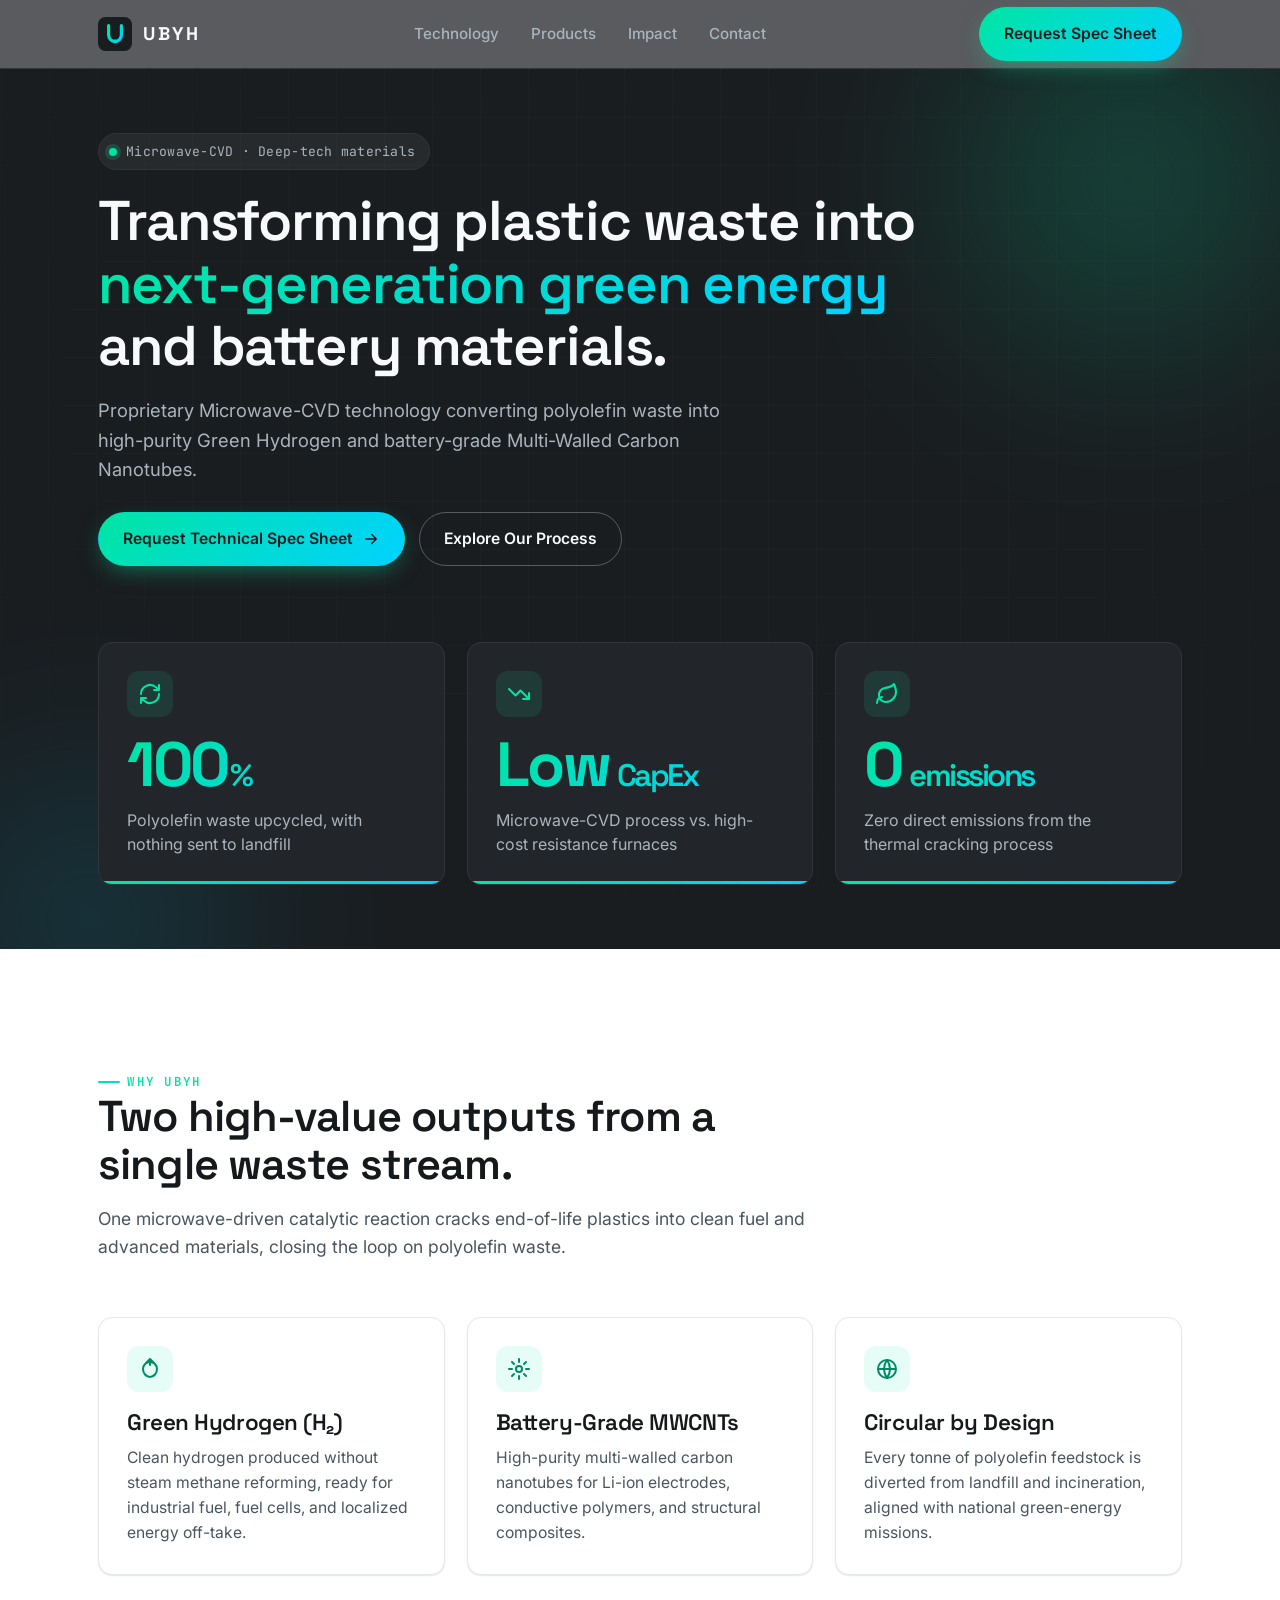
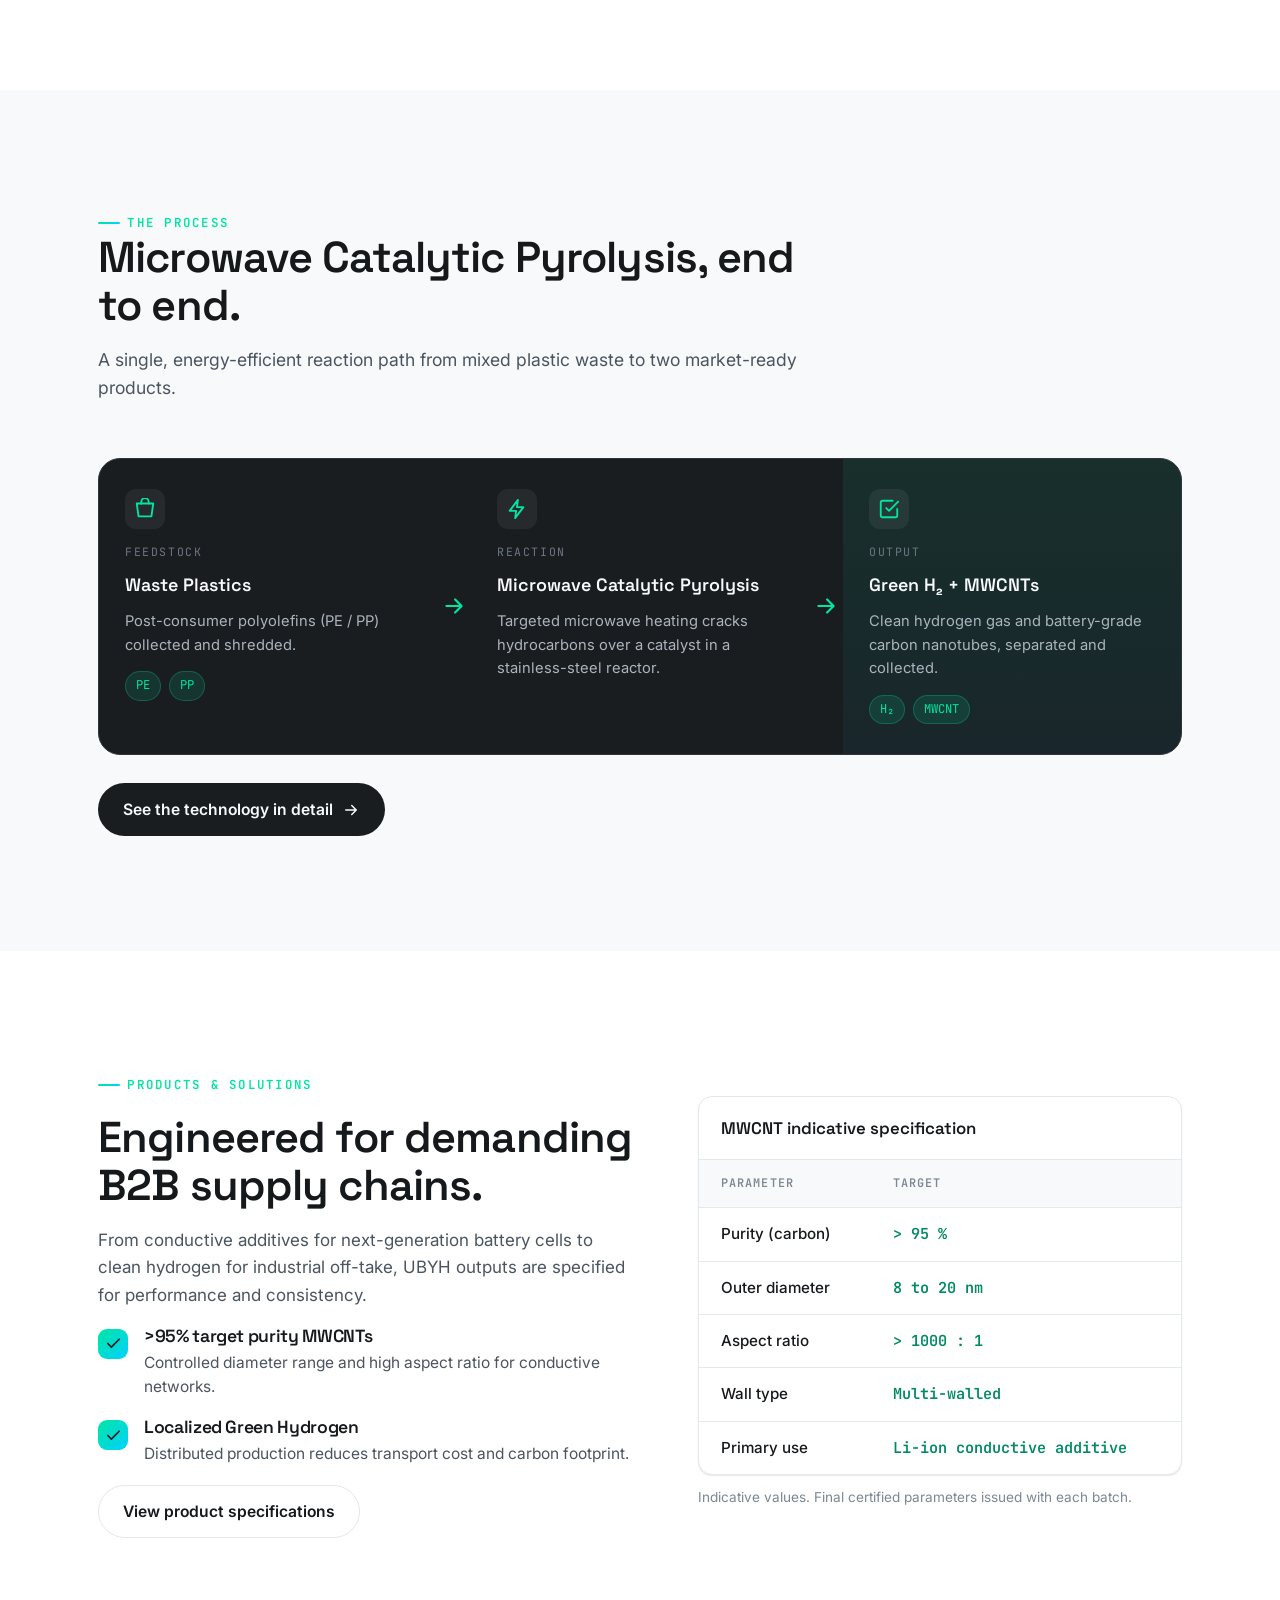
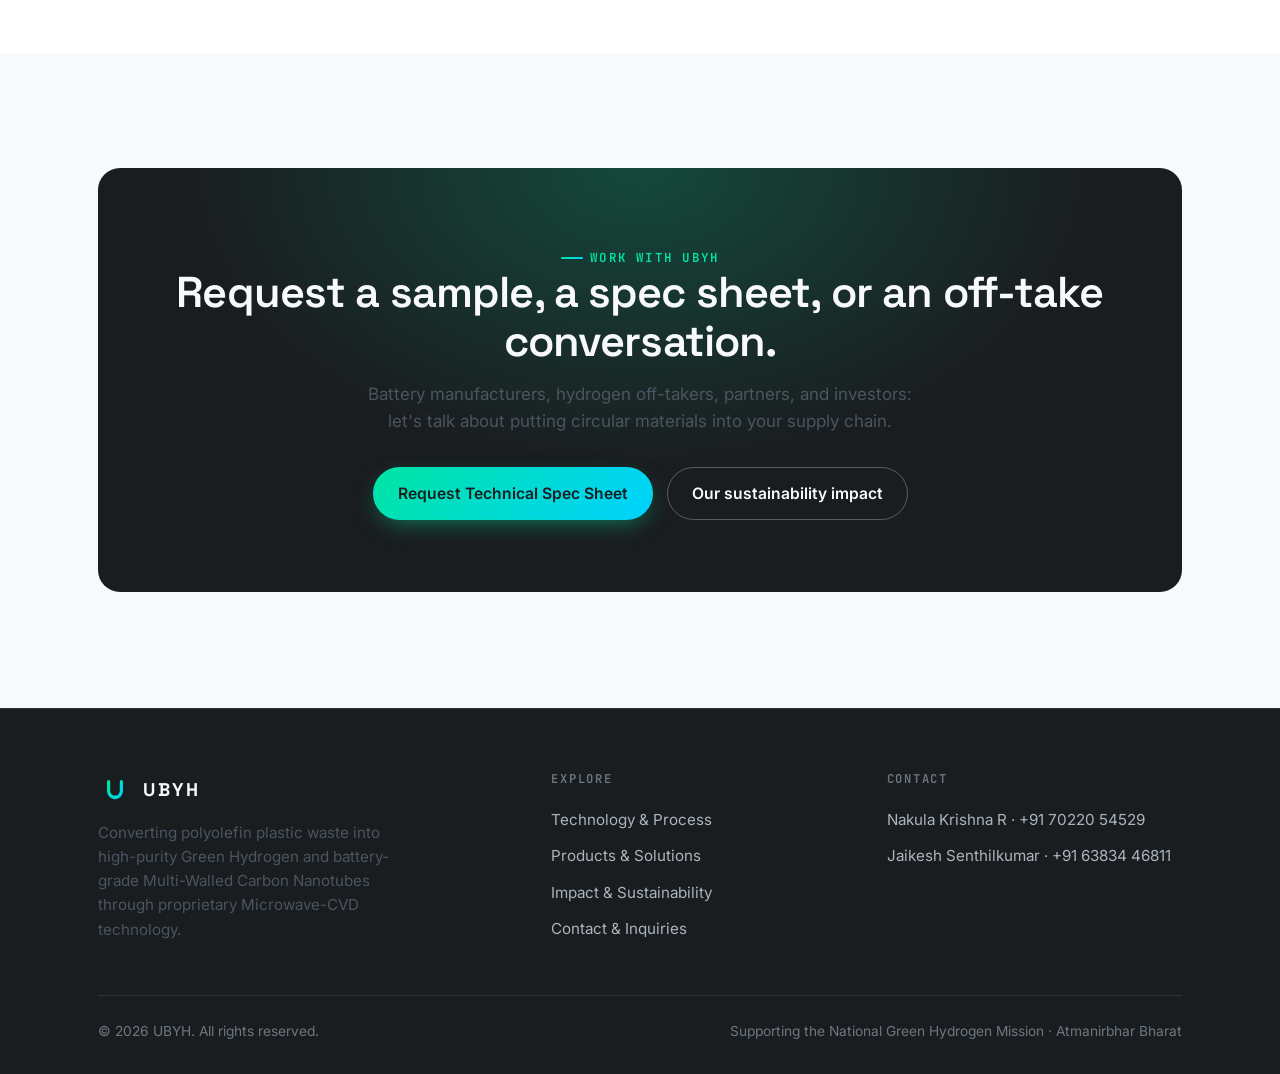
<file: index.html>
<!doctype html>
<html lang="en">
<head>
  <meta charset="utf-8">
  <meta name="viewport" content="width=device-width, initial-scale=1">
  <title>UBYH | Plastic Waste to Green Hydrogen & Battery-Grade MWCNTs</title>
  <meta name="description" content="UBYH converts polyolefin plastic waste into high-purity Green Hydrogen and battery-grade Multi-Walled Carbon Nanotubes using proprietary Microwave-CVD technology.">
  <link rel="icon" type="image/svg+xml" href="/assets/img/favicon.svg">
  <link rel="preconnect" href="https://fonts.googleapis.com">
  <link rel="preconnect" href="https://fonts.gstatic.com" crossorigin>
  <link href="https://fonts.googleapis.com/css2?family=Space+Grotesk:wght@500;600;700&family=Inter:wght@400;500;600&family=JetBrains+Mono:wght@500;600&display=swap" rel="stylesheet">
  <link rel="stylesheet" href="/assets/css/style.css?v=20261012">
</head>
<body>
<a class="skip-link" href="#main">Skip to content</a>

<!-- ======================= HEADER ======================= -->
<header class="site-header">
  <div class="container">
    <nav class="nav" aria-label="Primary">
      <a class="brand" href="/" aria-label="UBYH home">
        <img class="brand__mark" src="/assets/img/favicon.svg" alt="">
        <span class="brand__name">UBYH</span>
      </a>
      <ul class="nav__links" id="nav-links">
        <li><a href="/technology/">Technology</a></li>
        <li><a href="/products/">Products</a></li>
        <li><a href="/impact/">Impact</a></li>
        <li><a href="/contact/">Contact</a></li>
      </ul>
      <div class="nav__right">
        <a class="btn btn--primary" href="/contact/">Request Spec Sheet</a>
        <button class="nav__toggle" aria-label="Toggle menu" aria-controls="nav-links" aria-expanded="false">
          <svg viewBox="0 0 24 24" fill="none" stroke="currentColor" stroke-width="2" stroke-linecap="round"><path d="M3 6h18M3 12h18M3 18h18"/></svg>
        </button>
      </div>
    </nav>
  </div>
</header>

<main id="main">

<!-- ======================= HERO ======================= -->
<section class="hero">
  <div class="hero__glow" aria-hidden="true"></div>
  <div class="hero__grid" aria-hidden="true"></div>
  <div class="container">
    <div class="hero__inner">
      <span class="hero__badge"><span class="dot"></span> Microwave-CVD · Deep-tech materials</span>
      <h1>Transforming plastic waste into <span class="grad">next-generation green energy</span> and battery materials.</h1>
      <p class="hero__sub">Proprietary Microwave-CVD technology converting polyolefin waste into high-purity Green Hydrogen and battery-grade Multi-Walled Carbon Nanotubes.</p>
      <div class="hero__cta">
        <a class="btn btn--primary" href="/contact/">
          Request Technical Spec Sheet
          <svg viewBox="0 0 24 24" fill="none" stroke="currentColor" stroke-width="2" stroke-linecap="round" stroke-linejoin="round"><path d="M5 12h14M13 6l6 6-6 6"/></svg>
        </a>
        <a class="btn btn--ghost" href="/technology/">Explore Our Process</a>
      </div>
    </div>

    <!-- Core metrics (full container width, matches the card grids) -->
    <div class="metrics reveal">
        <div class="metric">
          <div class="metric__ico"><svg viewBox="0 0 24 24" fill="none" stroke="currentColor" stroke-width="2" stroke-linecap="round" stroke-linejoin="round"><path d="M3 12a9 9 0 0 1 15-6.7L21 8M21 3v5h-5"/><path d="M21 12a9 9 0 0 1-15 6.7L3 16M3 21v-5h5"/></svg></div>
          <div class="metric__value"><span data-count="100">0</span><span class="metric__unit">%</span></div>
          <div class="metric__label">Polyolefin waste upcycled, with nothing sent to landfill</div>
        </div>
        <div class="metric">
          <div class="metric__ico"><svg viewBox="0 0 24 24" fill="none" stroke="currentColor" stroke-width="2" stroke-linecap="round" stroke-linejoin="round"><path d="M22 17 13.5 8.5 8.5 13.5 2 7"/><path d="M16 17h6v-6"/></svg></div>
          <div class="metric__value">Low<span class="metric__unit">&nbsp;CapEx</span></div>
          <div class="metric__label">Microwave-CVD process vs. high-cost resistance furnaces</div>
        </div>
        <div class="metric">
          <div class="metric__ico"><svg viewBox="0 0 24 24" fill="none" stroke="currentColor" stroke-width="2" stroke-linecap="round" stroke-linejoin="round"><path d="M11 20A7 7 0 0 1 9.8 6.1C15.5 5 17 4.48 19 2c1 2 2 4.18 2 8 0 5.5-4.78 10-10 10Z"/><path d="M2 21c0-3 1.85-5.38 5.08-6"/></svg></div>
          <div class="metric__value"><span data-count="0">0</span><span class="metric__unit">&nbsp;emissions</span></div>
          <div class="metric__label">Zero direct emissions from the thermal cracking process</div>
        </div>
      </div>
  </div>
</section>

<!-- ======================= VALUE PROPS ======================= -->
<section class="section">
  <div class="container">
    <div class="section-head reveal">
      <span class="eyebrow">Why UBYH</span>
      <h2>Two high-value outputs from a single waste stream.</h2>
      <p>One microwave-driven catalytic reaction cracks end-of-life plastics into clean fuel and advanced materials, closing the loop on polyolefin waste.</p>
    </div>
    <div class="grid grid--3">
      <article class="card reveal">
        <div class="card__icon">
          <svg viewBox="0 0 24 24" fill="none" stroke="currentColor" stroke-width="2" stroke-linecap="round" stroke-linejoin="round"><path d="M12 2v6M8 6l4-4 4 4M5 12c0 4 3 8 7 8s7-4 7-8a7 7 0 0 0-14 0Z"/></svg>
        </div>
        <h3>Green Hydrogen (H₂)</h3>
        <p>Clean hydrogen produced without steam methane reforming, ready for industrial fuel, fuel cells, and localized energy off-take.</p>
      </article>
      <article class="card reveal">
        <div class="card__icon">
          <svg viewBox="0 0 24 24" fill="none" stroke="currentColor" stroke-width="2" stroke-linecap="round" stroke-linejoin="round"><circle cx="12" cy="12" r="3"/><path d="M12 2v3M12 19v3M2 12h3M19 12h3M5 5l2 2M17 17l2 2M19 5l-2 2M7 17l-2 2"/></svg>
        </div>
        <h3>Battery-Grade MWCNTs</h3>
        <p>High-purity multi-walled carbon nanotubes for Li-ion electrodes, conductive polymers, and structural composites.</p>
      </article>
      <article class="card reveal">
        <div class="card__icon">
          <svg viewBox="0 0 24 24" fill="none" stroke="currentColor" stroke-width="2" stroke-linecap="round" stroke-linejoin="round"><path d="M3 12a9 9 0 1 0 9-9M3 12a9 9 0 0 1 9-9M3 12h18"/><path d="M12 3a15 15 0 0 1 0 18M12 3a15 15 0 0 0 0 18"/></svg>
        </div>
        <h3>Circular by Design</h3>
        <p>Every tonne of polyolefin feedstock is diverted from landfill and incineration, aligned with national green-energy missions.</p>
      </article>
    </div>
  </div>
</section>

<!-- ======================= PROCESS SNAPSHOT ======================= -->
<section class="section section--soft">
  <div class="container">
    <div class="section-head reveal">
      <span class="eyebrow">The Process</span>
      <h2>Microwave Catalytic Pyrolysis, end to end.</h2>
      <p>A single, energy-efficient reaction path from mixed plastic waste to two market-ready products.</p>
    </div>
    <div class="flow reveal" role="img" aria-label="Process flow: waste plastics to microwave catalytic pyrolysis to green hydrogen and battery-grade MWCNTs">
      <div class="flow__node">
        <div class="flow__ico"><svg viewBox="0 0 24 24" fill="none" stroke="currentColor" stroke-width="2" stroke-linecap="round" stroke-linejoin="round"><path d="M3 6h18l-2 14H5L3 6Z"/><path d="M8 6V4a4 4 0 0 1 8 0v2"/></svg></div>
        <div class="flow__stage">Feedstock</div>
        <div class="flow__title">Waste Plastics</div>
        <div class="flow__desc">Post-consumer polyolefins (PE / PP) collected and shredded.</div>
        <div class="flow__chips"><span class="chip">PE</span><span class="chip">PP</span></div>
      </div>
      <div class="flow__arrow" aria-hidden="true"><svg viewBox="0 0 24 24" fill="none" stroke="currentColor" stroke-width="2" stroke-linecap="round" stroke-linejoin="round"><path d="M5 12h14M13 6l6 6-6 6"/></svg></div>
      <div class="flow__node">
        <div class="flow__ico"><svg viewBox="0 0 24 24" fill="none" stroke="currentColor" stroke-width="2" stroke-linecap="round" stroke-linejoin="round"><path d="M13 2 4 14h7l-1 8 9-12h-7l1-8Z"/></svg></div>
        <div class="flow__stage">Reaction</div>
        <div class="flow__title">Microwave Catalytic Pyrolysis</div>
        <div class="flow__desc">Targeted microwave heating cracks hydrocarbons over a catalyst in a stainless-steel reactor.</div>
      </div>
      <div class="flow__arrow" aria-hidden="true"><svg viewBox="0 0 24 24" fill="none" stroke="currentColor" stroke-width="2" stroke-linecap="round" stroke-linejoin="round"><path d="M5 12h14M13 6l6 6-6 6"/></svg></div>
      <div class="flow__node flow__node--output">
        <div class="flow__ico"><svg viewBox="0 0 24 24" fill="none" stroke="currentColor" stroke-width="2" stroke-linecap="round" stroke-linejoin="round"><path d="m9 11 3 3L22 4"/><path d="M21 12v7a2 2 0 0 1-2 2H5a2 2 0 0 1-2-2V5a2 2 0 0 1 2-2h11"/></svg></div>
        <div class="flow__stage">Output</div>
        <div class="flow__title">Green H₂ + MWCNTs</div>
        <div class="flow__desc">Clean hydrogen gas and battery-grade carbon nanotubes, separated and collected.</div>
        <div class="flow__chips"><span class="chip">H₂</span><span class="chip">MWCNT</span></div>
      </div>
    </div>
    <div style="margin-top:28px" class="reveal">
      <a class="btn btn--dark" href="/technology/">See the technology in detail
        <svg viewBox="0 0 24 24" fill="none" stroke="currentColor" stroke-width="2" stroke-linecap="round" stroke-linejoin="round"><path d="M5 12h14M13 6l6 6-6 6"/></svg>
      </a>
    </div>
  </div>
</section>

<!-- ======================= PRODUCTS TEASER ======================= -->
<section class="section">
  <div class="container">
    <div class="split">
      <div class="stack reveal">
        <span class="eyebrow">Products &amp; Solutions</span>
        <h2>Engineered for demanding B2B supply chains.</h2>
        <p>From conductive additives for next-generation battery cells to clean hydrogen for industrial off-take, UBYH outputs are specified for performance and consistency.</p>
        <div class="stack">
          <div class="feature">
            <span class="feature__dot"><svg viewBox="0 0 24 24" fill="none" stroke="currentColor" stroke-width="2.4" stroke-linecap="round" stroke-linejoin="round"><path d="M20 6 9 17l-5-5"/></svg></span>
            <div><h3>&gt;95% target purity MWCNTs</h3><p>Controlled diameter range and high aspect ratio for conductive networks.</p></div>
          </div>
          <div class="feature">
            <span class="feature__dot"><svg viewBox="0 0 24 24" fill="none" stroke="currentColor" stroke-width="2.4" stroke-linecap="round" stroke-linejoin="round"><path d="M20 6 9 17l-5-5"/></svg></span>
            <div><h3>Localized Green Hydrogen</h3><p>Distributed production reduces transport cost and carbon footprint.</p></div>
          </div>
        </div>
        <div><a class="btn btn--outline" href="/products/">View product specifications</a></div>
      </div>
      <div class="reveal">
        <div class="table-wrap">
          <table class="spec">
            <caption>MWCNT indicative specification</caption>
            <thead><tr><th>Parameter</th><th>Target</th></tr></thead>
            <tbody>
              <tr><td>Purity (carbon)</td><td class="val">&gt; 95 %</td></tr>
              <tr><td>Outer diameter</td><td class="val">8 to 20 nm</td></tr>
              <tr><td>Aspect ratio</td><td class="val">&gt; 1000 : 1</td></tr>
              <tr><td>Wall type</td><td class="val">Multi-walled</td></tr>
              <tr><td>Primary use</td><td class="val">Li-ion conductive additive</td></tr>
            </tbody>
          </table>
        </div>
        <p class="form__note" style="margin-top:12px">Indicative values. Final certified parameters issued with each batch.</p>
      </div>
    </div>
  </div>
</section>

<!-- ======================= CTA BAND ======================= -->
<section class="section section--soft">
  <div class="container">
    <div class="cta-band reveal">
      <span class="eyebrow">Work with UBYH</span>
      <h2>Request a sample, a spec sheet, or an off-take conversation.</h2>
      <p>Battery manufacturers, hydrogen off-takers, partners, and investors: let's talk about putting circular materials into your supply chain.</p>
      <div class="btn-row">
        <a class="btn btn--primary" href="/contact/">Request Technical Spec Sheet</a>
        <a class="btn btn--ghost" href="/impact/">Our sustainability impact</a>
      </div>
    </div>
  </div>
</section>

</main>

<!-- ======================= FOOTER ======================= -->
<footer class="site-footer">
  <div class="container">
    <div class="footer__top">
      <div class="footer__brand">
        <a class="brand" href="/" aria-label="UBYH home">
          <img class="brand__mark" src="/assets/img/favicon.svg" alt="">
          <span class="brand__name">UBYH</span>
        </a>
        <p>Converting polyolefin plastic waste into high-purity Green Hydrogen and battery-grade Multi-Walled Carbon Nanotubes through proprietary Microwave-CVD technology.</p>
      </div>
      <div class="footer__col">
        <h4>Explore</h4>
        <a href="/technology/">Technology &amp; Process</a>
        <a href="/products/">Products &amp; Solutions</a>
        <a href="/impact/">Impact &amp; Sustainability</a>
        <a href="/contact/">Contact &amp; Inquiries</a>
      </div>
      <div class="footer__col">
        <h4>Contact</h4>
        <a href="tel:+917022054529">Nakula Krishna R · +91 70220 54529</a>
        <a href="tel:+916383446811">Jaikesh Senthilkumar · +91 63834 46811</a>
      </div>
    </div>
    <div class="footer__bottom">
      <span>© <span data-year>2026</span> UBYH. All rights reserved.</span>
      <span>Supporting the National Green Hydrogen Mission · Atmanirbhar Bharat</span>
    </div>
  </div>
</footer>

<script src="/assets/js/main.js?v=20261012" defer></script>
</body>
</html>
</file>
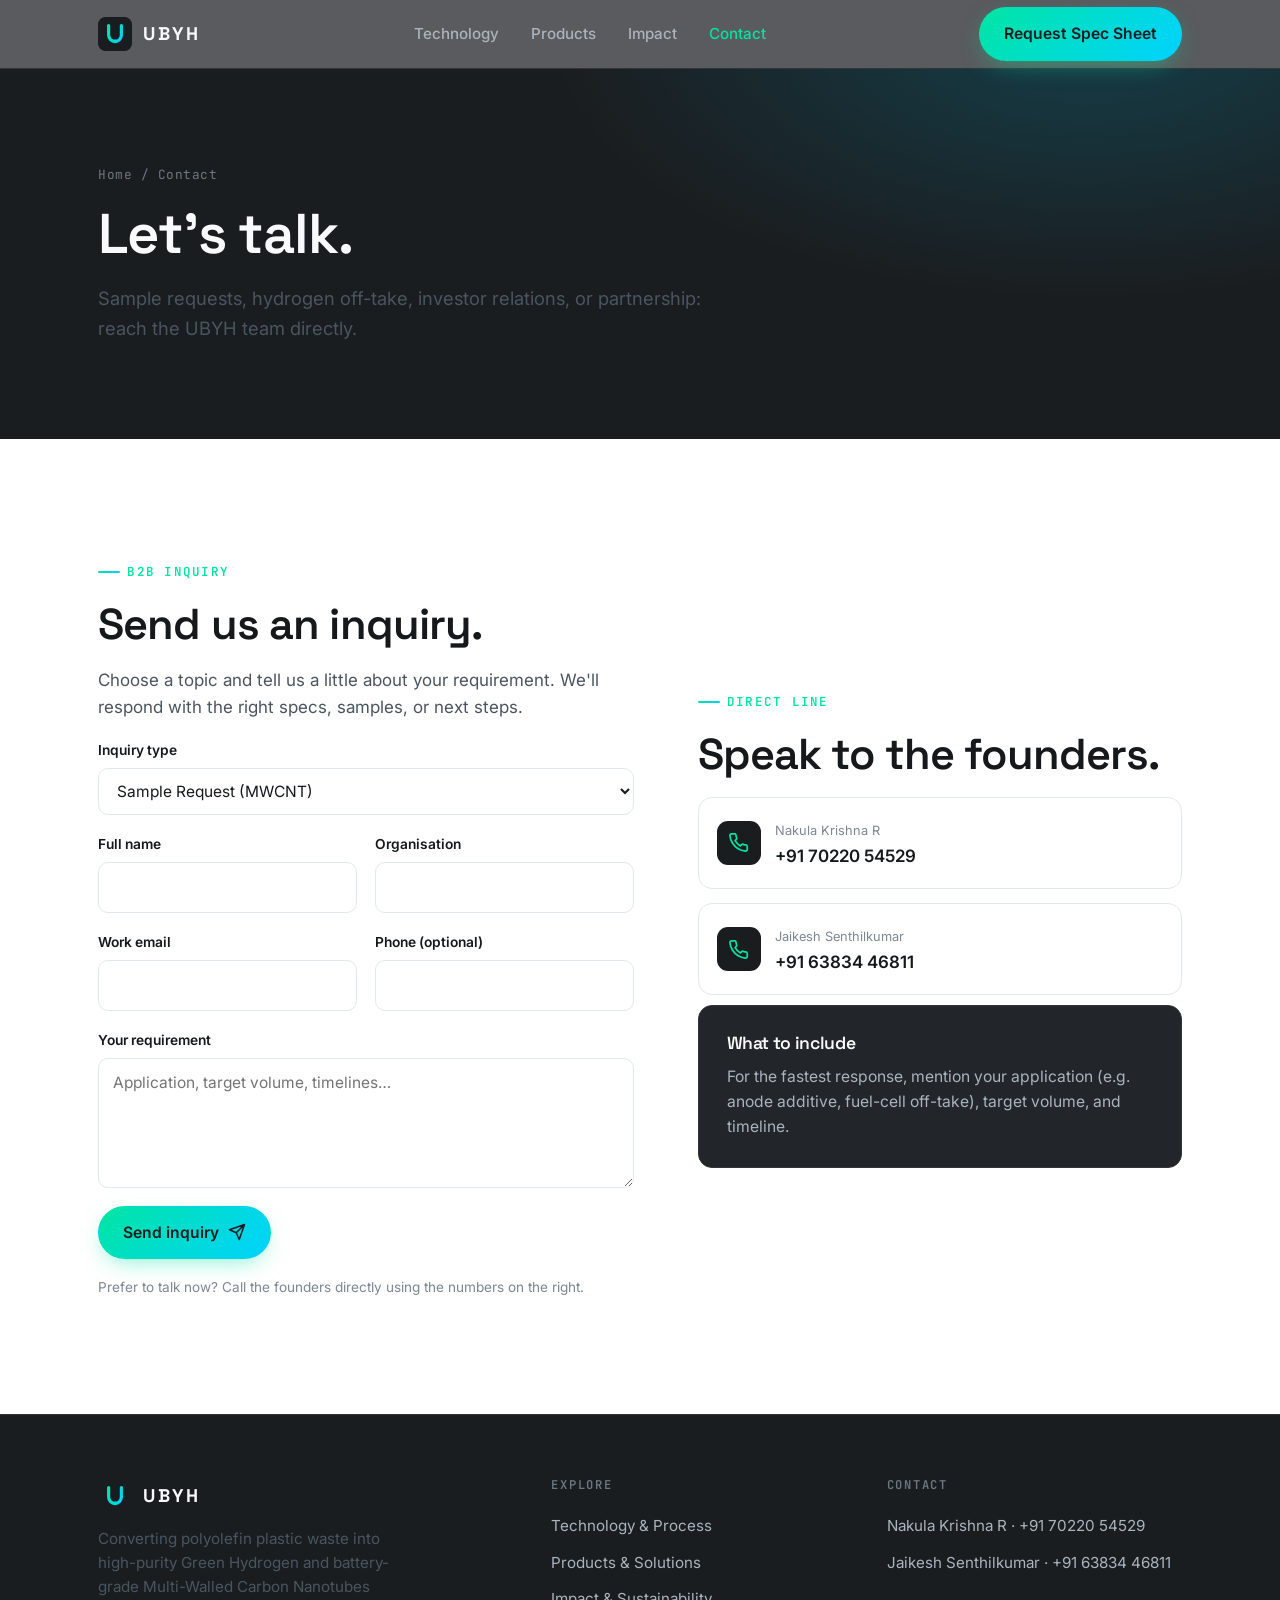
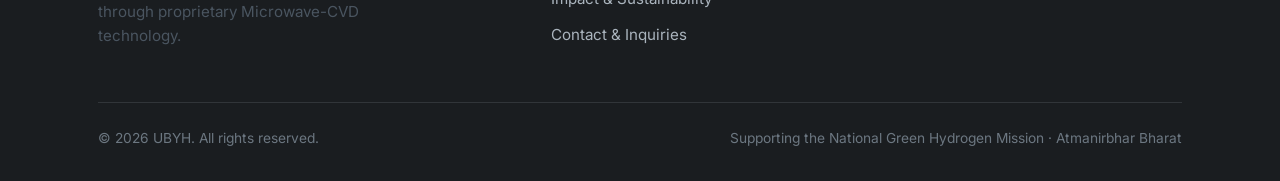
<file: contact/index.html>
<!doctype html>
<html lang="en">
<head>
  <meta charset="utf-8">
  <meta name="viewport" content="width=device-width, initial-scale=1">
  <title>Contact &amp; B2B Inquiries | UBYH</title>
  <meta name="description" content="Request MWCNT samples, hydrogen off-take, investor relations, or partnership with UBYH.">
  <link rel="icon" type="image/svg+xml" href="/assets/img/favicon.svg">
  <link rel="preconnect" href="https://fonts.googleapis.com">
  <link rel="preconnect" href="https://fonts.gstatic.com" crossorigin>
  <link href="https://fonts.googleapis.com/css2?family=Space+Grotesk:wght@500;600;700&family=Inter:wght@400;500;600&family=JetBrains+Mono:wght@500;600&display=swap" rel="stylesheet">
  <link rel="stylesheet" href="/assets/css/style.css?v=20261012">
</head>
<body>
<a class="skip-link" href="#main">Skip to content</a>

<header class="site-header">
  <div class="container">
    <nav class="nav" aria-label="Primary">
      <a class="brand" href="/" aria-label="UBYH home">
        <img class="brand__mark" src="/assets/img/favicon.svg" alt="">
        <span class="brand__name">UBYH</span>
      </a>
      <ul class="nav__links" id="nav-links">
        <li><a href="/technology/">Technology</a></li>
        <li><a href="/products/">Products</a></li>
        <li><a href="/impact/">Impact</a></li>
        <li><a href="/contact/" class="is-active">Contact</a></li>
      </ul>
      <div class="nav__right">
        <a class="btn btn--primary" href="#inquiry">Request Spec Sheet</a>
        <button class="nav__toggle" aria-label="Toggle menu" aria-controls="nav-links" aria-expanded="false">
          <svg viewBox="0 0 24 24" fill="none" stroke="currentColor" stroke-width="2" stroke-linecap="round"><path d="M3 6h18M3 12h18M3 18h18"/></svg>
        </button>
      </div>
    </nav>
  </div>
</header>

<main id="main">

<section class="page-hero">
  <div class="container">
    <div class="breadcrumb"><a href="/">Home</a> / Contact</div>
    <h1>Let's talk.</h1>
    <p>Sample requests, hydrogen off-take, investor relations, or partnership: reach the UBYH team directly.</p>
  </div>
</section>

<section class="section">
  <div class="container">
    <div class="split">
      <!-- Form -->
      <div class="stack reveal" id="inquiry">
        <span class="eyebrow">B2B Inquiry</span>
        <h2>Send us an inquiry.</h2>
        <p>Choose a topic and tell us a little about your requirement. We'll respond with the right specs, samples, or next steps.</p>

        <!-- Online submission is not wired up yet (no inbox created).
             On submit, the form shows an inline confirmation and points to the
             founders' direct lines. To enable real submissions later: create a free
             form at https://formspree.io and set
             action="https://formspree.io/f/XXXXXXXX" method="POST" on this <form>. -->
        <form class="form" data-contact-form method="POST">
          <div class="field">
            <label for="inquiry-type">Inquiry type</label>
            <select id="inquiry-type" name="inquiry" required>
              <option value="Sample Request (MWCNT)">Sample Request (MWCNT)</option>
              <option value="Hydrogen Off-take Inquiry">Hydrogen Off-take Inquiry</option>
              <option value="Investor Relations">Investor Relations</option>
              <option value="Partnership">Partnership</option>
            </select>
          </div>
          <div class="form__row">
            <div class="field">
              <label for="name">Full name</label>
              <input type="text" id="name" name="name" autocomplete="name" required>
            </div>
            <div class="field">
              <label for="org">Organisation</label>
              <input type="text" id="org" name="org" autocomplete="organization">
            </div>
          </div>
          <div class="form__row">
            <div class="field">
              <label for="email">Work email</label>
              <input type="email" id="email" name="email" autocomplete="email" required>
            </div>
            <div class="field">
              <label for="phone">Phone (optional)</label>
              <input type="tel" id="phone" name="phone" autocomplete="tel">
            </div>
          </div>
          <div class="field">
            <label for="message">Your requirement</label>
            <textarea id="message" name="message" placeholder="Application, target volume, timelines…" required></textarea>
          </div>
          <div>
            <button type="submit" class="btn btn--primary">
              Send inquiry
              <svg viewBox="0 0 24 24" fill="none" stroke="currentColor" stroke-width="2" stroke-linecap="round" stroke-linejoin="round"><path d="M22 2 11 13M22 2l-7 20-4-9-9-4 20-7Z"/></svg>
            </button>
          </div>
          <p class="form__note">Prefer to talk now? Call the founders directly using the numbers on the right.</p>
        </form>

        <!-- Shown after submit (no backend yet) -->
        <div class="form-success" data-form-success hidden>
          <div class="form-success__ic"><svg viewBox="0 0 24 24" fill="none" stroke="currentColor" stroke-width="2.4" stroke-linecap="round" stroke-linejoin="round"><path d="M20 6 9 17l-5-5"/></svg></div>
          <h3>Thanks, <span data-success-name>there</span>.</h3>
          <p>We've captured your details. Online inquiry submission is being set up, so for the fastest response please reach the founders directly:</p>
          <div class="contact-list">
            <a class="contact-item" href="tel:+917022054529">
              <span class="contact-item__ic"><svg viewBox="0 0 24 24" fill="none" stroke="currentColor" stroke-width="2" stroke-linecap="round" stroke-linejoin="round"><path d="M22 16.9v3a2 2 0 0 1-2.2 2 19.8 19.8 0 0 1-8.6-3 19.5 19.5 0 0 1-6-6 19.8 19.8 0 0 1-3-8.6A2 2 0 0 1 4.1 2h3a2 2 0 0 1 2 1.7c.1 1 .4 1.9.7 2.8a2 2 0 0 1-.5 2.1L8.1 9.9a16 16 0 0 0 6 6l1.3-1.3a2 2 0 0 1 2.1-.5c.9.3 1.8.6 2.8.7a2 2 0 0 1 1.7 2Z"/></svg></span>
              <span><span class="contact-item__k">Nakula Krishna R</span><br><span class="contact-item__v">+91 70220 54529</span></span>
            </a>
            <a class="contact-item" href="tel:+916383446811">
              <span class="contact-item__ic"><svg viewBox="0 0 24 24" fill="none" stroke="currentColor" stroke-width="2" stroke-linecap="round" stroke-linejoin="round"><path d="M22 16.9v3a2 2 0 0 1-2.2 2 19.8 19.8 0 0 1-8.6-3 19.5 19.5 0 0 1-6-6 19.8 19.8 0 0 1-3-8.6A2 2 0 0 1 4.1 2h3a2 2 0 0 1 2 1.7c.1 1 .4 1.9.7 2.8a2 2 0 0 1-.5 2.1L8.1 9.9a16 16 0 0 0 6 6l1.3-1.3a2 2 0 0 1 2.1-.5c.9.3 1.8.6 2.8.7a2 2 0 0 1 1.7 2Z"/></svg></span>
              <span><span class="contact-item__k">Jaikesh Senthilkumar</span><br><span class="contact-item__v">+91 63834 46811</span></span>
            </a>
          </div>
        </div>
      </div>

      <!-- Direct contacts -->
      <div class="stack reveal">
        <span class="eyebrow">Direct line</span>
        <h2>Speak to the founders.</h2>
        <div class="contact-list">
          <a class="contact-item" href="tel:+917022054529">
            <span class="contact-item__ic"><svg viewBox="0 0 24 24" fill="none" stroke="currentColor" stroke-width="2" stroke-linecap="round" stroke-linejoin="round"><path d="M22 16.9v3a2 2 0 0 1-2.2 2 19.8 19.8 0 0 1-8.6-3 19.5 19.5 0 0 1-6-6 19.8 19.8 0 0 1-3-8.6A2 2 0 0 1 4.1 2h3a2 2 0 0 1 2 1.7c.1 1 .4 1.9.7 2.8a2 2 0 0 1-.5 2.1L8.1 9.9a16 16 0 0 0 6 6l1.3-1.3a2 2 0 0 1 2.1-.5c.9.3 1.8.6 2.8.7a2 2 0 0 1 1.7 2Z"/></svg></span>
            <span><span class="contact-item__k">Nakula Krishna R</span><br><span class="contact-item__v">+91 70220 54529</span></span>
          </a>
          <a class="contact-item" href="tel:+916383446811">
            <span class="contact-item__ic"><svg viewBox="0 0 24 24" fill="none" stroke="currentColor" stroke-width="2" stroke-linecap="round" stroke-linejoin="round"><path d="M22 16.9v3a2 2 0 0 1-2.2 2 19.8 19.8 0 0 1-8.6-3 19.5 19.5 0 0 1-6-6 19.8 19.8 0 0 1-3-8.6A2 2 0 0 1 4.1 2h3a2 2 0 0 1 2 1.7c.1 1 .4 1.9.7 2.8a2 2 0 0 1-.5 2.1L8.1 9.9a16 16 0 0 0 6 6l1.3-1.3a2 2 0 0 1 2.1-.5c.9.3 1.8.6 2.8.7a2 2 0 0 1 1.7 2Z"/></svg></span>
            <span><span class="contact-item__k">Jaikesh Senthilkumar</span><br><span class="contact-item__v">+91 63834 46811</span></span>
          </a>
        </div>
        <div class="card card--carbon" style="margin-top:10px">
          <h3 style="font-size:1.1rem">What to include</h3>
          <p>For the fastest response, mention your application (e.g. anode additive, fuel-cell off-take), target volume, and timeline.</p>
        </div>
      </div>
    </div>
  </div>
</section>

</main>

<footer class="site-footer">
  <div class="container">
    <div class="footer__top">
      <div class="footer__brand">
        <a class="brand" href="/" aria-label="UBYH home">
          <img class="brand__mark" src="/assets/img/favicon.svg" alt="">
          <span class="brand__name">UBYH</span>
        </a>
        <p>Converting polyolefin plastic waste into high-purity Green Hydrogen and battery-grade Multi-Walled Carbon Nanotubes through proprietary Microwave-CVD technology.</p>
      </div>
      <div class="footer__col">
        <h4>Explore</h4>
        <a href="/technology/">Technology &amp; Process</a>
        <a href="/products/">Products &amp; Solutions</a>
        <a href="/impact/">Impact &amp; Sustainability</a>
        <a href="/contact/">Contact &amp; Inquiries</a>
      </div>
      <div class="footer__col">
        <h4>Contact</h4>
        <a href="tel:+917022054529">Nakula Krishna R · +91 70220 54529</a>
        <a href="tel:+916383446811">Jaikesh Senthilkumar · +91 63834 46811</a>
      </div>
    </div>
    <div class="footer__bottom">
      <span>© <span data-year>2026</span> UBYH. All rights reserved.</span>
      <span>Supporting the National Green Hydrogen Mission · Atmanirbhar Bharat</span>
    </div>
  </div>
</footer>

<script src="/assets/js/main.js?v=20261012" defer></script>
</body>
</html>
</file>
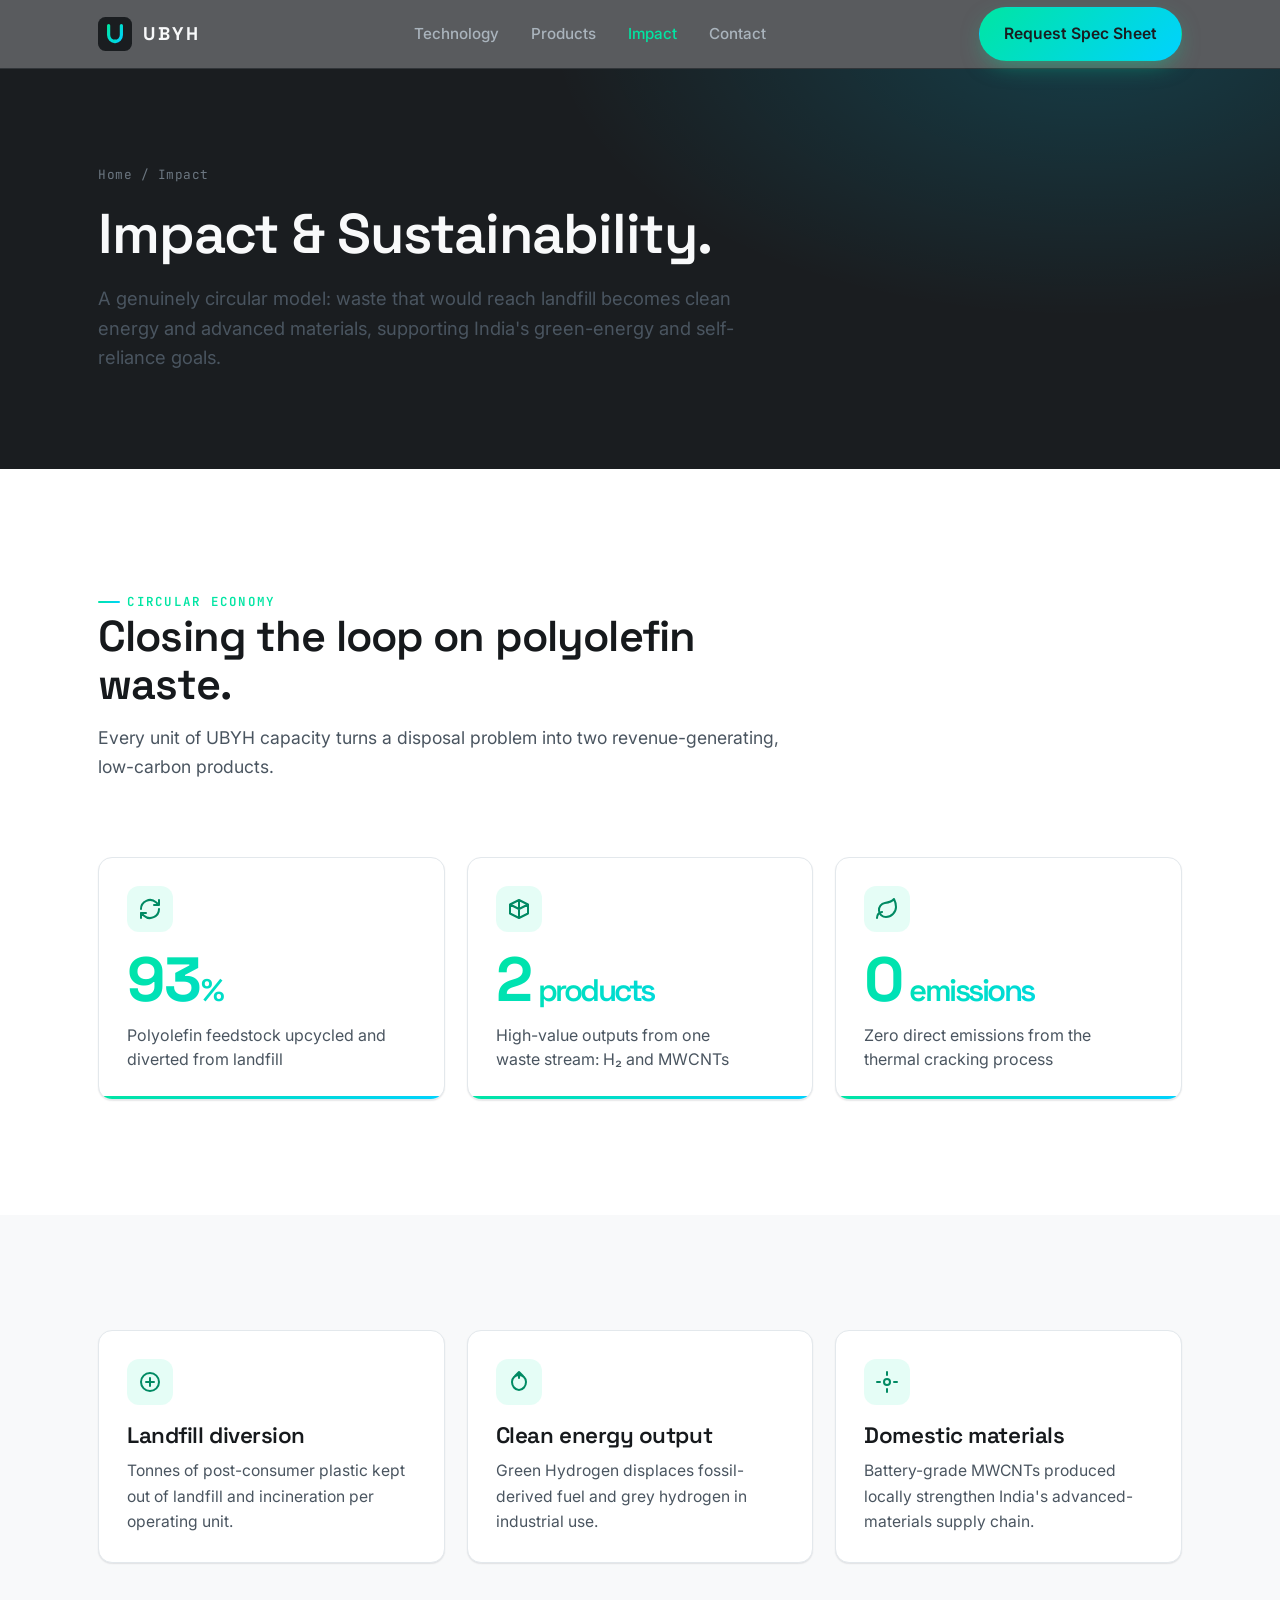
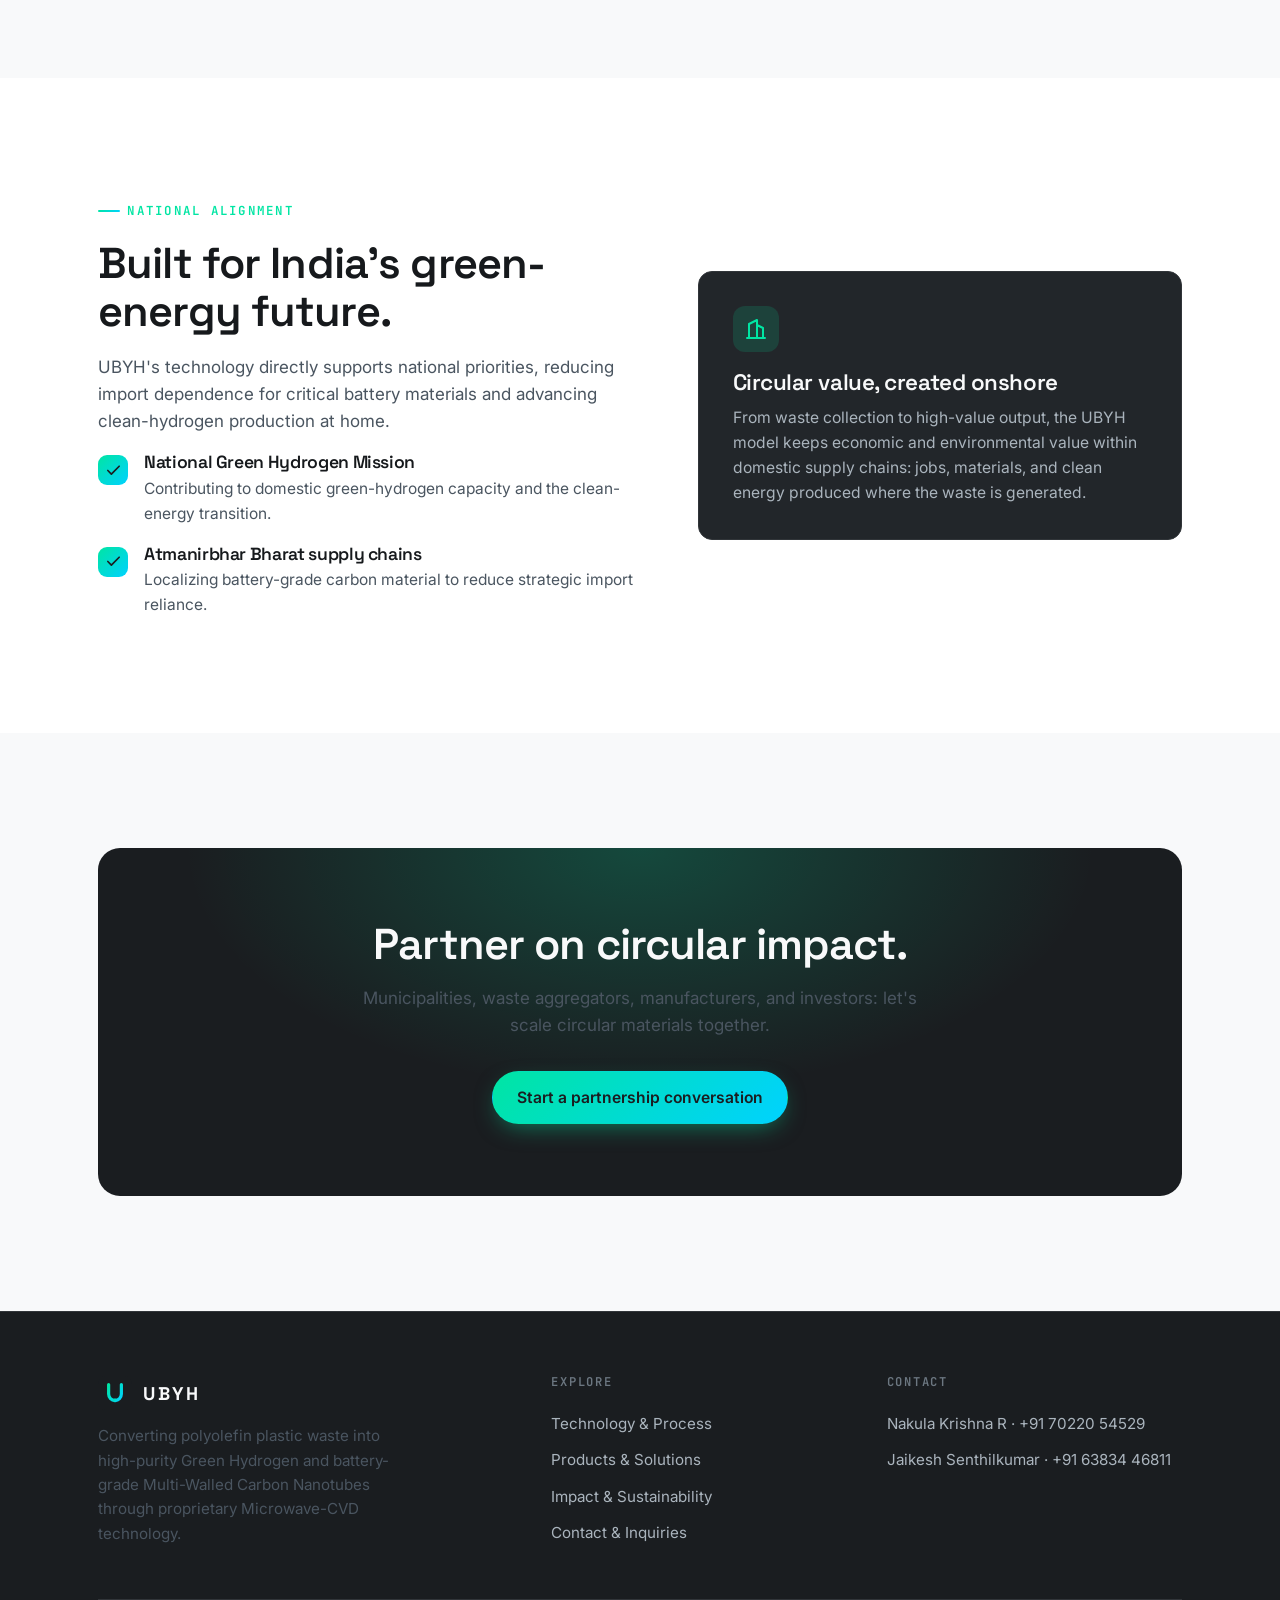
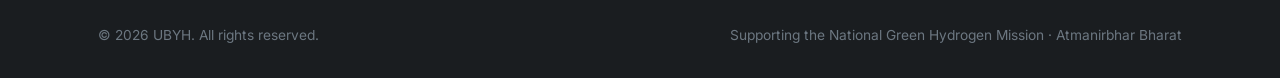
<file: impact/index.html>
<!doctype html>
<html lang="en">
<head>
  <meta charset="utf-8">
  <meta name="viewport" content="width=device-width, initial-scale=1">
  <title>Impact &amp; Sustainability | UBYH Circular Economy</title>
  <meta name="description" content="UBYH diverts polyolefin waste from landfill into Green Hydrogen and carbon nanotubes, supporting the National Green Hydrogen Mission and Atmanirbhar Bharat supply chains.">
  <link rel="icon" type="image/svg+xml" href="/assets/img/favicon.svg">
  <link rel="preconnect" href="https://fonts.googleapis.com">
  <link rel="preconnect" href="https://fonts.gstatic.com" crossorigin>
  <link href="https://fonts.googleapis.com/css2?family=Space+Grotesk:wght@500;600;700&family=Inter:wght@400;500;600&family=JetBrains+Mono:wght@500;600&display=swap" rel="stylesheet">
  <link rel="stylesheet" href="/assets/css/style.css?v=20261012">
</head>
<body>
<a class="skip-link" href="#main">Skip to content</a>

<header class="site-header">
  <div class="container">
    <nav class="nav" aria-label="Primary">
      <a class="brand" href="/" aria-label="UBYH home">
        <img class="brand__mark" src="/assets/img/favicon.svg" alt="">
        <span class="brand__name">UBYH</span>
      </a>
      <ul class="nav__links" id="nav-links">
        <li><a href="/technology/">Technology</a></li>
        <li><a href="/products/">Products</a></li>
        <li><a href="/impact/" class="is-active">Impact</a></li>
        <li><a href="/contact/">Contact</a></li>
      </ul>
      <div class="nav__right">
        <a class="btn btn--primary" href="/contact/">Request Spec Sheet</a>
        <button class="nav__toggle" aria-label="Toggle menu" aria-controls="nav-links" aria-expanded="false">
          <svg viewBox="0 0 24 24" fill="none" stroke="currentColor" stroke-width="2" stroke-linecap="round"><path d="M3 6h18M3 12h18M3 18h18"/></svg>
        </button>
      </div>
    </nav>
  </div>
</header>

<main id="main">

<section class="page-hero">
  <div class="container">
    <div class="breadcrumb"><a href="/">Home</a> / Impact</div>
    <h1>Impact &amp; Sustainability.</h1>
    <p>A genuinely circular model: waste that would reach landfill becomes clean energy and advanced materials, supporting India's green-energy and self-reliance goals.</p>
  </div>
</section>

<!-- Circular metrics -->
<section class="section">
  <div class="container">
    <div class="section-head reveal">
      <span class="eyebrow">Circular Economy</span>
      <h2>Closing the loop on polyolefin waste.</h2>
      <p>Every unit of UBYH capacity turns a disposal problem into two revenue-generating, low-carbon products.</p>
    </div>
    <div class="metrics metrics--light reveal">
      <div class="metric">
        <div class="metric__ico"><svg viewBox="0 0 24 24" fill="none" stroke="currentColor" stroke-width="2" stroke-linecap="round" stroke-linejoin="round"><path d="M3 12a9 9 0 0 1 15-6.7L21 8M21 3v5h-5"/><path d="M21 12a9 9 0 0 1-15 6.7L3 16M3 21v-5h5"/></svg></div>
        <div class="metric__value"><span data-count="100">0</span><span class="metric__unit">%</span></div>
        <div class="metric__label">Polyolefin feedstock upcycled and diverted from landfill</div>
      </div>
      <div class="metric">
        <div class="metric__ico"><svg viewBox="0 0 24 24" fill="none" stroke="currentColor" stroke-width="2" stroke-linecap="round" stroke-linejoin="round"><path d="M12 3v18M3 7.5 12 3l9 4.5M3 7.5 12 12l9-4.5M3 7.5v9L12 21l9-4.5v-9"/></svg></div>
        <div class="metric__value"><span data-count="2">0</span><span class="metric__unit">&nbsp;products</span></div>
        <div class="metric__label">High-value outputs from one waste stream: H&#8322; and MWCNTs</div>
      </div>
      <div class="metric">
        <div class="metric__ico"><svg viewBox="0 0 24 24" fill="none" stroke="currentColor" stroke-width="2" stroke-linecap="round" stroke-linejoin="round"><path d="M11 20A7 7 0 0 1 9.8 6.1C15.5 5 17 4.48 19 2c1 2 2 4.18 2 8 0 5.5-4.78 10-10 10Z"/><path d="M2 21c0-3 1.85-5.38 5.08-6"/></svg></div>
        <div class="metric__value"><span data-count="0">0</span><span class="metric__unit">&nbsp;emissions</span></div>
        <div class="metric__label">Zero direct emissions from the thermal cracking process</div>
      </div>
    </div>
  </div>
</section>

<!-- Pillars -->
<section class="section section--soft">
  <div class="container">
    <div class="grid grid--3">
      <article class="card reveal">
        <div class="card__icon"><svg viewBox="0 0 24 24" fill="none" stroke="currentColor" stroke-width="2" stroke-linecap="round" stroke-linejoin="round"><path d="M3 12a9 9 0 1 0 18 0 9 9 0 0 0-18 0Z"/><path d="M8 12h8M12 8v8"/></svg></div>
        <h3>Landfill diversion</h3>
        <p>Tonnes of post-consumer plastic kept out of landfill and incineration per operating unit.</p>
      </article>
      <article class="card reveal">
        <div class="card__icon"><svg viewBox="0 0 24 24" fill="none" stroke="currentColor" stroke-width="2" stroke-linecap="round" stroke-linejoin="round"><path d="M12 2v6M8 6l4-4 4 4M5 12c0 4 3 8 7 8s7-4 7-8a7 7 0 0 0-14 0Z"/></svg></div>
        <h3>Clean energy output</h3>
        <p>Green Hydrogen displaces fossil-derived fuel and grey hydrogen in industrial use.</p>
      </article>
      <article class="card reveal">
        <div class="card__icon"><svg viewBox="0 0 24 24" fill="none" stroke="currentColor" stroke-width="2" stroke-linecap="round" stroke-linejoin="round"><circle cx="12" cy="12" r="3"/><path d="M12 2v3M12 19v3M2 12h3M19 12h3"/></svg></div>
        <h3>Domestic materials</h3>
        <p>Battery-grade MWCNTs produced locally strengthen India's advanced-materials supply chain.</p>
      </article>
    </div>
  </div>
</section>

<!-- National alignment -->
<section class="section">
  <div class="container">
    <div class="split">
      <div class="stack reveal">
        <span class="eyebrow">National Alignment</span>
        <h2>Built for India's green-energy future.</h2>
        <p>UBYH's technology directly supports national priorities, reducing import dependence for critical battery materials and advancing clean-hydrogen production at home.</p>
        <div class="stack">
          <div class="feature">
            <span class="feature__dot"><svg viewBox="0 0 24 24" fill="none" stroke="currentColor" stroke-width="2.4" stroke-linecap="round" stroke-linejoin="round"><path d="M20 6 9 17l-5-5"/></svg></span>
            <div><h3>National Green Hydrogen Mission</h3><p>Contributing to domestic green-hydrogen capacity and the clean-energy transition.</p></div>
          </div>
          <div class="feature">
            <span class="feature__dot"><svg viewBox="0 0 24 24" fill="none" stroke="currentColor" stroke-width="2.4" stroke-linecap="round" stroke-linejoin="round"><path d="M20 6 9 17l-5-5"/></svg></span>
            <div><h3>Atmanirbhar Bharat supply chains</h3><p>Localizing battery-grade carbon material to reduce strategic import reliance.</p></div>
          </div>
        </div>
      </div>
      <div class="reveal">
        <div class="card card--carbon" style="padding:34px">
          <div class="card__icon" style="background:rgba(0,229,163,.14);color:var(--emerald)"><svg viewBox="0 0 24 24" fill="none" stroke="currentColor" stroke-width="2" stroke-linecap="round" stroke-linejoin="round"><path d="M3 21h18M5 21V7l8-4v18M19 21V11l-6-3"/></svg></div>
          <h3>Circular value, created onshore</h3>
          <p>From waste collection to high-value output, the UBYH model keeps economic and environmental value within domestic supply chains: jobs, materials, and clean energy produced where the waste is generated.</p>
        </div>
      </div>
    </div>
  </div>
</section>

<section class="section section--soft">
  <div class="container">
    <div class="cta-band reveal">
      <h2>Partner on circular impact.</h2>
      <p>Municipalities, waste aggregators, manufacturers, and investors: let's scale circular materials together.</p>
      <div class="btn-row">
        <a class="btn btn--primary" href="/contact/">Start a partnership conversation</a>
      </div>
    </div>
  </div>
</section>

</main>

<footer class="site-footer">
  <div class="container">
    <div class="footer__top">
      <div class="footer__brand">
        <a class="brand" href="/" aria-label="UBYH home">
          <img class="brand__mark" src="/assets/img/favicon.svg" alt="">
          <span class="brand__name">UBYH</span>
        </a>
        <p>Converting polyolefin plastic waste into high-purity Green Hydrogen and battery-grade Multi-Walled Carbon Nanotubes through proprietary Microwave-CVD technology.</p>
      </div>
      <div class="footer__col">
        <h4>Explore</h4>
        <a href="/technology/">Technology &amp; Process</a>
        <a href="/products/">Products &amp; Solutions</a>
        <a href="/impact/">Impact &amp; Sustainability</a>
        <a href="/contact/">Contact &amp; Inquiries</a>
      </div>
      <div class="footer__col">
        <h4>Contact</h4>
        <a href="tel:+917022054529">Nakula Krishna R · +91 70220 54529</a>
        <a href="tel:+916383446811">Jaikesh Senthilkumar · +91 63834 46811</a>
      </div>
    </div>
    <div class="footer__bottom">
      <span>© <span data-year>2026</span> UBYH. All rights reserved.</span>
      <span>Supporting the National Green Hydrogen Mission · Atmanirbhar Bharat</span>
    </div>
  </div>
</footer>

<script src="/assets/js/main.js?v=20261012" defer></script>
</body>
</html>
</file>
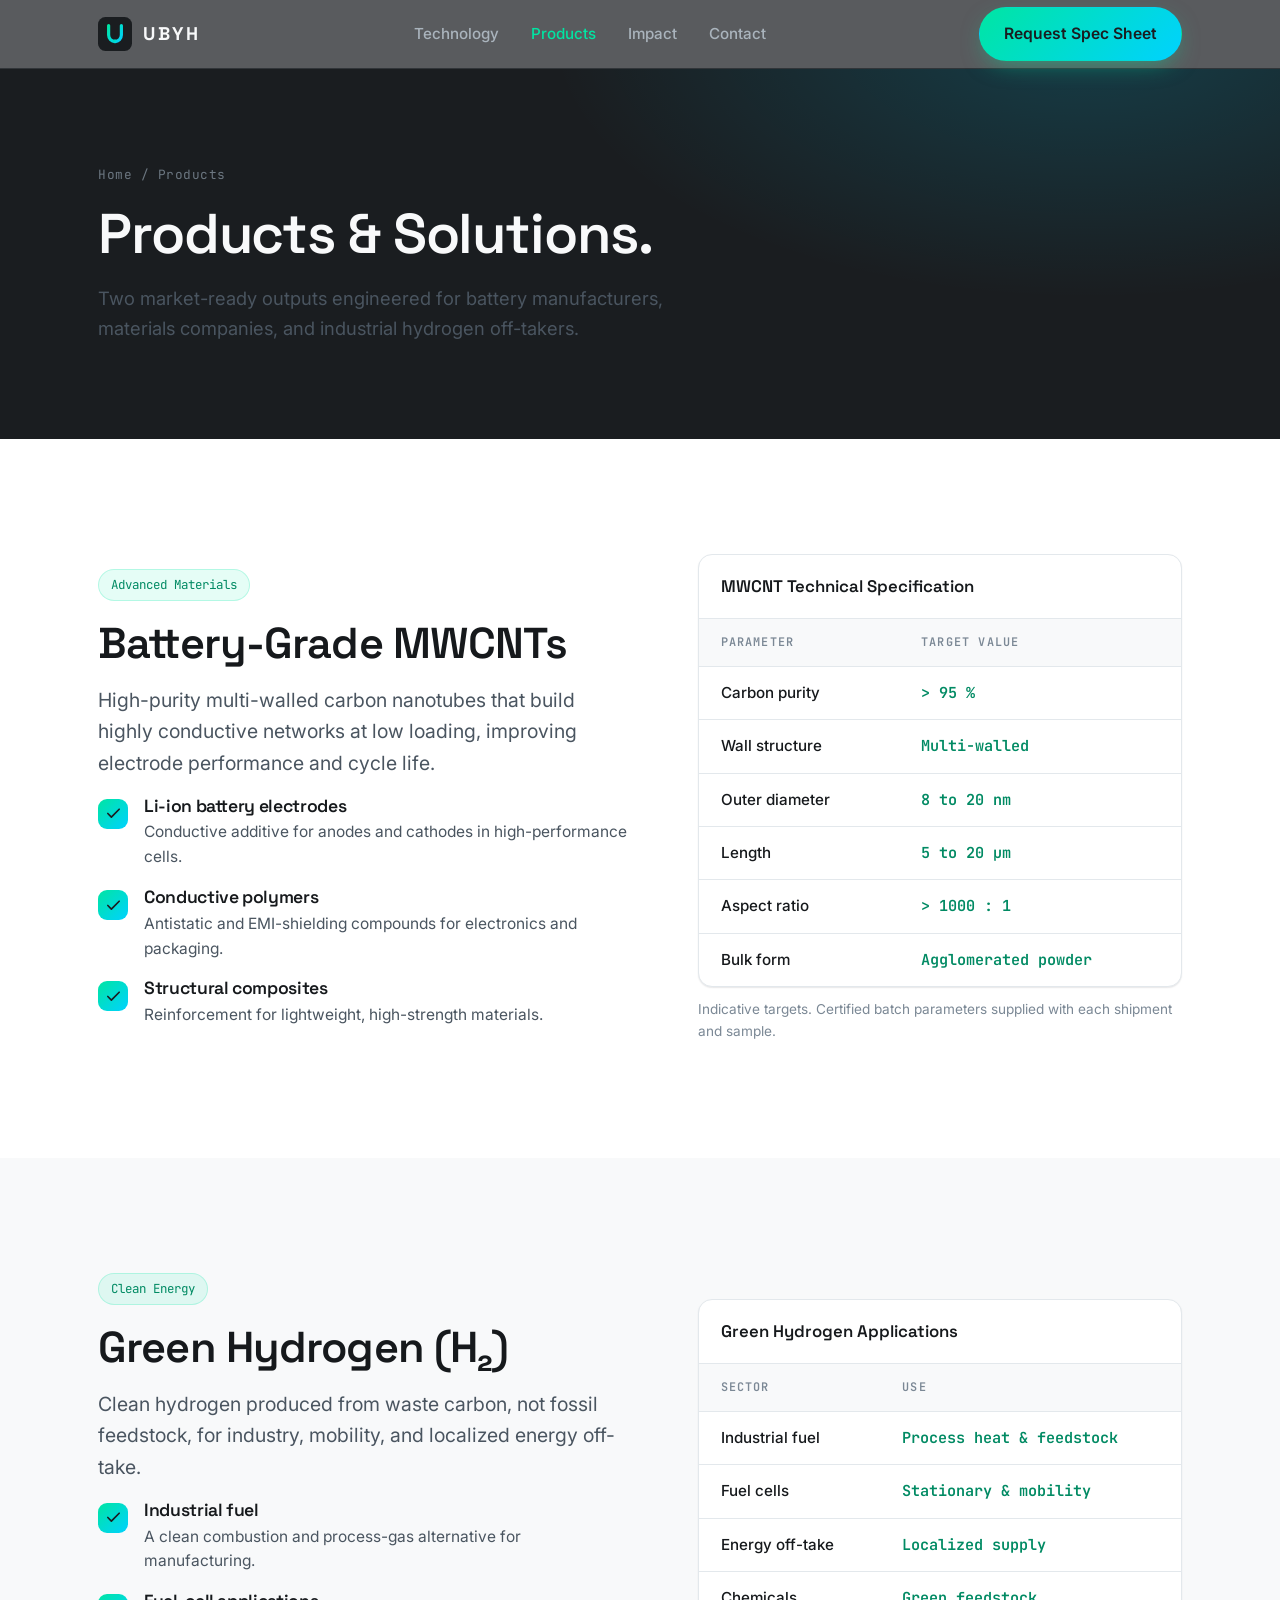
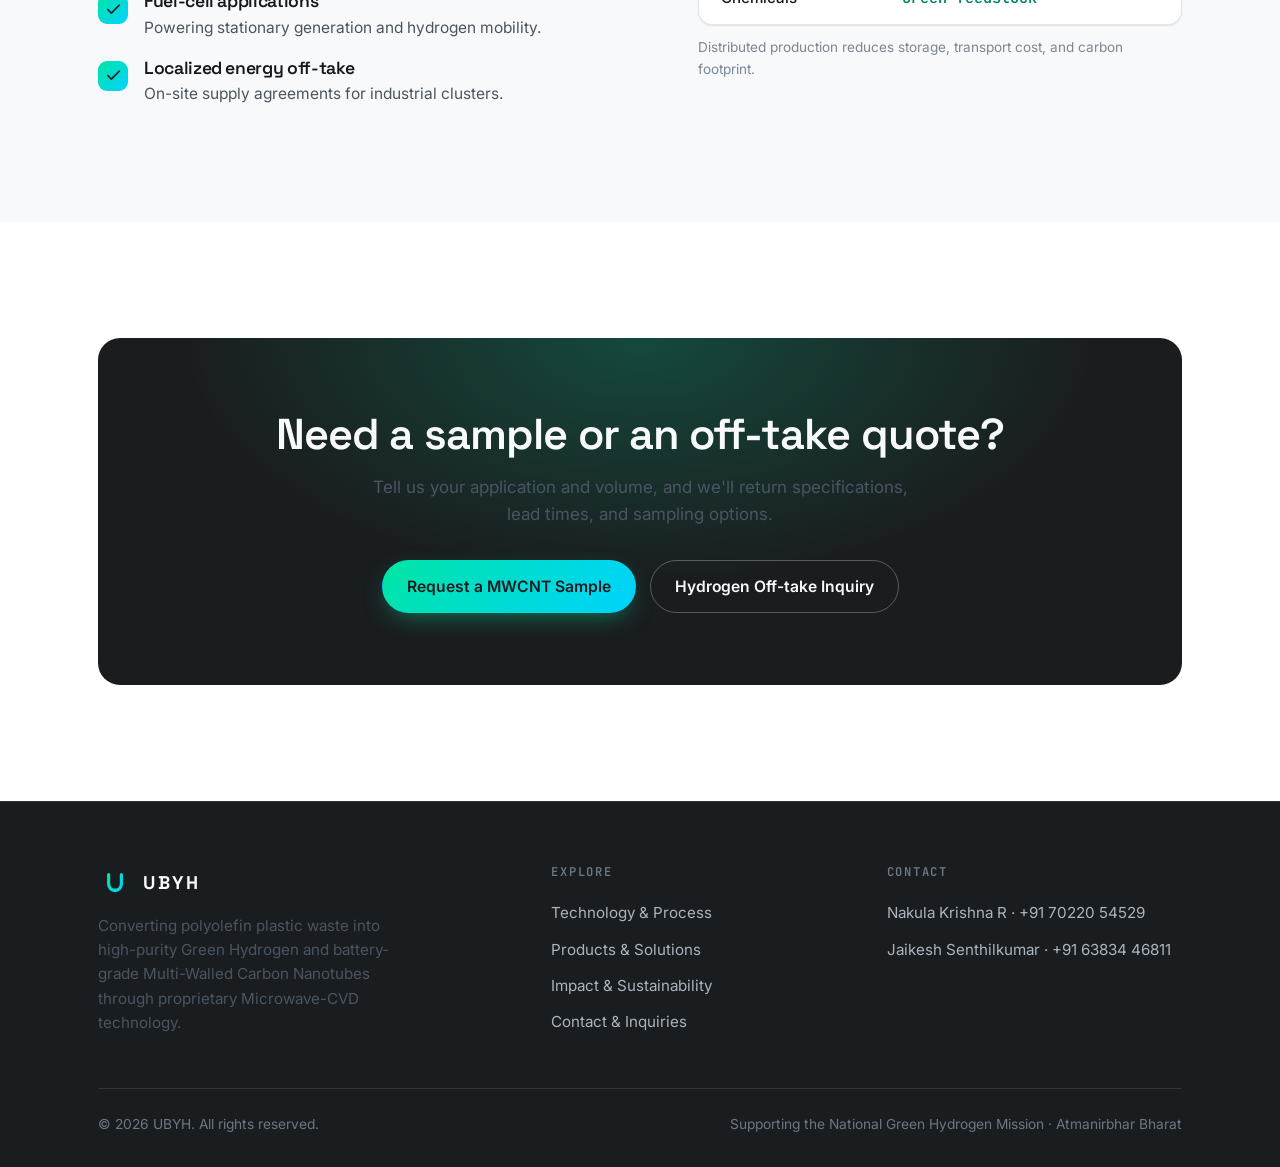
<file: products/index.html>
<!doctype html>
<html lang="en">
<head>
  <meta charset="utf-8">
  <meta name="viewport" content="width=device-width, initial-scale=1">
  <title>Products &amp; Solutions | UBYH MWCNTs &amp; Green Hydrogen</title>
  <meta name="description" content="Battery-grade Multi-Walled Carbon Nanotubes and Green Hydrogen from UBYH. Specifications and applications for B2B supply chains.">
  <link rel="icon" type="image/svg+xml" href="/assets/img/favicon.svg">
  <link rel="preconnect" href="https://fonts.googleapis.com">
  <link rel="preconnect" href="https://fonts.gstatic.com" crossorigin>
  <link href="https://fonts.googleapis.com/css2?family=Space+Grotesk:wght@500;600;700&family=Inter:wght@400;500;600&family=JetBrains+Mono:wght@500;600&display=swap" rel="stylesheet">
  <link rel="stylesheet" href="/assets/css/style.css?v=20261012">
</head>
<body>
<a class="skip-link" href="#main">Skip to content</a>

<header class="site-header">
  <div class="container">
    <nav class="nav" aria-label="Primary">
      <a class="brand" href="/" aria-label="UBYH home">
        <img class="brand__mark" src="/assets/img/favicon.svg" alt="">
        <span class="brand__name">UBYH</span>
      </a>
      <ul class="nav__links" id="nav-links">
        <li><a href="/technology/">Technology</a></li>
        <li><a href="/products/" class="is-active">Products</a></li>
        <li><a href="/impact/">Impact</a></li>
        <li><a href="/contact/">Contact</a></li>
      </ul>
      <div class="nav__right">
        <a class="btn btn--primary" href="/contact/">Request Spec Sheet</a>
        <button class="nav__toggle" aria-label="Toggle menu" aria-controls="nav-links" aria-expanded="false">
          <svg viewBox="0 0 24 24" fill="none" stroke="currentColor" stroke-width="2" stroke-linecap="round"><path d="M3 6h18M3 12h18M3 18h18"/></svg>
        </button>
      </div>
    </nav>
  </div>
</header>

<main id="main">

<section class="page-hero">
  <div class="container">
    <div class="breadcrumb"><a href="/">Home</a> / Products</div>
    <h1>Products &amp; Solutions.</h1>
    <p>Two market-ready outputs engineered for battery manufacturers, materials companies, and industrial hydrogen off-takers.</p>
  </div>
</section>

<!-- MWCNT -->
<section class="section">
  <div class="container">
    <div class="split">
      <div class="stack reveal">
        <span class="pill">Advanced Materials</span>
        <h2>Battery-Grade MWCNTs</h2>
        <p class="lead">High-purity multi-walled carbon nanotubes that build highly conductive networks at low loading, improving electrode performance and cycle life.</p>
        <div class="stack">
          <div class="feature">
            <span class="feature__dot"><svg viewBox="0 0 24 24" fill="none" stroke="currentColor" stroke-width="2.4" stroke-linecap="round" stroke-linejoin="round"><path d="M20 6 9 17l-5-5"/></svg></span>
            <div><h3>Li-ion battery electrodes</h3><p>Conductive additive for anodes and cathodes in high-performance cells.</p></div>
          </div>
          <div class="feature">
            <span class="feature__dot"><svg viewBox="0 0 24 24" fill="none" stroke="currentColor" stroke-width="2.4" stroke-linecap="round" stroke-linejoin="round"><path d="M20 6 9 17l-5-5"/></svg></span>
            <div><h3>Conductive polymers</h3><p>Antistatic and EMI-shielding compounds for electronics and packaging.</p></div>
          </div>
          <div class="feature">
            <span class="feature__dot"><svg viewBox="0 0 24 24" fill="none" stroke="currentColor" stroke-width="2.4" stroke-linecap="round" stroke-linejoin="round"><path d="M20 6 9 17l-5-5"/></svg></span>
            <div><h3>Structural composites</h3><p>Reinforcement for lightweight, high-strength materials.</p></div>
          </div>
        </div>
      </div>
      <div class="reveal">
        <div class="table-wrap">
          <table class="spec">
            <caption>MWCNT Technical Specification</caption>
            <thead><tr><th>Parameter</th><th>Target value</th></tr></thead>
            <tbody>
              <tr><td>Carbon purity</td><td class="val">&gt; 95 %</td></tr>
              <tr><td>Wall structure</td><td class="val">Multi-walled</td></tr>
              <tr><td>Outer diameter</td><td class="val">8 to 20 nm</td></tr>
              <tr><td>Length</td><td class="val">5 to 20 µm</td></tr>
              <tr><td>Aspect ratio</td><td class="val">&gt; 1000 : 1</td></tr>
              <tr><td>Bulk form</td><td class="val">Agglomerated powder</td></tr>
            </tbody>
          </table>
        </div>
        <p class="form__note" style="margin-top:12px">Indicative targets. Certified batch parameters supplied with each shipment and sample.</p>
      </div>
    </div>
  </div>
</section>

<!-- Green Hydrogen -->
<section class="section section--soft">
  <div class="container">
    <div class="split split--reverse">
      <div class="reveal">
        <div class="table-wrap">
          <table class="spec">
            <caption>Green Hydrogen Applications</caption>
            <thead><tr><th>Sector</th><th>Use</th></tr></thead>
            <tbody>
              <tr><td>Industrial fuel</td><td class="val">Process heat &amp; feedstock</td></tr>
              <tr><td>Fuel cells</td><td class="val">Stationary &amp; mobility</td></tr>
              <tr><td>Energy off-take</td><td class="val">Localized supply</td></tr>
              <tr><td>Chemicals</td><td class="val">Green feedstock</td></tr>
            </tbody>
          </table>
        </div>
        <p class="form__note" style="margin-top:12px">Distributed production reduces storage, transport cost, and carbon footprint.</p>
      </div>
      <div class="stack reveal">
        <span class="pill">Clean Energy</span>
        <h2>Green Hydrogen (H₂)</h2>
        <p class="lead">Clean hydrogen produced from waste carbon, not fossil feedstock, for industry, mobility, and localized energy off-take.</p>
        <div class="stack">
          <div class="feature">
            <span class="feature__dot"><svg viewBox="0 0 24 24" fill="none" stroke="currentColor" stroke-width="2.4" stroke-linecap="round" stroke-linejoin="round"><path d="M20 6 9 17l-5-5"/></svg></span>
            <div><h3>Industrial fuel</h3><p>A clean combustion and process-gas alternative for manufacturing.</p></div>
          </div>
          <div class="feature">
            <span class="feature__dot"><svg viewBox="0 0 24 24" fill="none" stroke="currentColor" stroke-width="2.4" stroke-linecap="round" stroke-linejoin="round"><path d="M20 6 9 17l-5-5"/></svg></span>
            <div><h3>Fuel-cell applications</h3><p>Powering stationary generation and hydrogen mobility.</p></div>
          </div>
          <div class="feature">
            <span class="feature__dot"><svg viewBox="0 0 24 24" fill="none" stroke="currentColor" stroke-width="2.4" stroke-linecap="round" stroke-linejoin="round"><path d="M20 6 9 17l-5-5"/></svg></span>
            <div><h3>Localized energy off-take</h3><p>On-site supply agreements for industrial clusters.</p></div>
          </div>
        </div>
      </div>
    </div>
  </div>
</section>

<section class="section">
  <div class="container">
    <div class="cta-band reveal">
      <h2>Need a sample or an off-take quote?</h2>
      <p>Tell us your application and volume, and we'll return specifications, lead times, and sampling options.</p>
      <div class="btn-row">
        <a class="btn btn--primary" href="/contact/">Request a MWCNT Sample</a>
        <a class="btn btn--ghost" href="/contact/">Hydrogen Off-take Inquiry</a>
      </div>
    </div>
  </div>
</section>

</main>

<footer class="site-footer">
  <div class="container">
    <div class="footer__top">
      <div class="footer__brand">
        <a class="brand" href="/" aria-label="UBYH home">
          <img class="brand__mark" src="/assets/img/favicon.svg" alt="">
          <span class="brand__name">UBYH</span>
        </a>
        <p>Converting polyolefin plastic waste into high-purity Green Hydrogen and battery-grade Multi-Walled Carbon Nanotubes through proprietary Microwave-CVD technology.</p>
      </div>
      <div class="footer__col">
        <h4>Explore</h4>
        <a href="/technology/">Technology &amp; Process</a>
        <a href="/products/">Products &amp; Solutions</a>
        <a href="/impact/">Impact &amp; Sustainability</a>
        <a href="/contact/">Contact &amp; Inquiries</a>
      </div>
      <div class="footer__col">
        <h4>Contact</h4>
        <a href="tel:+917022054529">Nakula Krishna R · +91 70220 54529</a>
        <a href="tel:+916383446811">Jaikesh Senthilkumar · +91 63834 46811</a>
      </div>
    </div>
    <div class="footer__bottom">
      <span>© <span data-year>2026</span> UBYH. All rights reserved.</span>
      <span>Supporting the National Green Hydrogen Mission · Atmanirbhar Bharat</span>
    </div>
  </div>
</footer>

<script src="/assets/js/main.js?v=20261012" defer></script>
</body>
</html>
</file>
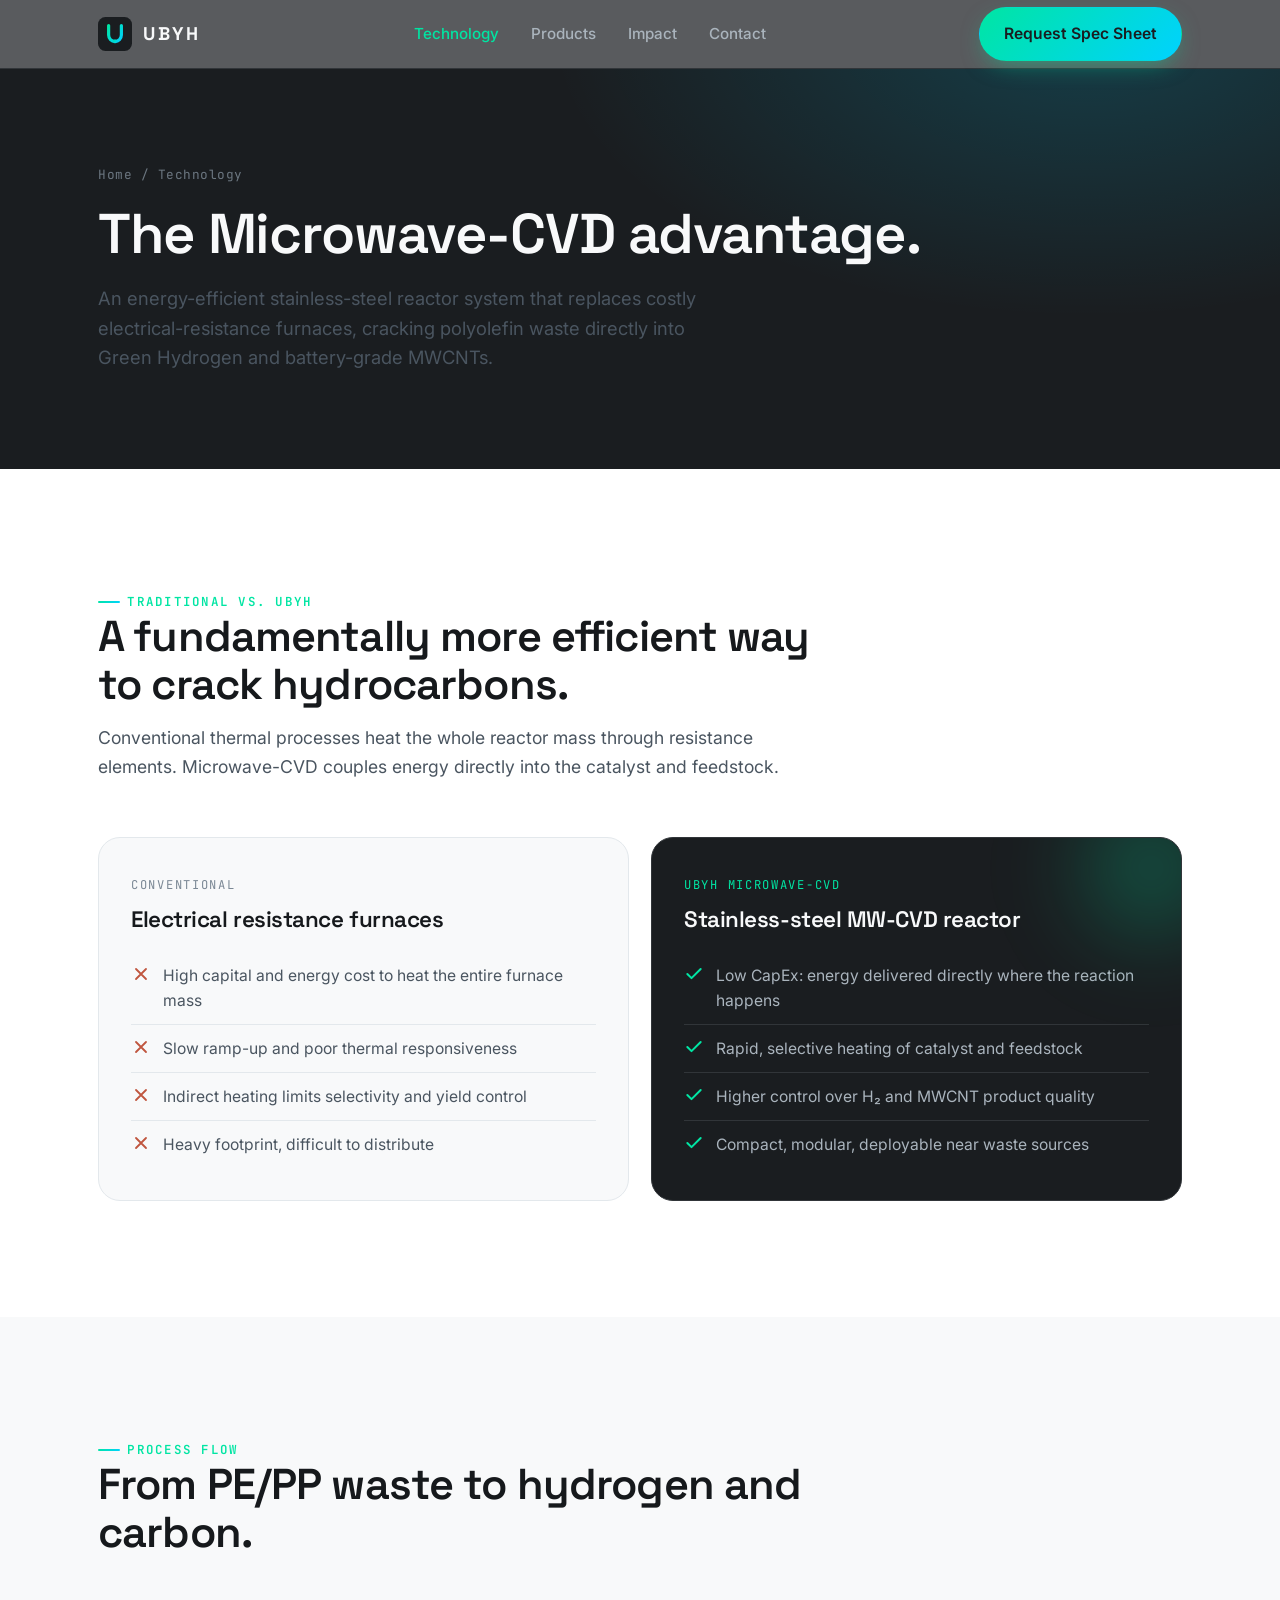
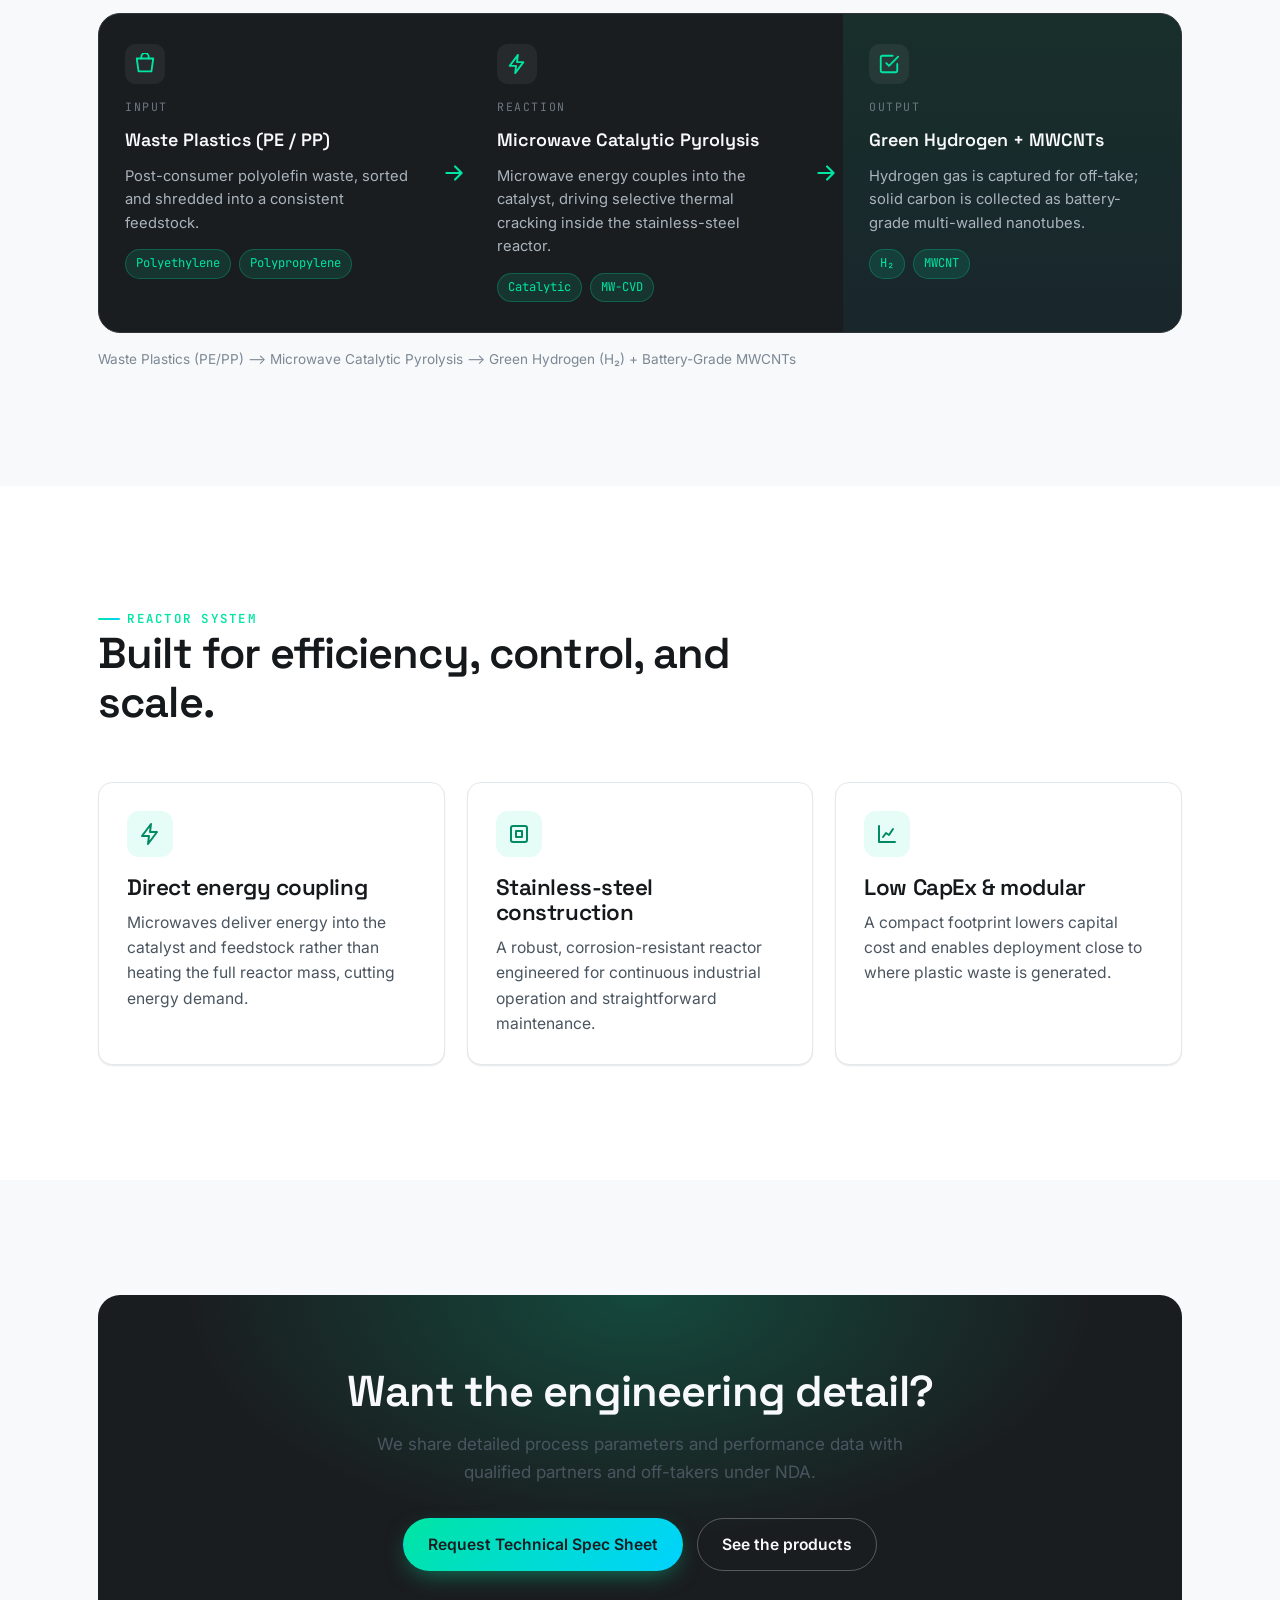
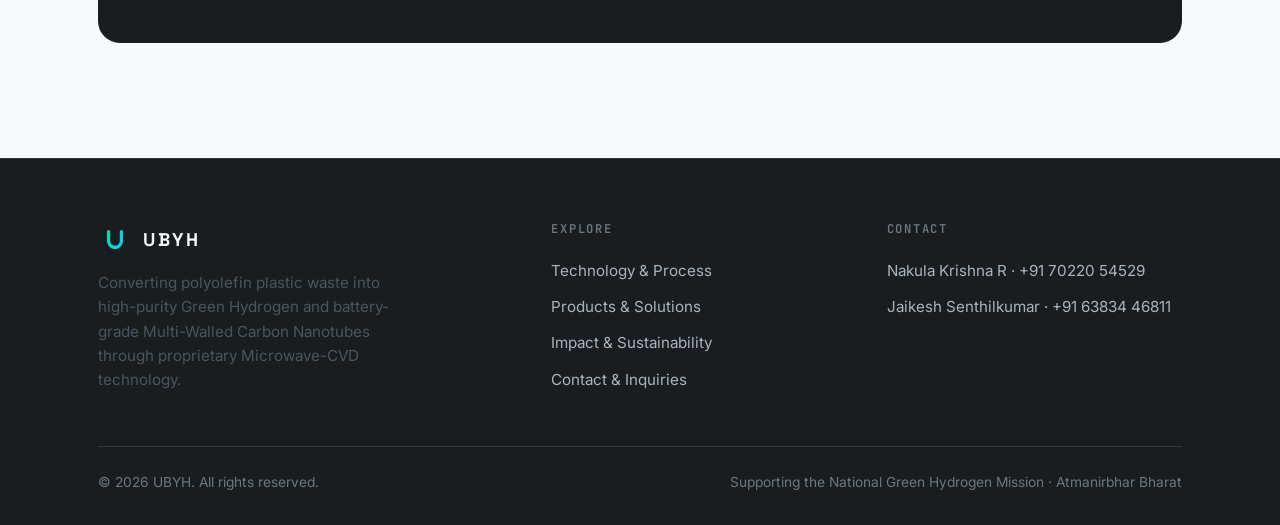
<file: technology/index.html>
<!doctype html>
<html lang="en">
<head>
  <meta charset="utf-8">
  <meta name="viewport" content="width=device-width, initial-scale=1">
  <title>Technology &amp; Process | UBYH Microwave-CVD</title>
  <meta name="description" content="The UBYH Microwave-CVD advantage: an energy-efficient stainless-steel reactor that cracks polyolefin waste into Green Hydrogen and battery-grade MWCNTs.">
  <link rel="icon" type="image/svg+xml" href="/assets/img/favicon.svg">
  <link rel="preconnect" href="https://fonts.googleapis.com">
  <link rel="preconnect" href="https://fonts.gstatic.com" crossorigin>
  <link href="https://fonts.googleapis.com/css2?family=Space+Grotesk:wght@500;600;700&family=Inter:wght@400;500;600&family=JetBrains+Mono:wght@500;600&display=swap" rel="stylesheet">
  <link rel="stylesheet" href="/assets/css/style.css?v=20261012">
</head>
<body>
<a class="skip-link" href="#main">Skip to content</a>

<header class="site-header">
  <div class="container">
    <nav class="nav" aria-label="Primary">
      <a class="brand" href="/" aria-label="UBYH home">
        <img class="brand__mark" src="/assets/img/favicon.svg" alt="">
        <span class="brand__name">UBYH</span>
      </a>
      <ul class="nav__links" id="nav-links">
        <li><a href="/technology/" class="is-active">Technology</a></li>
        <li><a href="/products/">Products</a></li>
        <li><a href="/impact/">Impact</a></li>
        <li><a href="/contact/">Contact</a></li>
      </ul>
      <div class="nav__right">
        <a class="btn btn--primary" href="/contact/">Request Spec Sheet</a>
        <button class="nav__toggle" aria-label="Toggle menu" aria-controls="nav-links" aria-expanded="false">
          <svg viewBox="0 0 24 24" fill="none" stroke="currentColor" stroke-width="2" stroke-linecap="round"><path d="M3 6h18M3 12h18M3 18h18"/></svg>
        </button>
      </div>
    </nav>
  </div>
</header>

<main id="main">

<section class="page-hero">
  <div class="container">
    <div class="breadcrumb"><a href="/">Home</a> / Technology</div>
    <h1>The Microwave-CVD advantage.</h1>
    <p>An energy-efficient stainless-steel reactor system that replaces costly electrical-resistance furnaces, cracking polyolefin waste directly into Green Hydrogen and battery-grade MWCNTs.</p>
  </div>
</section>

<!-- Comparison -->
<section class="section">
  <div class="container">
    <div class="section-head reveal">
      <span class="eyebrow">Traditional vs. UBYH</span>
      <h2>A fundamentally more efficient way to crack hydrocarbons.</h2>
      <p>Conventional thermal processes heat the whole reactor mass through resistance elements. Microwave-CVD couples energy directly into the catalyst and feedstock.</p>
    </div>
    <div class="compare reveal">
      <div class="compare__col compare__col--old">
        <span class="compare__tag">Conventional</span>
        <h3>Electrical resistance furnaces</h3>
        <ul class="compare__list">
          <li><svg class="ic-x" viewBox="0 0 24 24" fill="none" stroke="currentColor" stroke-width="2.2" stroke-linecap="round"><path d="M18 6 6 18M6 6l12 12"/></svg> High capital and energy cost to heat the entire furnace mass</li>
          <li><svg class="ic-x" viewBox="0 0 24 24" fill="none" stroke="currentColor" stroke-width="2.2" stroke-linecap="round"><path d="M18 6 6 18M6 6l12 12"/></svg> Slow ramp-up and poor thermal responsiveness</li>
          <li><svg class="ic-x" viewBox="0 0 24 24" fill="none" stroke="currentColor" stroke-width="2.2" stroke-linecap="round"><path d="M18 6 6 18M6 6l12 12"/></svg> Indirect heating limits selectivity and yield control</li>
          <li><svg class="ic-x" viewBox="0 0 24 24" fill="none" stroke="currentColor" stroke-width="2.2" stroke-linecap="round"><path d="M18 6 6 18M6 6l12 12"/></svg> Heavy footprint, difficult to distribute</li>
        </ul>
      </div>
      <div class="compare__col compare__col--new">
        <span class="compare__tag">UBYH Microwave-CVD</span>
        <h3>Stainless-steel MW-CVD reactor</h3>
        <ul class="compare__list">
          <li><svg class="ic-check" viewBox="0 0 24 24" fill="none" stroke="currentColor" stroke-width="2.4" stroke-linecap="round" stroke-linejoin="round"><path d="M20 6 9 17l-5-5"/></svg> Low CapEx: energy delivered directly where the reaction happens</li>
          <li><svg class="ic-check" viewBox="0 0 24 24" fill="none" stroke="currentColor" stroke-width="2.4" stroke-linecap="round" stroke-linejoin="round"><path d="M20 6 9 17l-5-5"/></svg> Rapid, selective heating of catalyst and feedstock</li>
          <li><svg class="ic-check" viewBox="0 0 24 24" fill="none" stroke="currentColor" stroke-width="2.4" stroke-linecap="round" stroke-linejoin="round"><path d="M20 6 9 17l-5-5"/></svg> Higher control over H₂ and MWCNT product quality</li>
          <li><svg class="ic-check" viewBox="0 0 24 24" fill="none" stroke="currentColor" stroke-width="2.4" stroke-linecap="round" stroke-linejoin="round"><path d="M20 6 9 17l-5-5"/></svg> Compact, modular, deployable near waste sources</li>
        </ul>
      </div>
    </div>
  </div>
</section>

<!-- Process flow (detailed) -->
<section class="section section--soft">
  <div class="container">
    <div class="section-head reveal">
      <span class="eyebrow">Process Flow</span>
      <h2>From PE/PP waste to hydrogen and carbon.</h2>
    </div>
    <div class="flow reveal" role="img" aria-label="Process flow: waste plastics PE and PP, to microwave catalytic pyrolysis, to green hydrogen and battery-grade MWCNTs">
      <div class="flow__node">
        <div class="flow__ico"><svg viewBox="0 0 24 24" fill="none" stroke="currentColor" stroke-width="2" stroke-linecap="round" stroke-linejoin="round"><path d="M3 6h18l-2 14H5L3 6Z"/><path d="M8 6V4a4 4 0 0 1 8 0v2"/></svg></div>
        <div class="flow__stage">Input</div>
        <div class="flow__title">Waste Plastics (PE / PP)</div>
        <div class="flow__desc">Post-consumer polyolefin waste, sorted and shredded into a consistent feedstock.</div>
        <div class="flow__chips"><span class="chip">Polyethylene</span><span class="chip">Polypropylene</span></div>
      </div>
      <div class="flow__arrow" aria-hidden="true"><svg viewBox="0 0 24 24" fill="none" stroke="currentColor" stroke-width="2" stroke-linecap="round" stroke-linejoin="round"><path d="M5 12h14M13 6l6 6-6 6"/></svg></div>
      <div class="flow__node">
        <div class="flow__ico"><svg viewBox="0 0 24 24" fill="none" stroke="currentColor" stroke-width="2" stroke-linecap="round" stroke-linejoin="round"><path d="M13 2 4 14h7l-1 8 9-12h-7l1-8Z"/></svg></div>
        <div class="flow__stage">Reaction</div>
        <div class="flow__title">Microwave Catalytic Pyrolysis</div>
        <div class="flow__desc">Microwave energy couples into the catalyst, driving selective thermal cracking inside the stainless-steel reactor.</div>
        <div class="flow__chips"><span class="chip">Catalytic</span><span class="chip">MW-CVD</span></div>
      </div>
      <div class="flow__arrow" aria-hidden="true"><svg viewBox="0 0 24 24" fill="none" stroke="currentColor" stroke-width="2" stroke-linecap="round" stroke-linejoin="round"><path d="M5 12h14M13 6l6 6-6 6"/></svg></div>
      <div class="flow__node flow__node--output">
        <div class="flow__ico"><svg viewBox="0 0 24 24" fill="none" stroke="currentColor" stroke-width="2" stroke-linecap="round" stroke-linejoin="round"><path d="m9 11 3 3L22 4"/><path d="M21 12v7a2 2 0 0 1-2 2H5a2 2 0 0 1-2-2V5a2 2 0 0 1 2-2h11"/></svg></div>
        <div class="flow__stage">Output</div>
        <div class="flow__title">Green Hydrogen + MWCNTs</div>
        <div class="flow__desc">Hydrogen gas is captured for off-take; solid carbon is collected as battery-grade multi-walled nanotubes.</div>
        <div class="flow__chips"><span class="chip">H₂</span><span class="chip">MWCNT</span></div>
      </div>
    </div>
    <p class="form__note" style="margin-top:16px">Waste Plastics (PE/PP) ⟶ Microwave Catalytic Pyrolysis ⟶ Green Hydrogen (H₂) + Battery-Grade MWCNTs</p>
  </div>
</section>

<!-- Reactor characteristics -->
<section class="section">
  <div class="container">
    <div class="section-head reveal">
      <span class="eyebrow">Reactor System</span>
      <h2>Built for efficiency, control, and scale.</h2>
    </div>
    <div class="grid grid--3">
      <article class="card reveal">
        <div class="card__icon"><svg viewBox="0 0 24 24" fill="none" stroke="currentColor" stroke-width="2" stroke-linecap="round" stroke-linejoin="round"><path d="M13 2 4 14h7l-1 8 9-12h-7l1-8Z"/></svg></div>
        <h3>Direct energy coupling</h3>
        <p>Microwaves deliver energy into the catalyst and feedstock rather than heating the full reactor mass, cutting energy demand.</p>
      </article>
      <article class="card reveal">
        <div class="card__icon"><svg viewBox="0 0 24 24" fill="none" stroke="currentColor" stroke-width="2" stroke-linecap="round" stroke-linejoin="round"><rect x="4" y="4" width="16" height="16" rx="2"/><path d="M9 9h6v6H9z"/></svg></div>
        <h3>Stainless-steel construction</h3>
        <p>A robust, corrosion-resistant reactor engineered for continuous industrial operation and straightforward maintenance.</p>
      </article>
      <article class="card reveal">
        <div class="card__icon"><svg viewBox="0 0 24 24" fill="none" stroke="currentColor" stroke-width="2" stroke-linecap="round" stroke-linejoin="round"><path d="M4 4v16h16"/><path d="m8 15 3-4 3 2 4-6"/></svg></div>
        <h3>Low CapEx &amp; modular</h3>
        <p>A compact footprint lowers capital cost and enables deployment close to where plastic waste is generated.</p>
      </article>
    </div>
  </div>
</section>

<section class="section section--soft">
  <div class="container">
    <div class="cta-band reveal">
      <h2>Want the engineering detail?</h2>
      <p>We share detailed process parameters and performance data with qualified partners and off-takers under NDA.</p>
      <div class="btn-row">
        <a class="btn btn--primary" href="/contact/">Request Technical Spec Sheet</a>
        <a class="btn btn--ghost" href="/products/">See the products</a>
      </div>
    </div>
  </div>
</section>

</main>

<footer class="site-footer">
  <div class="container">
    <div class="footer__top">
      <div class="footer__brand">
        <a class="brand" href="/" aria-label="UBYH home">
          <img class="brand__mark" src="/assets/img/favicon.svg" alt="">
          <span class="brand__name">UBYH</span>
        </a>
        <p>Converting polyolefin plastic waste into high-purity Green Hydrogen and battery-grade Multi-Walled Carbon Nanotubes through proprietary Microwave-CVD technology.</p>
      </div>
      <div class="footer__col">
        <h4>Explore</h4>
        <a href="/technology/">Technology &amp; Process</a>
        <a href="/products/">Products &amp; Solutions</a>
        <a href="/impact/">Impact &amp; Sustainability</a>
        <a href="/contact/">Contact &amp; Inquiries</a>
      </div>
      <div class="footer__col">
        <h4>Contact</h4>
        <a href="tel:+917022054529">Nakula Krishna R · +91 70220 54529</a>
        <a href="tel:+916383446811">Jaikesh Senthilkumar · +91 63834 46811</a>
      </div>
    </div>
    <div class="footer__bottom">
      <span>© <span data-year>2026</span> UBYH. All rights reserved.</span>
      <span>Supporting the National Green Hydrogen Mission · Atmanirbhar Bharat</span>
    </div>
  </div>
</footer>

<script src="/assets/js/main.js?v=20261012" defer></script>
</body>
</html>
</file>
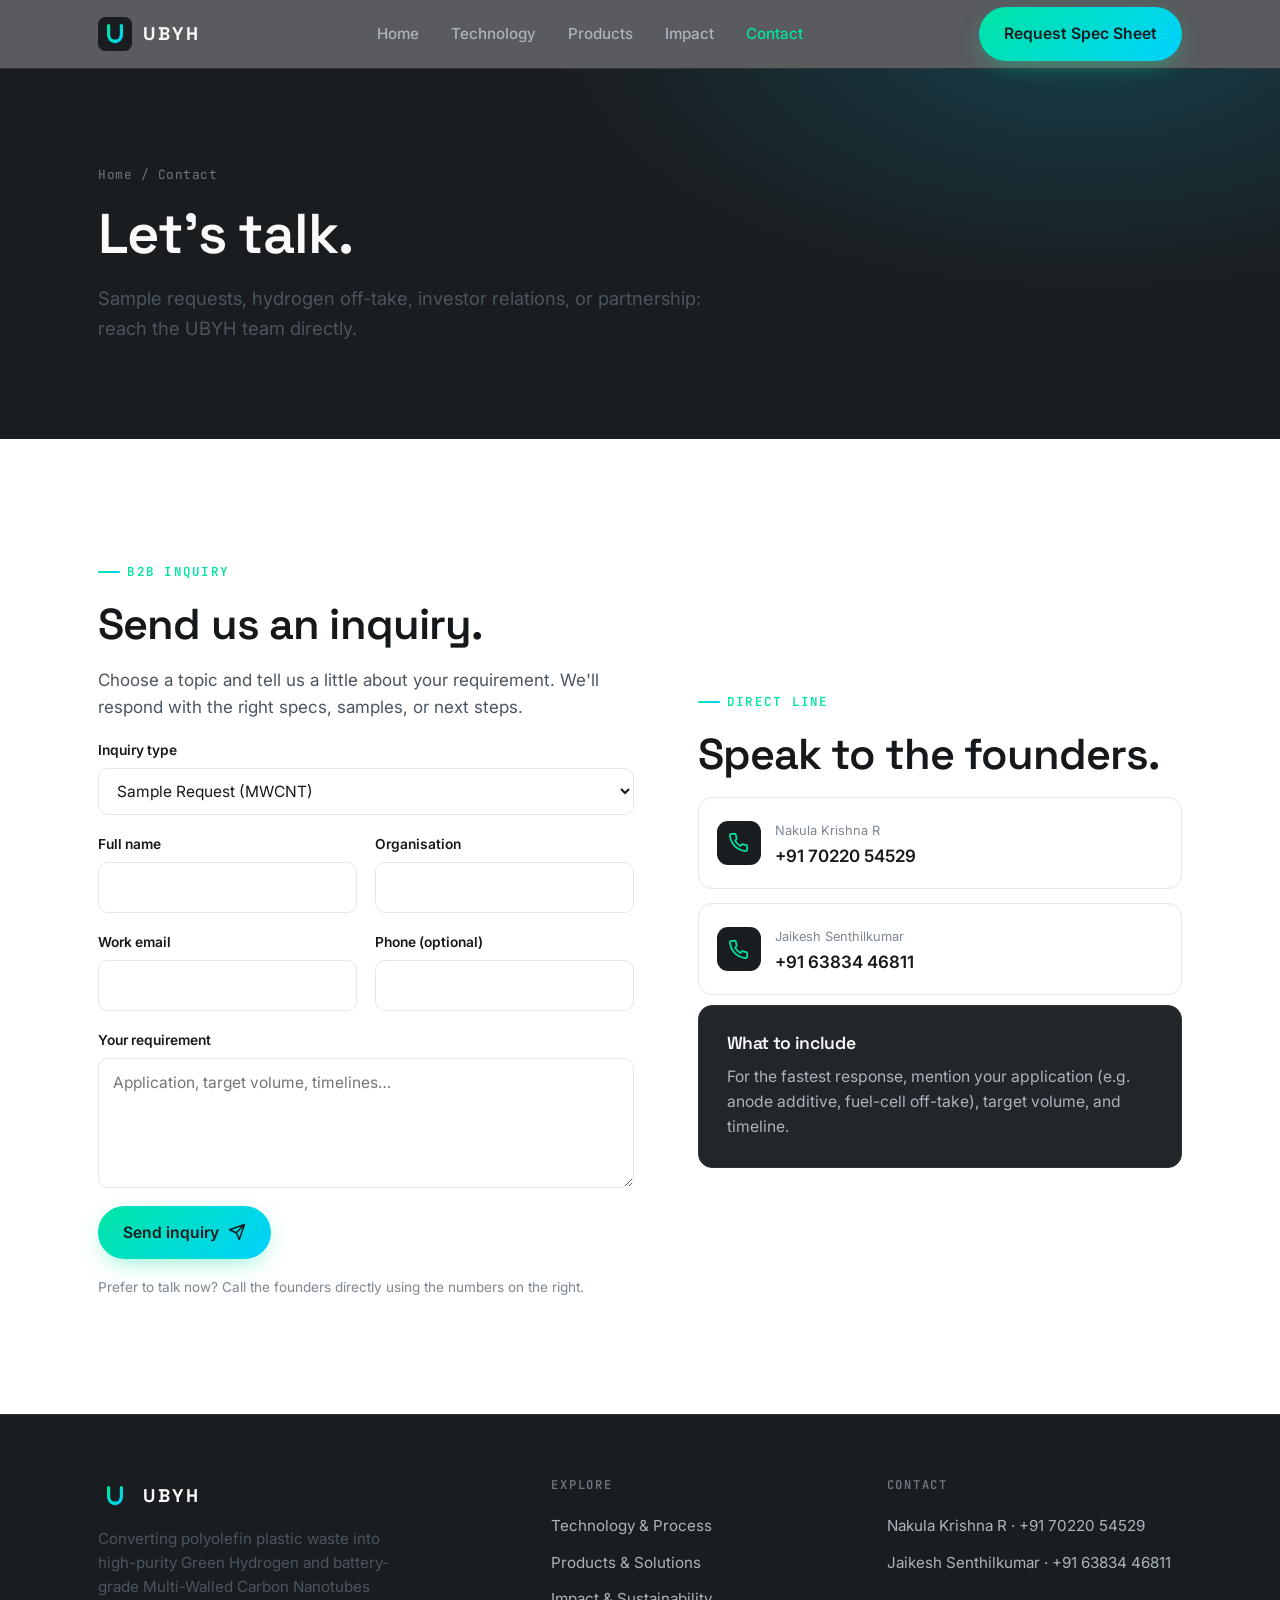
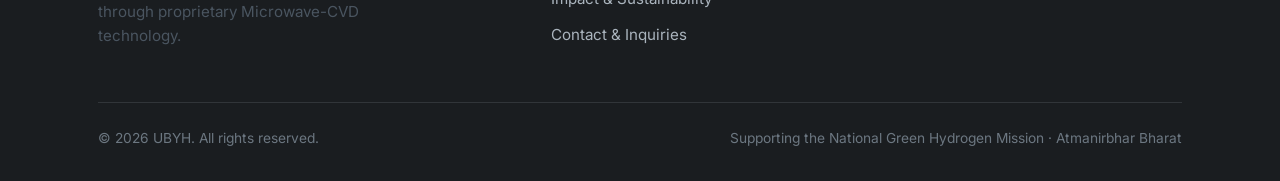
<file: contact.html>
<!doctype html>
<html lang="en">
<head>
  <meta charset="utf-8">
  <meta name="viewport" content="width=device-width, initial-scale=1">
  <title>Contact &amp; B2B Inquiries | UBYH</title>
  <meta name="description" content="Request MWCNT samples, hydrogen off-take, investor relations, or partnership with UBYH.">
  <link rel="icon" type="image/svg+xml" href="assets/img/favicon.svg">
  <link rel="preconnect" href="https://fonts.googleapis.com">
  <link rel="preconnect" href="https://fonts.gstatic.com" crossorigin>
  <link href="https://fonts.googleapis.com/css2?family=Space+Grotesk:wght@500;600;700&family=Inter:wght@400;500;600&family=JetBrains+Mono:wght@500;600&display=swap" rel="stylesheet">
  <link rel="stylesheet" href="assets/css/style.css">
</head>
<body>
<a class="skip-link" href="#main">Skip to content</a>

<header class="site-header">
  <div class="container">
    <nav class="nav" aria-label="Primary">
      <a class="brand" href="index.html" aria-label="UBYH home">
        <img class="brand__mark" src="assets/img/favicon.svg" alt="">
        <span class="brand__name">UBYH</span>
      </a>
      <ul class="nav__links" id="nav-links">
        <li><a href="index.html">Home</a></li>
        <li><a href="technology.html">Technology</a></li>
        <li><a href="products.html">Products</a></li>
        <li><a href="impact.html">Impact</a></li>
        <li><a href="contact.html" class="is-active">Contact</a></li>
      </ul>
      <div class="nav__right">
        <a class="btn btn--primary" href="#inquiry">Request Spec Sheet</a>
        <button class="nav__toggle" aria-label="Toggle menu" aria-controls="nav-links" aria-expanded="false">
          <svg viewBox="0 0 24 24" fill="none" stroke="currentColor" stroke-width="2" stroke-linecap="round"><path d="M3 6h18M3 12h18M3 18h18"/></svg>
        </button>
      </div>
    </nav>
  </div>
</header>

<main id="main">

<section class="page-hero">
  <div class="container">
    <div class="breadcrumb"><a href="index.html">Home</a> / Contact</div>
    <h1>Let's talk.</h1>
    <p>Sample requests, hydrogen off-take, investor relations, or partnership: reach the UBYH team directly.</p>
  </div>
</section>

<section class="section">
  <div class="container">
    <div class="split">
      <!-- Form -->
      <div class="stack reveal" id="inquiry">
        <span class="eyebrow">B2B Inquiry</span>
        <h2>Send us an inquiry.</h2>
        <p>Choose a topic and tell us a little about your requirement. We'll respond with the right specs, samples, or next steps.</p>

        <!-- Online submission is not wired up yet (no inbox created).
             On submit, the form shows an inline confirmation and points to the
             founders' direct lines. To enable real submissions later: create a free
             form at https://formspree.io and set
             action="https://formspree.io/f/XXXXXXXX" method="POST" on this <form>. -->
        <form class="form" data-contact-form method="POST">
          <div class="field">
            <label for="inquiry-type">Inquiry type</label>
            <select id="inquiry-type" name="inquiry" required>
              <option value="Sample Request (MWCNT)">Sample Request (MWCNT)</option>
              <option value="Hydrogen Off-take Inquiry">Hydrogen Off-take Inquiry</option>
              <option value="Investor Relations">Investor Relations</option>
              <option value="Partnership">Partnership</option>
            </select>
          </div>
          <div class="form__row">
            <div class="field">
              <label for="name">Full name</label>
              <input type="text" id="name" name="name" autocomplete="name" required>
            </div>
            <div class="field">
              <label for="org">Organisation</label>
              <input type="text" id="org" name="org" autocomplete="organization">
            </div>
          </div>
          <div class="form__row">
            <div class="field">
              <label for="email">Work email</label>
              <input type="email" id="email" name="email" autocomplete="email" required>
            </div>
            <div class="field">
              <label for="phone">Phone (optional)</label>
              <input type="tel" id="phone" name="phone" autocomplete="tel">
            </div>
          </div>
          <div class="field">
            <label for="message">Your requirement</label>
            <textarea id="message" name="message" placeholder="Application, target volume, timelines…" required></textarea>
          </div>
          <div>
            <button type="submit" class="btn btn--primary">
              Send inquiry
              <svg viewBox="0 0 24 24" fill="none" stroke="currentColor" stroke-width="2" stroke-linecap="round" stroke-linejoin="round"><path d="M22 2 11 13M22 2l-7 20-4-9-9-4 20-7Z"/></svg>
            </button>
          </div>
          <p class="form__note">Prefer to talk now? Call the founders directly using the numbers on the right.</p>
        </form>

        <!-- Shown after submit (no backend yet) -->
        <div class="form-success" data-form-success hidden>
          <div class="form-success__ic"><svg viewBox="0 0 24 24" fill="none" stroke="currentColor" stroke-width="2.4" stroke-linecap="round" stroke-linejoin="round"><path d="M20 6 9 17l-5-5"/></svg></div>
          <h3>Thanks, <span data-success-name>there</span>.</h3>
          <p>We've captured your details. Online inquiry submission is being set up, so for the fastest response please reach the founders directly:</p>
          <div class="contact-list">
            <a class="contact-item" href="tel:+917022054529">
              <span class="contact-item__ic"><svg viewBox="0 0 24 24" fill="none" stroke="currentColor" stroke-width="2" stroke-linecap="round" stroke-linejoin="round"><path d="M22 16.9v3a2 2 0 0 1-2.2 2 19.8 19.8 0 0 1-8.6-3 19.5 19.5 0 0 1-6-6 19.8 19.8 0 0 1-3-8.6A2 2 0 0 1 4.1 2h3a2 2 0 0 1 2 1.7c.1 1 .4 1.9.7 2.8a2 2 0 0 1-.5 2.1L8.1 9.9a16 16 0 0 0 6 6l1.3-1.3a2 2 0 0 1 2.1-.5c.9.3 1.8.6 2.8.7a2 2 0 0 1 1.7 2Z"/></svg></span>
              <span><span class="contact-item__k">Nakula Krishna R</span><br><span class="contact-item__v">+91 70220 54529</span></span>
            </a>
            <a class="contact-item" href="tel:+916383446811">
              <span class="contact-item__ic"><svg viewBox="0 0 24 24" fill="none" stroke="currentColor" stroke-width="2" stroke-linecap="round" stroke-linejoin="round"><path d="M22 16.9v3a2 2 0 0 1-2.2 2 19.8 19.8 0 0 1-8.6-3 19.5 19.5 0 0 1-6-6 19.8 19.8 0 0 1-3-8.6A2 2 0 0 1 4.1 2h3a2 2 0 0 1 2 1.7c.1 1 .4 1.9.7 2.8a2 2 0 0 1-.5 2.1L8.1 9.9a16 16 0 0 0 6 6l1.3-1.3a2 2 0 0 1 2.1-.5c.9.3 1.8.6 2.8.7a2 2 0 0 1 1.7 2Z"/></svg></span>
              <span><span class="contact-item__k">Jaikesh Senthilkumar</span><br><span class="contact-item__v">+91 63834 46811</span></span>
            </a>
          </div>
        </div>
      </div>

      <!-- Direct contacts -->
      <div class="stack reveal">
        <span class="eyebrow">Direct line</span>
        <h2>Speak to the founders.</h2>
        <div class="contact-list">
          <a class="contact-item" href="tel:+917022054529">
            <span class="contact-item__ic"><svg viewBox="0 0 24 24" fill="none" stroke="currentColor" stroke-width="2" stroke-linecap="round" stroke-linejoin="round"><path d="M22 16.9v3a2 2 0 0 1-2.2 2 19.8 19.8 0 0 1-8.6-3 19.5 19.5 0 0 1-6-6 19.8 19.8 0 0 1-3-8.6A2 2 0 0 1 4.1 2h3a2 2 0 0 1 2 1.7c.1 1 .4 1.9.7 2.8a2 2 0 0 1-.5 2.1L8.1 9.9a16 16 0 0 0 6 6l1.3-1.3a2 2 0 0 1 2.1-.5c.9.3 1.8.6 2.8.7a2 2 0 0 1 1.7 2Z"/></svg></span>
            <span><span class="contact-item__k">Nakula Krishna R</span><br><span class="contact-item__v">+91 70220 54529</span></span>
          </a>
          <a class="contact-item" href="tel:+916383446811">
            <span class="contact-item__ic"><svg viewBox="0 0 24 24" fill="none" stroke="currentColor" stroke-width="2" stroke-linecap="round" stroke-linejoin="round"><path d="M22 16.9v3a2 2 0 0 1-2.2 2 19.8 19.8 0 0 1-8.6-3 19.5 19.5 0 0 1-6-6 19.8 19.8 0 0 1-3-8.6A2 2 0 0 1 4.1 2h3a2 2 0 0 1 2 1.7c.1 1 .4 1.9.7 2.8a2 2 0 0 1-.5 2.1L8.1 9.9a16 16 0 0 0 6 6l1.3-1.3a2 2 0 0 1 2.1-.5c.9.3 1.8.6 2.8.7a2 2 0 0 1 1.7 2Z"/></svg></span>
            <span><span class="contact-item__k">Jaikesh Senthilkumar</span><br><span class="contact-item__v">+91 63834 46811</span></span>
          </a>
        </div>
        <div class="card card--carbon" style="margin-top:10px">
          <h3 style="font-size:1.1rem">What to include</h3>
          <p>For the fastest response, mention your application (e.g. anode additive, fuel-cell off-take), target volume, and timeline.</p>
        </div>
      </div>
    </div>
  </div>
</section>

</main>

<footer class="site-footer">
  <div class="container">
    <div class="footer__top">
      <div class="footer__brand">
        <a class="brand" href="index.html" aria-label="UBYH home">
          <img class="brand__mark" src="assets/img/favicon.svg" alt="">
          <span class="brand__name">UBYH</span>
        </a>
        <p>Converting polyolefin plastic waste into high-purity Green Hydrogen and battery-grade Multi-Walled Carbon Nanotubes through proprietary Microwave-CVD technology.</p>
      </div>
      <div class="footer__col">
        <h4>Explore</h4>
        <a href="technology.html">Technology &amp; Process</a>
        <a href="products.html">Products &amp; Solutions</a>
        <a href="impact.html">Impact &amp; Sustainability</a>
        <a href="contact.html">Contact &amp; Inquiries</a>
      </div>
      <div class="footer__col">
        <h4>Contact</h4>
        <a href="tel:+917022054529">Nakula Krishna R · +91 70220 54529</a>
        <a href="tel:+916383446811">Jaikesh Senthilkumar · +91 63834 46811</a>
      </div>
    </div>
    <div class="footer__bottom">
      <span>© <span data-year>2026</span> UBYH. All rights reserved.</span>
      <span>Supporting the National Green Hydrogen Mission · Atmanirbhar Bharat</span>
    </div>
  </div>
</footer>

<script src="assets/js/main.js" defer></script>
</body>
</html>
</file>
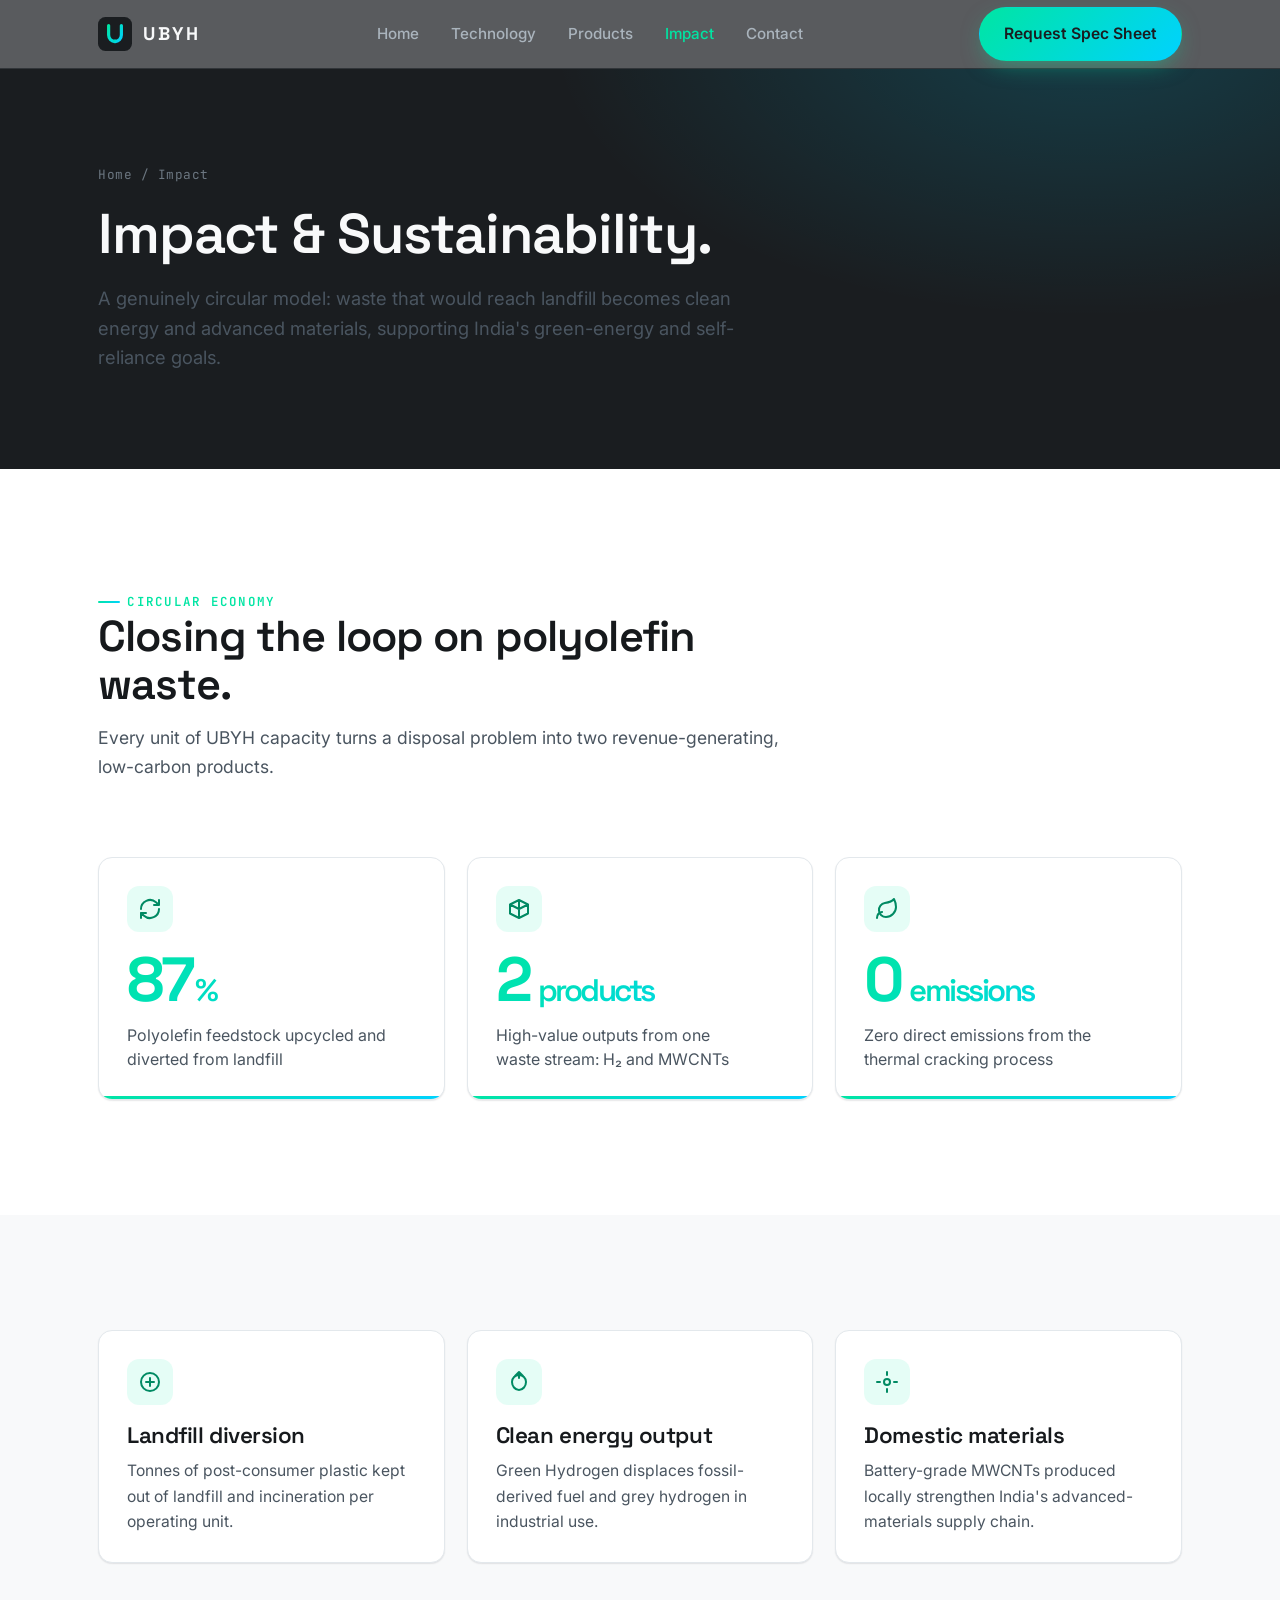
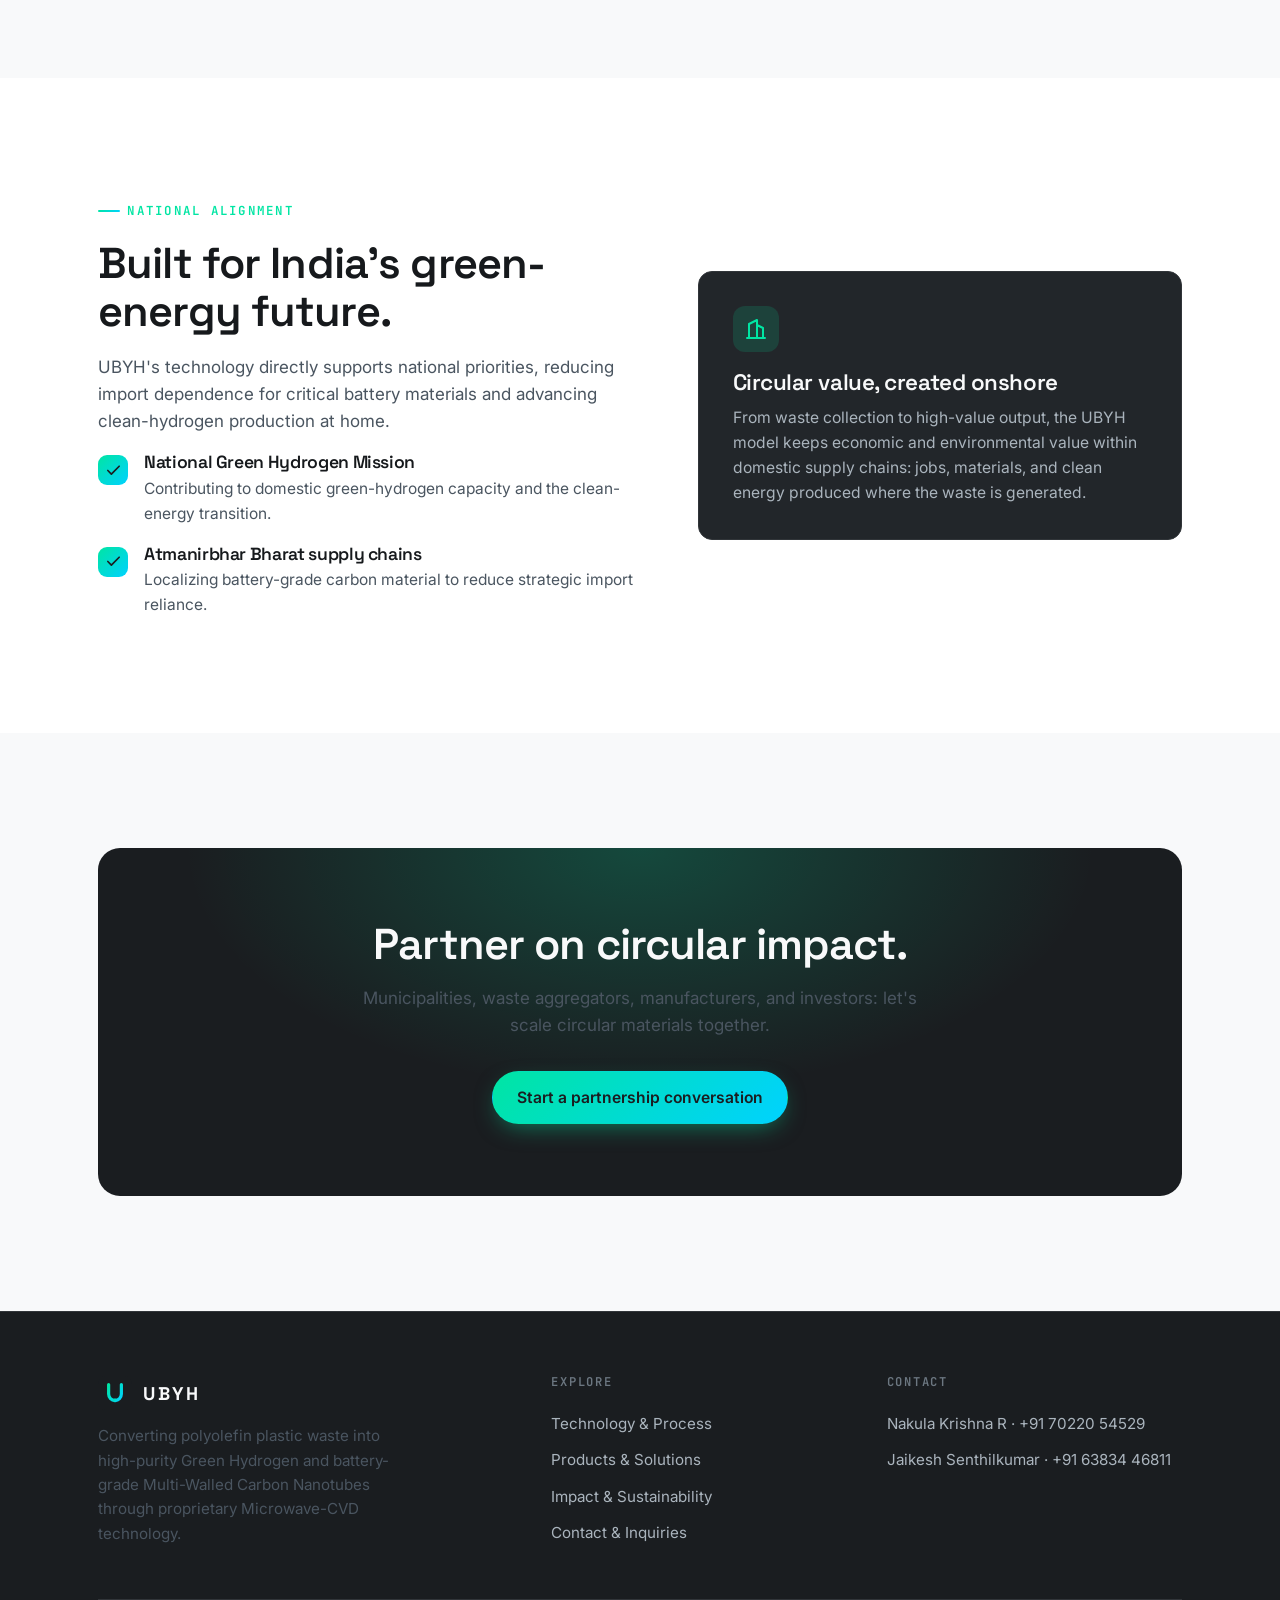
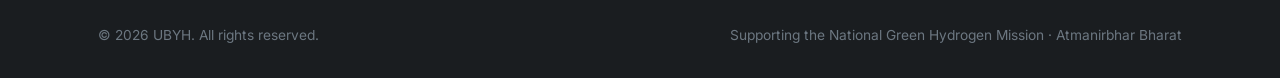
<file: impact.html>
<!doctype html>
<html lang="en">
<head>
  <meta charset="utf-8">
  <meta name="viewport" content="width=device-width, initial-scale=1">
  <title>Impact &amp; Sustainability | UBYH Circular Economy</title>
  <meta name="description" content="UBYH diverts polyolefin waste from landfill into Green Hydrogen and carbon nanotubes, supporting the National Green Hydrogen Mission and Atmanirbhar Bharat supply chains.">
  <link rel="icon" type="image/svg+xml" href="assets/img/favicon.svg">
  <link rel="preconnect" href="https://fonts.googleapis.com">
  <link rel="preconnect" href="https://fonts.gstatic.com" crossorigin>
  <link href="https://fonts.googleapis.com/css2?family=Space+Grotesk:wght@500;600;700&family=Inter:wght@400;500;600&family=JetBrains+Mono:wght@500;600&display=swap" rel="stylesheet">
  <link rel="stylesheet" href="assets/css/style.css">
</head>
<body>
<a class="skip-link" href="#main">Skip to content</a>

<header class="site-header">
  <div class="container">
    <nav class="nav" aria-label="Primary">
      <a class="brand" href="index.html" aria-label="UBYH home">
        <img class="brand__mark" src="assets/img/favicon.svg" alt="">
        <span class="brand__name">UBYH</span>
      </a>
      <ul class="nav__links" id="nav-links">
        <li><a href="index.html">Home</a></li>
        <li><a href="technology.html">Technology</a></li>
        <li><a href="products.html">Products</a></li>
        <li><a href="impact.html" class="is-active">Impact</a></li>
        <li><a href="contact.html">Contact</a></li>
      </ul>
      <div class="nav__right">
        <a class="btn btn--primary" href="contact.html">Request Spec Sheet</a>
        <button class="nav__toggle" aria-label="Toggle menu" aria-controls="nav-links" aria-expanded="false">
          <svg viewBox="0 0 24 24" fill="none" stroke="currentColor" stroke-width="2" stroke-linecap="round"><path d="M3 6h18M3 12h18M3 18h18"/></svg>
        </button>
      </div>
    </nav>
  </div>
</header>

<main id="main">

<section class="page-hero">
  <div class="container">
    <div class="breadcrumb"><a href="index.html">Home</a> / Impact</div>
    <h1>Impact &amp; Sustainability.</h1>
    <p>A genuinely circular model: waste that would reach landfill becomes clean energy and advanced materials, supporting India's green-energy and self-reliance goals.</p>
  </div>
</section>

<!-- Circular metrics -->
<section class="section">
  <div class="container">
    <div class="section-head reveal">
      <span class="eyebrow">Circular Economy</span>
      <h2>Closing the loop on polyolefin waste.</h2>
      <p>Every unit of UBYH capacity turns a disposal problem into two revenue-generating, low-carbon products.</p>
    </div>
    <div class="metrics metrics--light reveal">
      <div class="metric">
        <div class="metric__ico"><svg viewBox="0 0 24 24" fill="none" stroke="currentColor" stroke-width="2" stroke-linecap="round" stroke-linejoin="round"><path d="M3 12a9 9 0 0 1 15-6.7L21 8M21 3v5h-5"/><path d="M21 12a9 9 0 0 1-15 6.7L3 16M3 21v-5h5"/></svg></div>
        <div class="metric__value"><span data-count="100">0</span><span class="metric__unit">%</span></div>
        <div class="metric__label">Polyolefin feedstock upcycled and diverted from landfill</div>
      </div>
      <div class="metric">
        <div class="metric__ico"><svg viewBox="0 0 24 24" fill="none" stroke="currentColor" stroke-width="2" stroke-linecap="round" stroke-linejoin="round"><path d="M12 3v18M3 7.5 12 3l9 4.5M3 7.5 12 12l9-4.5M3 7.5v9L12 21l9-4.5v-9"/></svg></div>
        <div class="metric__value"><span data-count="2">0</span><span class="metric__unit">&nbsp;products</span></div>
        <div class="metric__label">High-value outputs from one waste stream: H&#8322; and MWCNTs</div>
      </div>
      <div class="metric">
        <div class="metric__ico"><svg viewBox="0 0 24 24" fill="none" stroke="currentColor" stroke-width="2" stroke-linecap="round" stroke-linejoin="round"><path d="M11 20A7 7 0 0 1 9.8 6.1C15.5 5 17 4.48 19 2c1 2 2 4.18 2 8 0 5.5-4.78 10-10 10Z"/><path d="M2 21c0-3 1.85-5.38 5.08-6"/></svg></div>
        <div class="metric__value"><span data-count="0">0</span><span class="metric__unit">&nbsp;emissions</span></div>
        <div class="metric__label">Zero direct emissions from the thermal cracking process</div>
      </div>
    </div>
  </div>
</section>

<!-- Pillars -->
<section class="section section--soft">
  <div class="container">
    <div class="grid grid--3">
      <article class="card reveal">
        <div class="card__icon"><svg viewBox="0 0 24 24" fill="none" stroke="currentColor" stroke-width="2" stroke-linecap="round" stroke-linejoin="round"><path d="M3 12a9 9 0 1 0 18 0 9 9 0 0 0-18 0Z"/><path d="M8 12h8M12 8v8"/></svg></div>
        <h3>Landfill diversion</h3>
        <p>Tonnes of post-consumer plastic kept out of landfill and incineration per operating unit.</p>
      </article>
      <article class="card reveal">
        <div class="card__icon"><svg viewBox="0 0 24 24" fill="none" stroke="currentColor" stroke-width="2" stroke-linecap="round" stroke-linejoin="round"><path d="M12 2v6M8 6l4-4 4 4M5 12c0 4 3 8 7 8s7-4 7-8a7 7 0 0 0-14 0Z"/></svg></div>
        <h3>Clean energy output</h3>
        <p>Green Hydrogen displaces fossil-derived fuel and grey hydrogen in industrial use.</p>
      </article>
      <article class="card reveal">
        <div class="card__icon"><svg viewBox="0 0 24 24" fill="none" stroke="currentColor" stroke-width="2" stroke-linecap="round" stroke-linejoin="round"><circle cx="12" cy="12" r="3"/><path d="M12 2v3M12 19v3M2 12h3M19 12h3"/></svg></div>
        <h3>Domestic materials</h3>
        <p>Battery-grade MWCNTs produced locally strengthen India's advanced-materials supply chain.</p>
      </article>
    </div>
  </div>
</section>

<!-- National alignment -->
<section class="section">
  <div class="container">
    <div class="split">
      <div class="stack reveal">
        <span class="eyebrow">National Alignment</span>
        <h2>Built for India's green-energy future.</h2>
        <p>UBYH's technology directly supports national priorities, reducing import dependence for critical battery materials and advancing clean-hydrogen production at home.</p>
        <div class="stack">
          <div class="feature">
            <span class="feature__dot"><svg viewBox="0 0 24 24" fill="none" stroke="currentColor" stroke-width="2.4" stroke-linecap="round" stroke-linejoin="round"><path d="M20 6 9 17l-5-5"/></svg></span>
            <div><h3>National Green Hydrogen Mission</h3><p>Contributing to domestic green-hydrogen capacity and the clean-energy transition.</p></div>
          </div>
          <div class="feature">
            <span class="feature__dot"><svg viewBox="0 0 24 24" fill="none" stroke="currentColor" stroke-width="2.4" stroke-linecap="round" stroke-linejoin="round"><path d="M20 6 9 17l-5-5"/></svg></span>
            <div><h3>Atmanirbhar Bharat supply chains</h3><p>Localizing battery-grade carbon material to reduce strategic import reliance.</p></div>
          </div>
        </div>
      </div>
      <div class="reveal">
        <div class="card card--carbon" style="padding:34px">
          <div class="card__icon" style="background:rgba(0,229,163,.14);color:var(--emerald)"><svg viewBox="0 0 24 24" fill="none" stroke="currentColor" stroke-width="2" stroke-linecap="round" stroke-linejoin="round"><path d="M3 21h18M5 21V7l8-4v18M19 21V11l-6-3"/></svg></div>
          <h3>Circular value, created onshore</h3>
          <p>From waste collection to high-value output, the UBYH model keeps economic and environmental value within domestic supply chains: jobs, materials, and clean energy produced where the waste is generated.</p>
        </div>
      </div>
    </div>
  </div>
</section>

<section class="section section--soft">
  <div class="container">
    <div class="cta-band reveal">
      <h2>Partner on circular impact.</h2>
      <p>Municipalities, waste aggregators, manufacturers, and investors: let's scale circular materials together.</p>
      <div class="btn-row">
        <a class="btn btn--primary" href="contact.html">Start a partnership conversation</a>
      </div>
    </div>
  </div>
</section>

</main>

<footer class="site-footer">
  <div class="container">
    <div class="footer__top">
      <div class="footer__brand">
        <a class="brand" href="index.html" aria-label="UBYH home">
          <img class="brand__mark" src="assets/img/favicon.svg" alt="">
          <span class="brand__name">UBYH</span>
        </a>
        <p>Converting polyolefin plastic waste into high-purity Green Hydrogen and battery-grade Multi-Walled Carbon Nanotubes through proprietary Microwave-CVD technology.</p>
      </div>
      <div class="footer__col">
        <h4>Explore</h4>
        <a href="technology.html">Technology &amp; Process</a>
        <a href="products.html">Products &amp; Solutions</a>
        <a href="impact.html">Impact &amp; Sustainability</a>
        <a href="contact.html">Contact &amp; Inquiries</a>
      </div>
      <div class="footer__col">
        <h4>Contact</h4>
        <a href="tel:+917022054529">Nakula Krishna R · +91 70220 54529</a>
        <a href="tel:+916383446811">Jaikesh Senthilkumar · +91 63834 46811</a>
      </div>
    </div>
    <div class="footer__bottom">
      <span>© <span data-year>2026</span> UBYH. All rights reserved.</span>
      <span>Supporting the National Green Hydrogen Mission · Atmanirbhar Bharat</span>
    </div>
  </div>
</footer>

<script src="assets/js/main.js" defer></script>
</body>
</html>
</file>
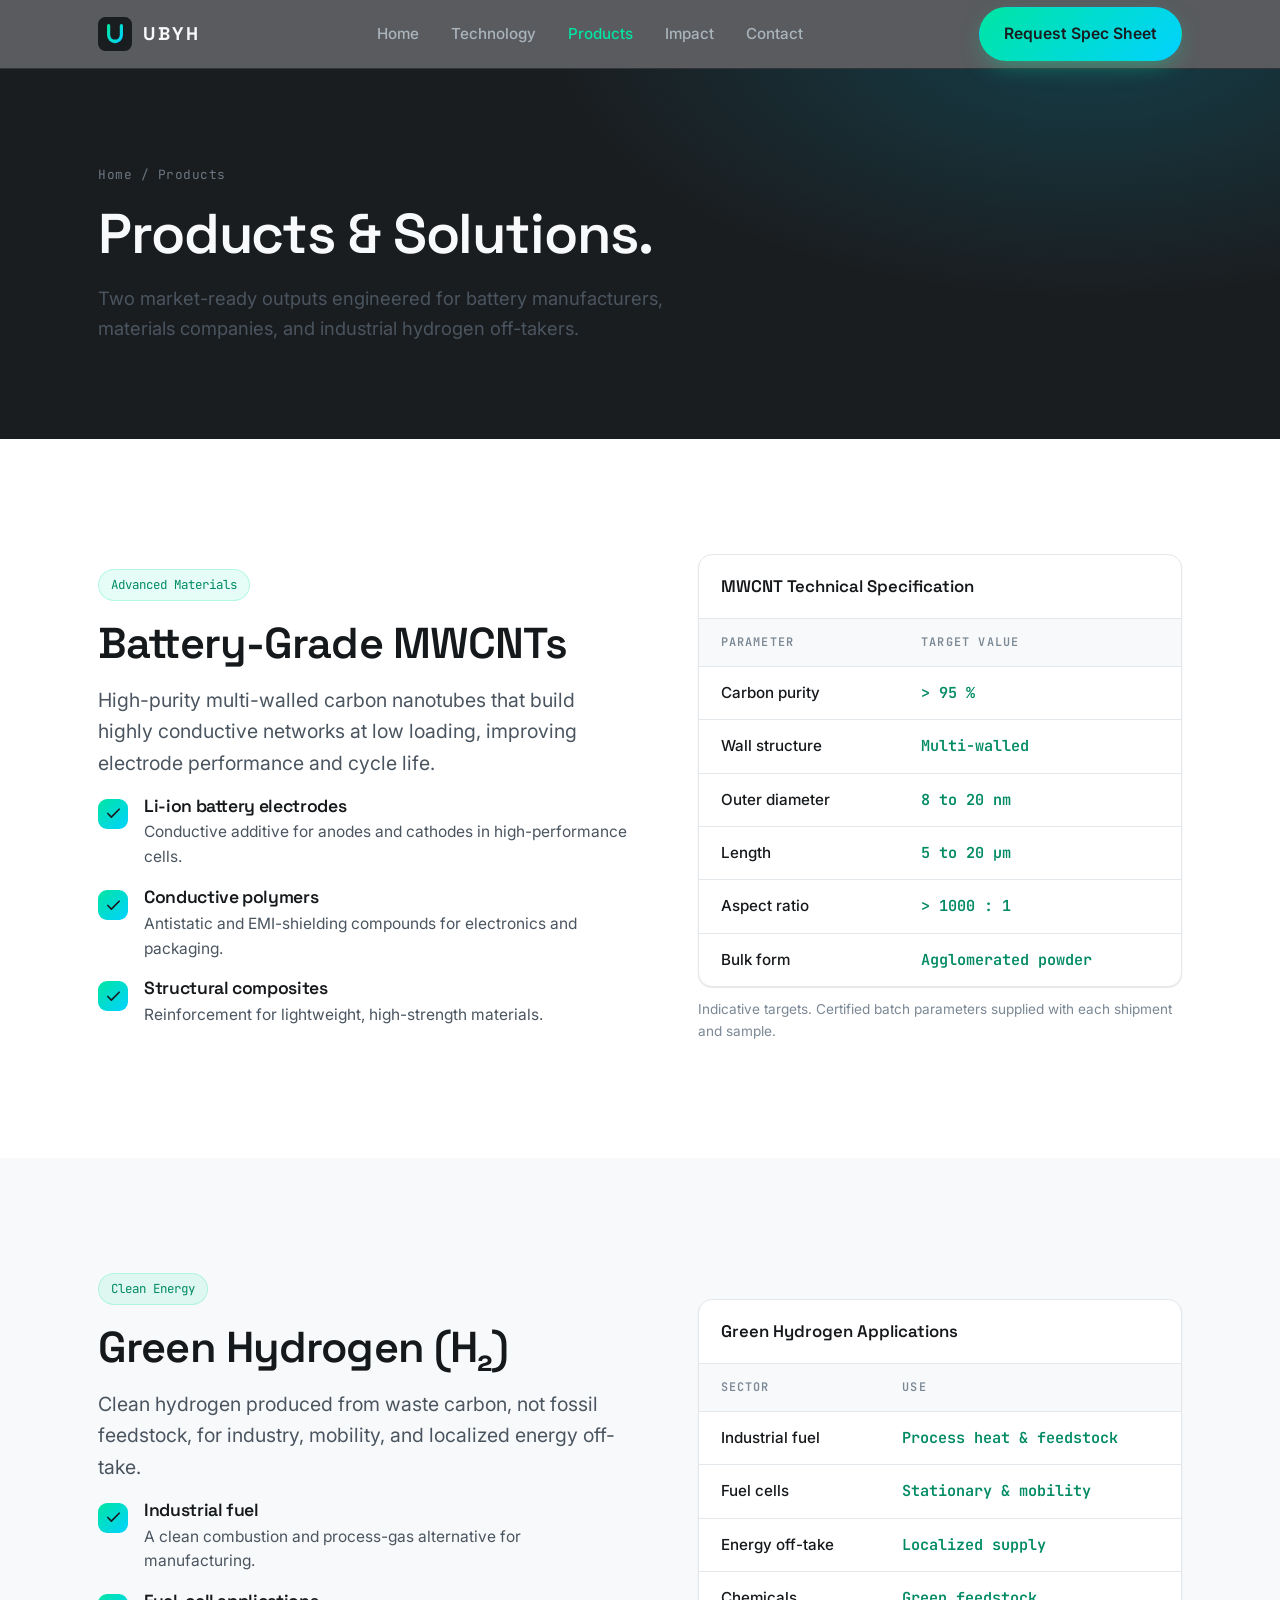
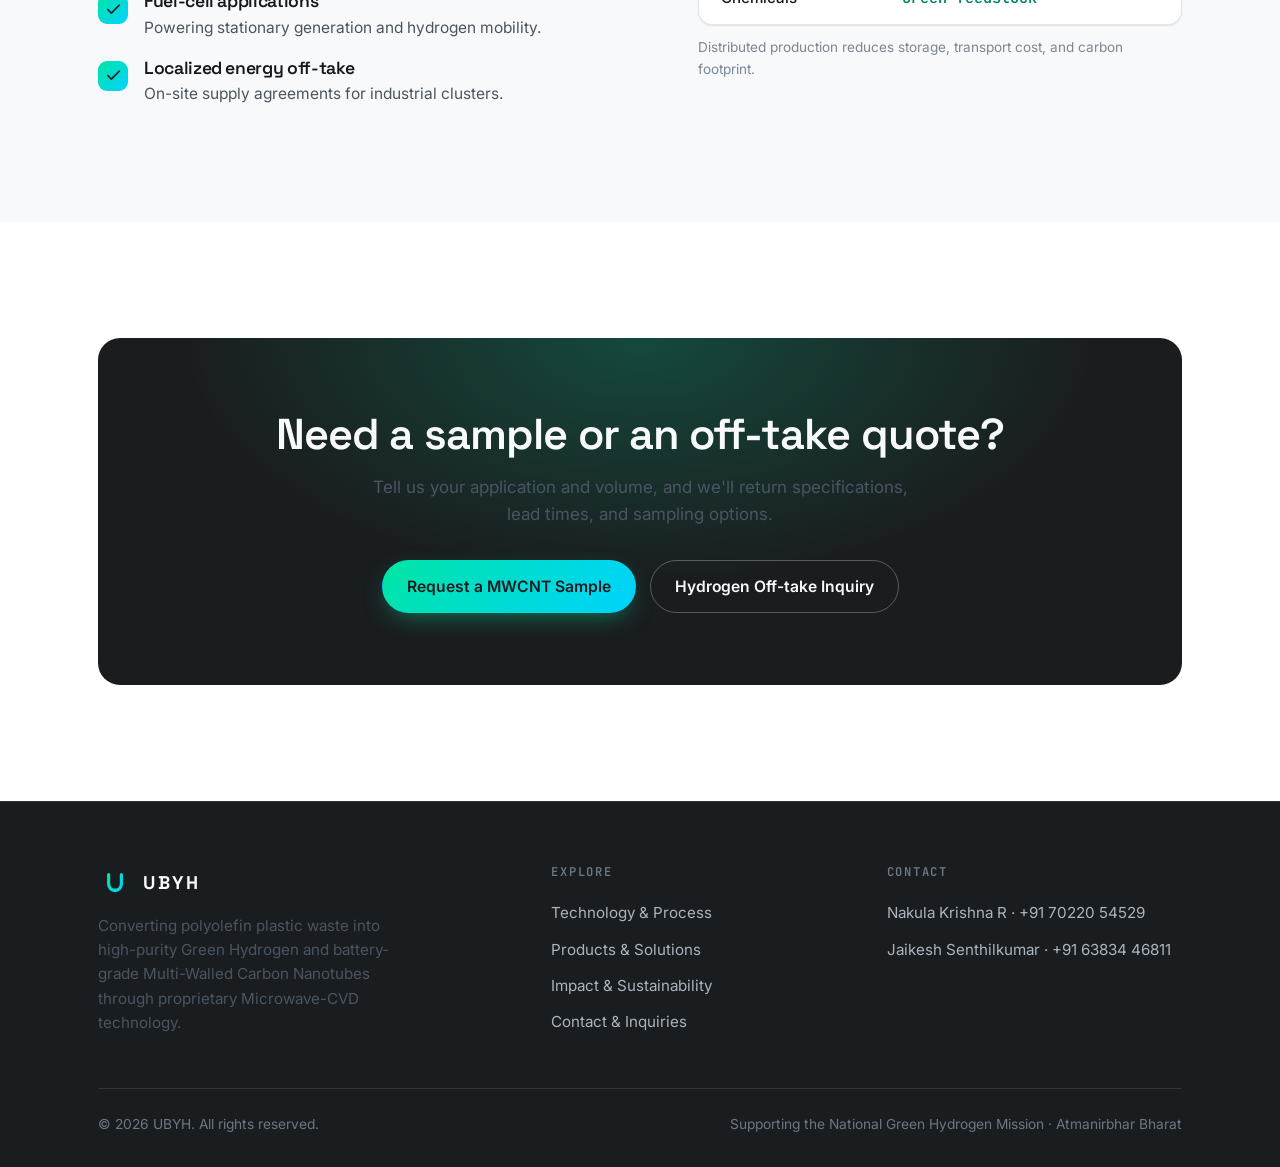
<file: products.html>
<!doctype html>
<html lang="en">
<head>
  <meta charset="utf-8">
  <meta name="viewport" content="width=device-width, initial-scale=1">
  <title>Products &amp; Solutions | UBYH MWCNTs &amp; Green Hydrogen</title>
  <meta name="description" content="Battery-grade Multi-Walled Carbon Nanotubes and Green Hydrogen from UBYH. Specifications and applications for B2B supply chains.">
  <link rel="icon" type="image/svg+xml" href="assets/img/favicon.svg">
  <link rel="preconnect" href="https://fonts.googleapis.com">
  <link rel="preconnect" href="https://fonts.gstatic.com" crossorigin>
  <link href="https://fonts.googleapis.com/css2?family=Space+Grotesk:wght@500;600;700&family=Inter:wght@400;500;600&family=JetBrains+Mono:wght@500;600&display=swap" rel="stylesheet">
  <link rel="stylesheet" href="assets/css/style.css">
</head>
<body>
<a class="skip-link" href="#main">Skip to content</a>

<header class="site-header">
  <div class="container">
    <nav class="nav" aria-label="Primary">
      <a class="brand" href="index.html" aria-label="UBYH home">
        <img class="brand__mark" src="assets/img/favicon.svg" alt="">
        <span class="brand__name">UBYH</span>
      </a>
      <ul class="nav__links" id="nav-links">
        <li><a href="index.html">Home</a></li>
        <li><a href="technology.html">Technology</a></li>
        <li><a href="products.html" class="is-active">Products</a></li>
        <li><a href="impact.html">Impact</a></li>
        <li><a href="contact.html">Contact</a></li>
      </ul>
      <div class="nav__right">
        <a class="btn btn--primary" href="contact.html">Request Spec Sheet</a>
        <button class="nav__toggle" aria-label="Toggle menu" aria-controls="nav-links" aria-expanded="false">
          <svg viewBox="0 0 24 24" fill="none" stroke="currentColor" stroke-width="2" stroke-linecap="round"><path d="M3 6h18M3 12h18M3 18h18"/></svg>
        </button>
      </div>
    </nav>
  </div>
</header>

<main id="main">

<section class="page-hero">
  <div class="container">
    <div class="breadcrumb"><a href="index.html">Home</a> / Products</div>
    <h1>Products &amp; Solutions.</h1>
    <p>Two market-ready outputs engineered for battery manufacturers, materials companies, and industrial hydrogen off-takers.</p>
  </div>
</section>

<!-- MWCNT -->
<section class="section">
  <div class="container">
    <div class="split">
      <div class="stack reveal">
        <span class="pill">Advanced Materials</span>
        <h2>Battery-Grade MWCNTs</h2>
        <p class="lead">High-purity multi-walled carbon nanotubes that build highly conductive networks at low loading, improving electrode performance and cycle life.</p>
        <div class="stack">
          <div class="feature">
            <span class="feature__dot"><svg viewBox="0 0 24 24" fill="none" stroke="currentColor" stroke-width="2.4" stroke-linecap="round" stroke-linejoin="round"><path d="M20 6 9 17l-5-5"/></svg></span>
            <div><h3>Li-ion battery electrodes</h3><p>Conductive additive for anodes and cathodes in high-performance cells.</p></div>
          </div>
          <div class="feature">
            <span class="feature__dot"><svg viewBox="0 0 24 24" fill="none" stroke="currentColor" stroke-width="2.4" stroke-linecap="round" stroke-linejoin="round"><path d="M20 6 9 17l-5-5"/></svg></span>
            <div><h3>Conductive polymers</h3><p>Antistatic and EMI-shielding compounds for electronics and packaging.</p></div>
          </div>
          <div class="feature">
            <span class="feature__dot"><svg viewBox="0 0 24 24" fill="none" stroke="currentColor" stroke-width="2.4" stroke-linecap="round" stroke-linejoin="round"><path d="M20 6 9 17l-5-5"/></svg></span>
            <div><h3>Structural composites</h3><p>Reinforcement for lightweight, high-strength materials.</p></div>
          </div>
        </div>
      </div>
      <div class="reveal">
        <div class="table-wrap">
          <table class="spec">
            <caption>MWCNT Technical Specification</caption>
            <thead><tr><th>Parameter</th><th>Target value</th></tr></thead>
            <tbody>
              <tr><td>Carbon purity</td><td class="val">&gt; 95 %</td></tr>
              <tr><td>Wall structure</td><td class="val">Multi-walled</td></tr>
              <tr><td>Outer diameter</td><td class="val">8 to 20 nm</td></tr>
              <tr><td>Length</td><td class="val">5 to 20 µm</td></tr>
              <tr><td>Aspect ratio</td><td class="val">&gt; 1000 : 1</td></tr>
              <tr><td>Bulk form</td><td class="val">Agglomerated powder</td></tr>
            </tbody>
          </table>
        </div>
        <p class="form__note" style="margin-top:12px">Indicative targets. Certified batch parameters supplied with each shipment and sample.</p>
      </div>
    </div>
  </div>
</section>

<!-- Green Hydrogen -->
<section class="section section--soft">
  <div class="container">
    <div class="split split--reverse">
      <div class="reveal">
        <div class="table-wrap">
          <table class="spec">
            <caption>Green Hydrogen Applications</caption>
            <thead><tr><th>Sector</th><th>Use</th></tr></thead>
            <tbody>
              <tr><td>Industrial fuel</td><td class="val">Process heat &amp; feedstock</td></tr>
              <tr><td>Fuel cells</td><td class="val">Stationary &amp; mobility</td></tr>
              <tr><td>Energy off-take</td><td class="val">Localized supply</td></tr>
              <tr><td>Chemicals</td><td class="val">Green feedstock</td></tr>
            </tbody>
          </table>
        </div>
        <p class="form__note" style="margin-top:12px">Distributed production reduces storage, transport cost, and carbon footprint.</p>
      </div>
      <div class="stack reveal">
        <span class="pill">Clean Energy</span>
        <h2>Green Hydrogen (H₂)</h2>
        <p class="lead">Clean hydrogen produced from waste carbon, not fossil feedstock, for industry, mobility, and localized energy off-take.</p>
        <div class="stack">
          <div class="feature">
            <span class="feature__dot"><svg viewBox="0 0 24 24" fill="none" stroke="currentColor" stroke-width="2.4" stroke-linecap="round" stroke-linejoin="round"><path d="M20 6 9 17l-5-5"/></svg></span>
            <div><h3>Industrial fuel</h3><p>A clean combustion and process-gas alternative for manufacturing.</p></div>
          </div>
          <div class="feature">
            <span class="feature__dot"><svg viewBox="0 0 24 24" fill="none" stroke="currentColor" stroke-width="2.4" stroke-linecap="round" stroke-linejoin="round"><path d="M20 6 9 17l-5-5"/></svg></span>
            <div><h3>Fuel-cell applications</h3><p>Powering stationary generation and hydrogen mobility.</p></div>
          </div>
          <div class="feature">
            <span class="feature__dot"><svg viewBox="0 0 24 24" fill="none" stroke="currentColor" stroke-width="2.4" stroke-linecap="round" stroke-linejoin="round"><path d="M20 6 9 17l-5-5"/></svg></span>
            <div><h3>Localized energy off-take</h3><p>On-site supply agreements for industrial clusters.</p></div>
          </div>
        </div>
      </div>
    </div>
  </div>
</section>

<section class="section">
  <div class="container">
    <div class="cta-band reveal">
      <h2>Need a sample or an off-take quote?</h2>
      <p>Tell us your application and volume, and we'll return specifications, lead times, and sampling options.</p>
      <div class="btn-row">
        <a class="btn btn--primary" href="contact.html">Request a MWCNT Sample</a>
        <a class="btn btn--ghost" href="contact.html">Hydrogen Off-take Inquiry</a>
      </div>
    </div>
  </div>
</section>

</main>

<footer class="site-footer">
  <div class="container">
    <div class="footer__top">
      <div class="footer__brand">
        <a class="brand" href="index.html" aria-label="UBYH home">
          <img class="brand__mark" src="assets/img/favicon.svg" alt="">
          <span class="brand__name">UBYH</span>
        </a>
        <p>Converting polyolefin plastic waste into high-purity Green Hydrogen and battery-grade Multi-Walled Carbon Nanotubes through proprietary Microwave-CVD technology.</p>
      </div>
      <div class="footer__col">
        <h4>Explore</h4>
        <a href="technology.html">Technology &amp; Process</a>
        <a href="products.html">Products &amp; Solutions</a>
        <a href="impact.html">Impact &amp; Sustainability</a>
        <a href="contact.html">Contact &amp; Inquiries</a>
      </div>
      <div class="footer__col">
        <h4>Contact</h4>
        <a href="tel:+917022054529">Nakula Krishna R · +91 70220 54529</a>
        <a href="tel:+916383446811">Jaikesh Senthilkumar · +91 63834 46811</a>
      </div>
    </div>
    <div class="footer__bottom">
      <span>© <span data-year>2026</span> UBYH. All rights reserved.</span>
      <span>Supporting the National Green Hydrogen Mission · Atmanirbhar Bharat</span>
    </div>
  </div>
</footer>

<script src="assets/js/main.js" defer></script>
</body>
</html>
</file>
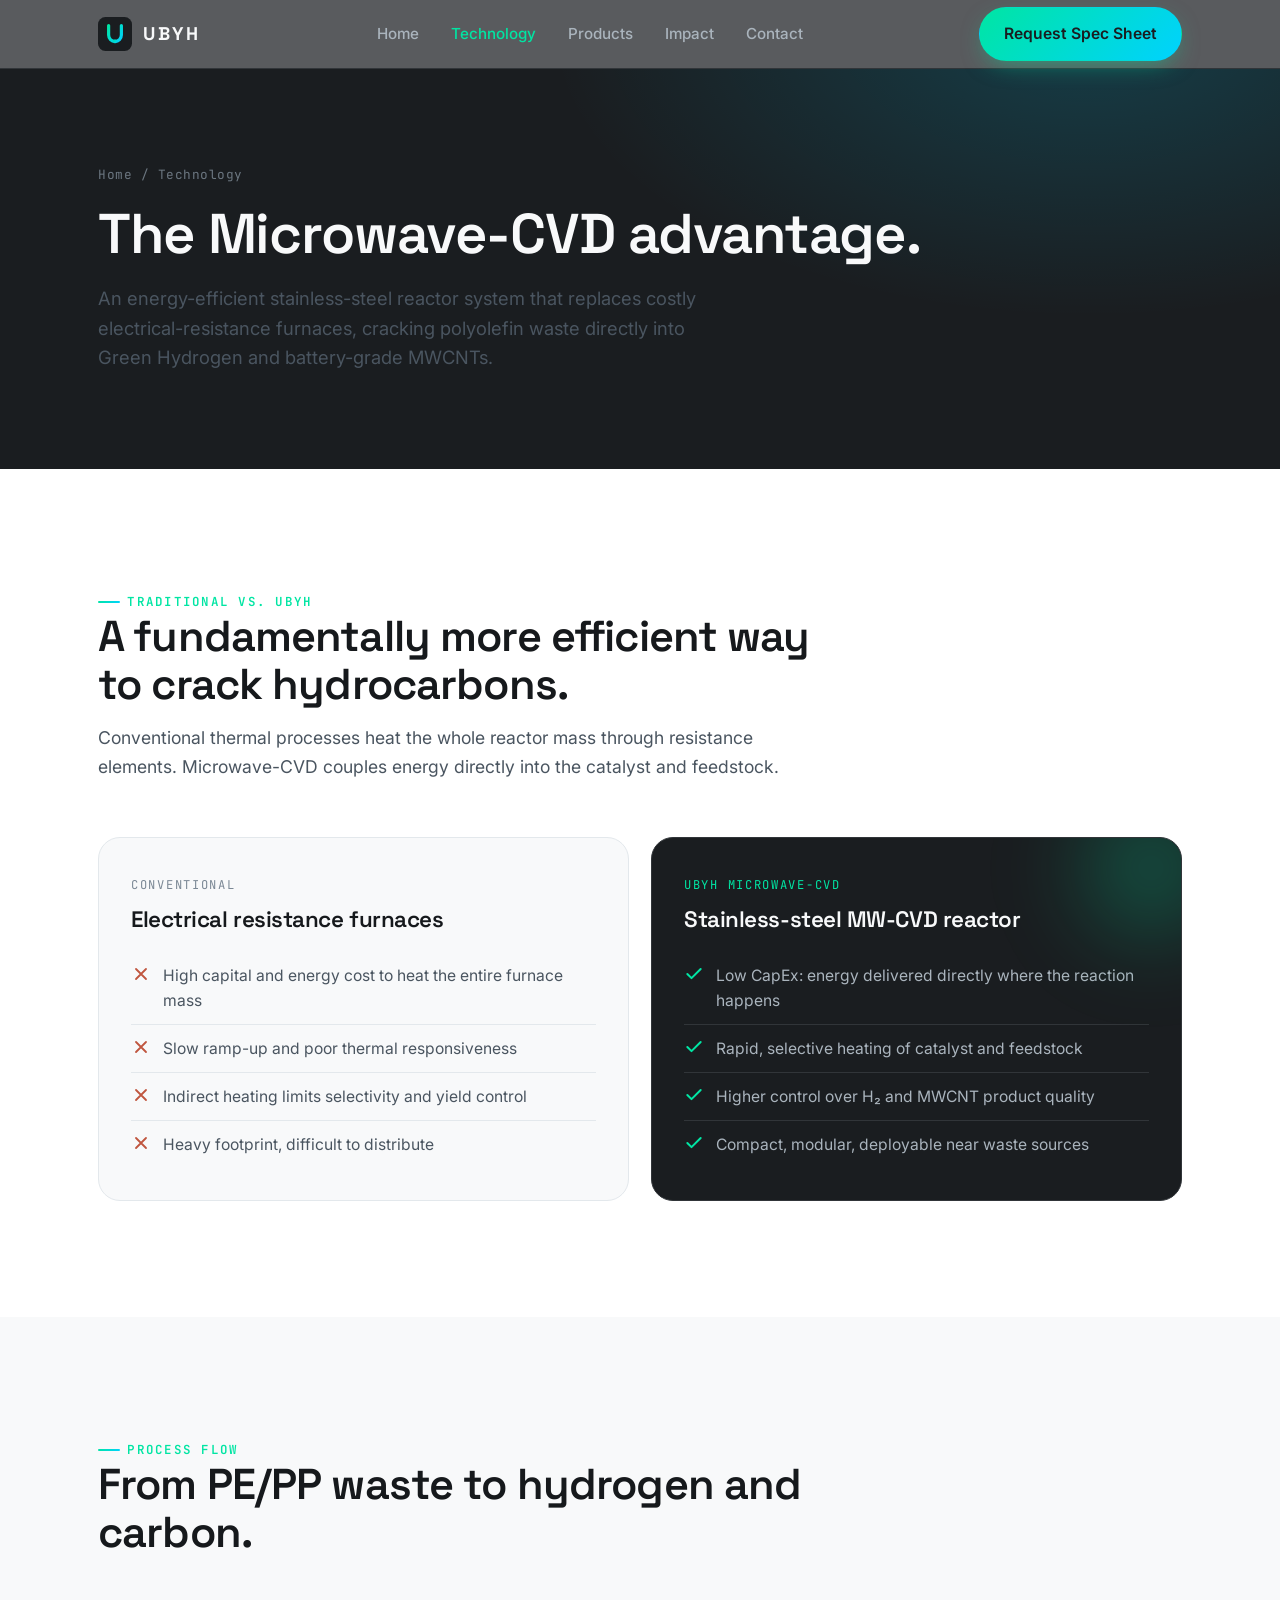
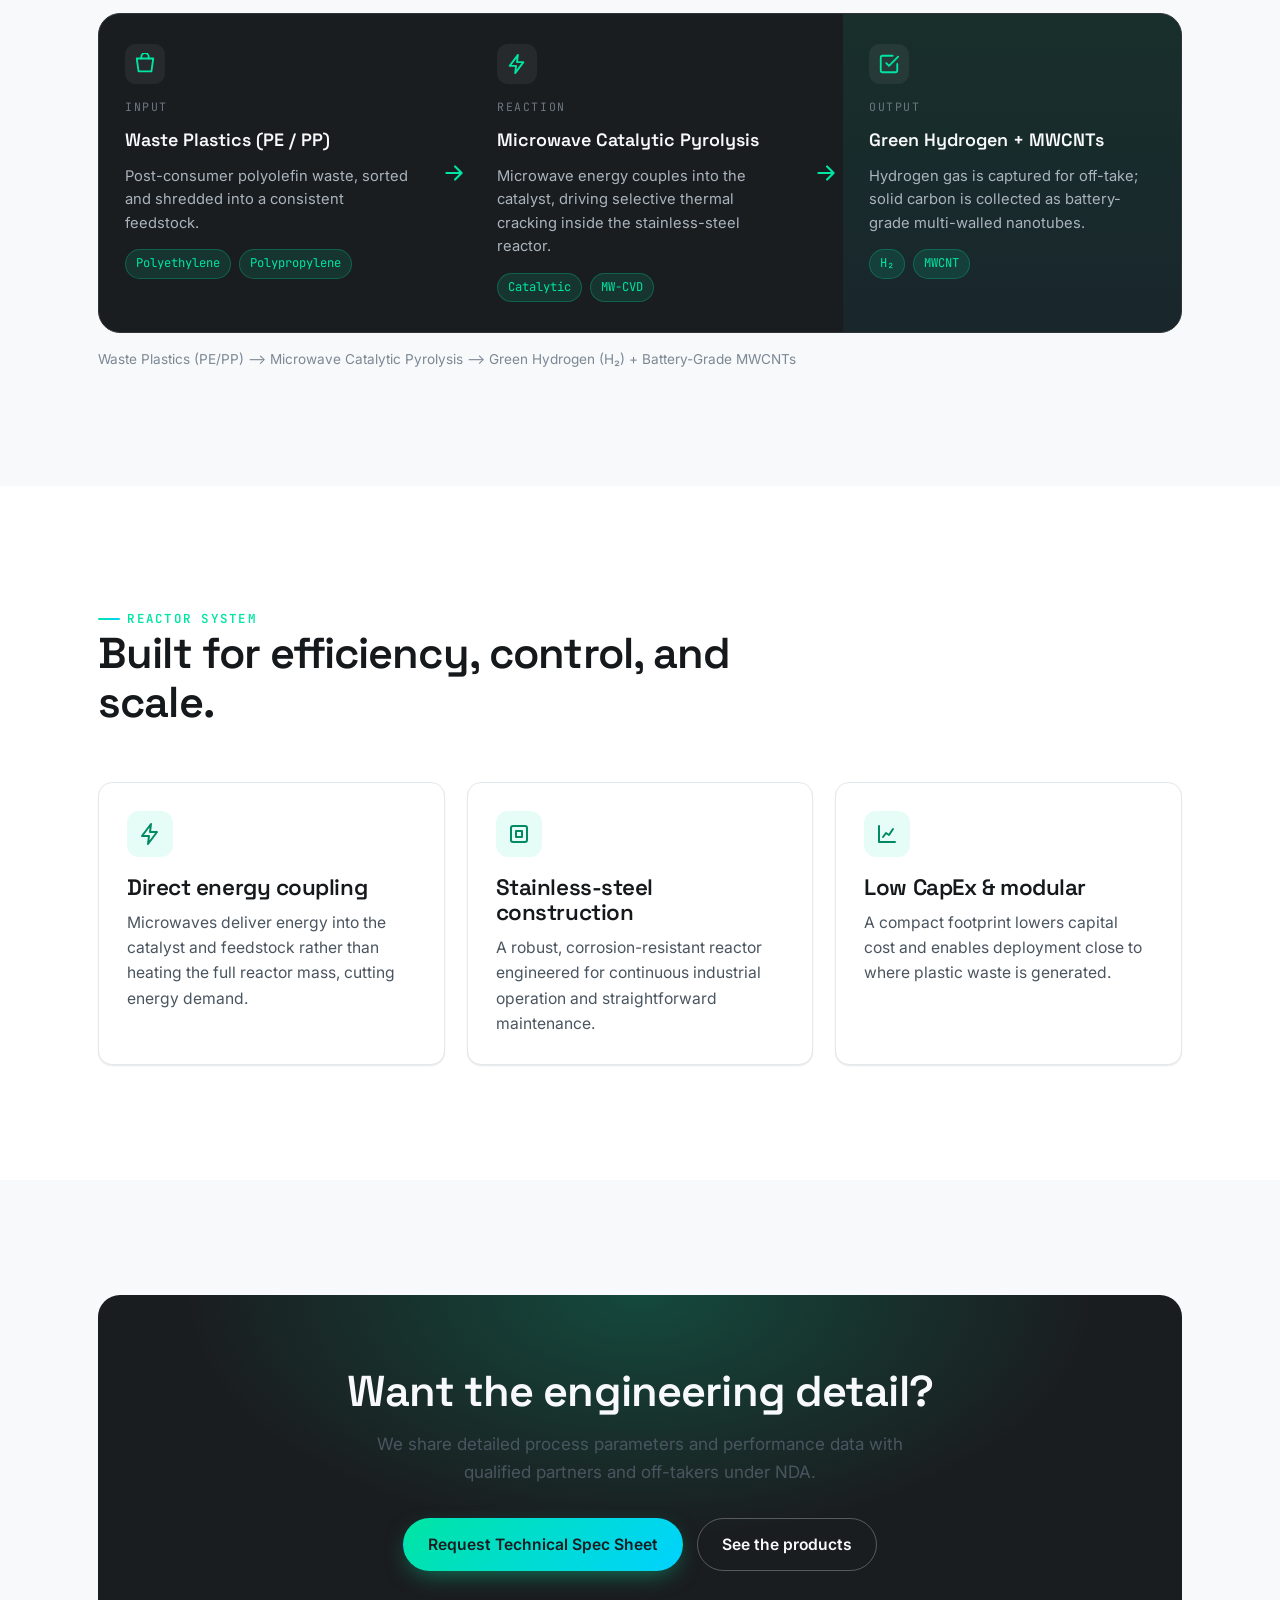
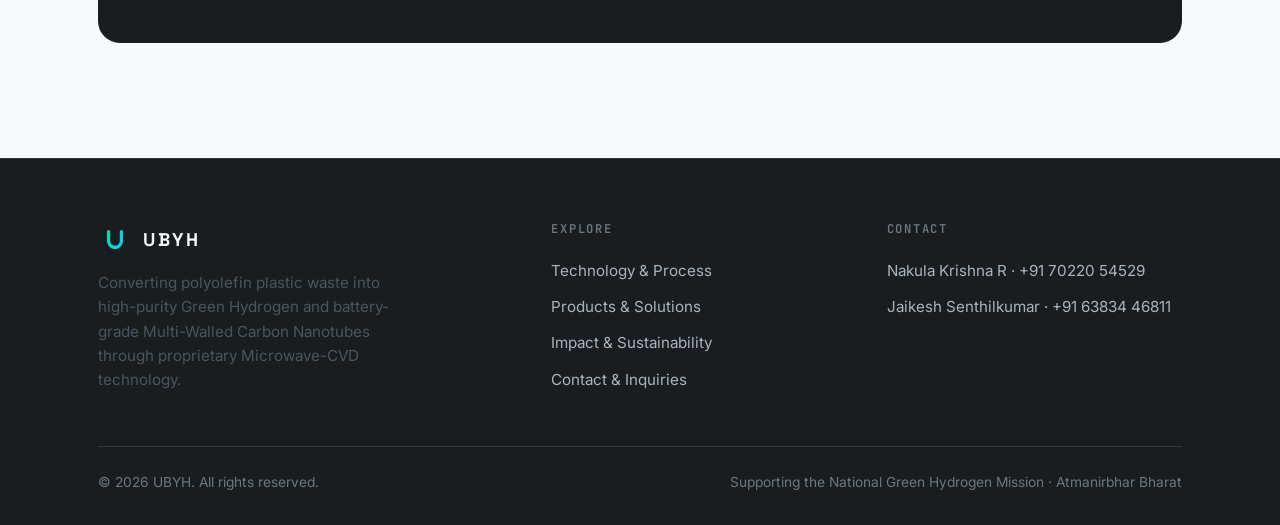
<file: technology.html>
<!doctype html>
<html lang="en">
<head>
  <meta charset="utf-8">
  <meta name="viewport" content="width=device-width, initial-scale=1">
  <title>Technology &amp; Process | UBYH Microwave-CVD</title>
  <meta name="description" content="The UBYH Microwave-CVD advantage: an energy-efficient stainless-steel reactor that cracks polyolefin waste into Green Hydrogen and battery-grade MWCNTs.">
  <link rel="icon" type="image/svg+xml" href="assets/img/favicon.svg">
  <link rel="preconnect" href="https://fonts.googleapis.com">
  <link rel="preconnect" href="https://fonts.gstatic.com" crossorigin>
  <link href="https://fonts.googleapis.com/css2?family=Space+Grotesk:wght@500;600;700&family=Inter:wght@400;500;600&family=JetBrains+Mono:wght@500;600&display=swap" rel="stylesheet">
  <link rel="stylesheet" href="assets/css/style.css">
</head>
<body>
<a class="skip-link" href="#main">Skip to content</a>

<header class="site-header">
  <div class="container">
    <nav class="nav" aria-label="Primary">
      <a class="brand" href="index.html" aria-label="UBYH home">
        <img class="brand__mark" src="assets/img/favicon.svg" alt="">
        <span class="brand__name">UBYH</span>
      </a>
      <ul class="nav__links" id="nav-links">
        <li><a href="index.html">Home</a></li>
        <li><a href="technology.html" class="is-active">Technology</a></li>
        <li><a href="products.html">Products</a></li>
        <li><a href="impact.html">Impact</a></li>
        <li><a href="contact.html">Contact</a></li>
      </ul>
      <div class="nav__right">
        <a class="btn btn--primary" href="contact.html">Request Spec Sheet</a>
        <button class="nav__toggle" aria-label="Toggle menu" aria-controls="nav-links" aria-expanded="false">
          <svg viewBox="0 0 24 24" fill="none" stroke="currentColor" stroke-width="2" stroke-linecap="round"><path d="M3 6h18M3 12h18M3 18h18"/></svg>
        </button>
      </div>
    </nav>
  </div>
</header>

<main id="main">

<section class="page-hero">
  <div class="container">
    <div class="breadcrumb"><a href="index.html">Home</a> / Technology</div>
    <h1>The Microwave-CVD advantage.</h1>
    <p>An energy-efficient stainless-steel reactor system that replaces costly electrical-resistance furnaces, cracking polyolefin waste directly into Green Hydrogen and battery-grade MWCNTs.</p>
  </div>
</section>

<!-- Comparison -->
<section class="section">
  <div class="container">
    <div class="section-head reveal">
      <span class="eyebrow">Traditional vs. UBYH</span>
      <h2>A fundamentally more efficient way to crack hydrocarbons.</h2>
      <p>Conventional thermal processes heat the whole reactor mass through resistance elements. Microwave-CVD couples energy directly into the catalyst and feedstock.</p>
    </div>
    <div class="compare reveal">
      <div class="compare__col compare__col--old">
        <span class="compare__tag">Conventional</span>
        <h3>Electrical resistance furnaces</h3>
        <ul class="compare__list">
          <li><svg class="ic-x" viewBox="0 0 24 24" fill="none" stroke="currentColor" stroke-width="2.2" stroke-linecap="round"><path d="M18 6 6 18M6 6l12 12"/></svg> High capital and energy cost to heat the entire furnace mass</li>
          <li><svg class="ic-x" viewBox="0 0 24 24" fill="none" stroke="currentColor" stroke-width="2.2" stroke-linecap="round"><path d="M18 6 6 18M6 6l12 12"/></svg> Slow ramp-up and poor thermal responsiveness</li>
          <li><svg class="ic-x" viewBox="0 0 24 24" fill="none" stroke="currentColor" stroke-width="2.2" stroke-linecap="round"><path d="M18 6 6 18M6 6l12 12"/></svg> Indirect heating limits selectivity and yield control</li>
          <li><svg class="ic-x" viewBox="0 0 24 24" fill="none" stroke="currentColor" stroke-width="2.2" stroke-linecap="round"><path d="M18 6 6 18M6 6l12 12"/></svg> Heavy footprint, difficult to distribute</li>
        </ul>
      </div>
      <div class="compare__col compare__col--new">
        <span class="compare__tag">UBYH Microwave-CVD</span>
        <h3>Stainless-steel MW-CVD reactor</h3>
        <ul class="compare__list">
          <li><svg class="ic-check" viewBox="0 0 24 24" fill="none" stroke="currentColor" stroke-width="2.4" stroke-linecap="round" stroke-linejoin="round"><path d="M20 6 9 17l-5-5"/></svg> Low CapEx: energy delivered directly where the reaction happens</li>
          <li><svg class="ic-check" viewBox="0 0 24 24" fill="none" stroke="currentColor" stroke-width="2.4" stroke-linecap="round" stroke-linejoin="round"><path d="M20 6 9 17l-5-5"/></svg> Rapid, selective heating of catalyst and feedstock</li>
          <li><svg class="ic-check" viewBox="0 0 24 24" fill="none" stroke="currentColor" stroke-width="2.4" stroke-linecap="round" stroke-linejoin="round"><path d="M20 6 9 17l-5-5"/></svg> Higher control over H₂ and MWCNT product quality</li>
          <li><svg class="ic-check" viewBox="0 0 24 24" fill="none" stroke="currentColor" stroke-width="2.4" stroke-linecap="round" stroke-linejoin="round"><path d="M20 6 9 17l-5-5"/></svg> Compact, modular, deployable near waste sources</li>
        </ul>
      </div>
    </div>
  </div>
</section>

<!-- Process flow (detailed) -->
<section class="section section--soft">
  <div class="container">
    <div class="section-head reveal">
      <span class="eyebrow">Process Flow</span>
      <h2>From PE/PP waste to hydrogen and carbon.</h2>
    </div>
    <div class="flow reveal" role="img" aria-label="Process flow: waste plastics PE and PP, to microwave catalytic pyrolysis, to green hydrogen and battery-grade MWCNTs">
      <div class="flow__node">
        <div class="flow__ico"><svg viewBox="0 0 24 24" fill="none" stroke="currentColor" stroke-width="2" stroke-linecap="round" stroke-linejoin="round"><path d="M3 6h18l-2 14H5L3 6Z"/><path d="M8 6V4a4 4 0 0 1 8 0v2"/></svg></div>
        <div class="flow__stage">Input</div>
        <div class="flow__title">Waste Plastics (PE / PP)</div>
        <div class="flow__desc">Post-consumer polyolefin waste, sorted and shredded into a consistent feedstock.</div>
        <div class="flow__chips"><span class="chip">Polyethylene</span><span class="chip">Polypropylene</span></div>
      </div>
      <div class="flow__arrow" aria-hidden="true"><svg viewBox="0 0 24 24" fill="none" stroke="currentColor" stroke-width="2" stroke-linecap="round" stroke-linejoin="round"><path d="M5 12h14M13 6l6 6-6 6"/></svg></div>
      <div class="flow__node">
        <div class="flow__ico"><svg viewBox="0 0 24 24" fill="none" stroke="currentColor" stroke-width="2" stroke-linecap="round" stroke-linejoin="round"><path d="M13 2 4 14h7l-1 8 9-12h-7l1-8Z"/></svg></div>
        <div class="flow__stage">Reaction</div>
        <div class="flow__title">Microwave Catalytic Pyrolysis</div>
        <div class="flow__desc">Microwave energy couples into the catalyst, driving selective thermal cracking inside the stainless-steel reactor.</div>
        <div class="flow__chips"><span class="chip">Catalytic</span><span class="chip">MW-CVD</span></div>
      </div>
      <div class="flow__arrow" aria-hidden="true"><svg viewBox="0 0 24 24" fill="none" stroke="currentColor" stroke-width="2" stroke-linecap="round" stroke-linejoin="round"><path d="M5 12h14M13 6l6 6-6 6"/></svg></div>
      <div class="flow__node flow__node--output">
        <div class="flow__ico"><svg viewBox="0 0 24 24" fill="none" stroke="currentColor" stroke-width="2" stroke-linecap="round" stroke-linejoin="round"><path d="m9 11 3 3L22 4"/><path d="M21 12v7a2 2 0 0 1-2 2H5a2 2 0 0 1-2-2V5a2 2 0 0 1 2-2h11"/></svg></div>
        <div class="flow__stage">Output</div>
        <div class="flow__title">Green Hydrogen + MWCNTs</div>
        <div class="flow__desc">Hydrogen gas is captured for off-take; solid carbon is collected as battery-grade multi-walled nanotubes.</div>
        <div class="flow__chips"><span class="chip">H₂</span><span class="chip">MWCNT</span></div>
      </div>
    </div>
    <p class="form__note" style="margin-top:16px">Waste Plastics (PE/PP) ⟶ Microwave Catalytic Pyrolysis ⟶ Green Hydrogen (H₂) + Battery-Grade MWCNTs</p>
  </div>
</section>

<!-- Reactor characteristics -->
<section class="section">
  <div class="container">
    <div class="section-head reveal">
      <span class="eyebrow">Reactor System</span>
      <h2>Built for efficiency, control, and scale.</h2>
    </div>
    <div class="grid grid--3">
      <article class="card reveal">
        <div class="card__icon"><svg viewBox="0 0 24 24" fill="none" stroke="currentColor" stroke-width="2" stroke-linecap="round" stroke-linejoin="round"><path d="M13 2 4 14h7l-1 8 9-12h-7l1-8Z"/></svg></div>
        <h3>Direct energy coupling</h3>
        <p>Microwaves deliver energy into the catalyst and feedstock rather than heating the full reactor mass, cutting energy demand.</p>
      </article>
      <article class="card reveal">
        <div class="card__icon"><svg viewBox="0 0 24 24" fill="none" stroke="currentColor" stroke-width="2" stroke-linecap="round" stroke-linejoin="round"><rect x="4" y="4" width="16" height="16" rx="2"/><path d="M9 9h6v6H9z"/></svg></div>
        <h3>Stainless-steel construction</h3>
        <p>A robust, corrosion-resistant reactor engineered for continuous industrial operation and straightforward maintenance.</p>
      </article>
      <article class="card reveal">
        <div class="card__icon"><svg viewBox="0 0 24 24" fill="none" stroke="currentColor" stroke-width="2" stroke-linecap="round" stroke-linejoin="round"><path d="M4 4v16h16"/><path d="m8 15 3-4 3 2 4-6"/></svg></div>
        <h3>Low CapEx &amp; modular</h3>
        <p>A compact footprint lowers capital cost and enables deployment close to where plastic waste is generated.</p>
      </article>
    </div>
  </div>
</section>

<section class="section section--soft">
  <div class="container">
    <div class="cta-band reveal">
      <h2>Want the engineering detail?</h2>
      <p>We share detailed process parameters and performance data with qualified partners and off-takers under NDA.</p>
      <div class="btn-row">
        <a class="btn btn--primary" href="contact.html">Request Technical Spec Sheet</a>
        <a class="btn btn--ghost" href="products.html">See the products</a>
      </div>
    </div>
  </div>
</section>

</main>

<footer class="site-footer">
  <div class="container">
    <div class="footer__top">
      <div class="footer__brand">
        <a class="brand" href="index.html" aria-label="UBYH home">
          <img class="brand__mark" src="assets/img/favicon.svg" alt="">
          <span class="brand__name">UBYH</span>
        </a>
        <p>Converting polyolefin plastic waste into high-purity Green Hydrogen and battery-grade Multi-Walled Carbon Nanotubes through proprietary Microwave-CVD technology.</p>
      </div>
      <div class="footer__col">
        <h4>Explore</h4>
        <a href="technology.html">Technology &amp; Process</a>
        <a href="products.html">Products &amp; Solutions</a>
        <a href="impact.html">Impact &amp; Sustainability</a>
        <a href="contact.html">Contact &amp; Inquiries</a>
      </div>
      <div class="footer__col">
        <h4>Contact</h4>
        <a href="tel:+917022054529">Nakula Krishna R · +91 70220 54529</a>
        <a href="tel:+916383446811">Jaikesh Senthilkumar · +91 63834 46811</a>
      </div>
    </div>
    <div class="footer__bottom">
      <span>© <span data-year>2026</span> UBYH. All rights reserved.</span>
      <span>Supporting the National Green Hydrogen Mission · Atmanirbhar Bharat</span>
    </div>
  </div>
</footer>

<script src="assets/js/main.js" defer></script>
</body>
</html>
</file>
<file: assets/css/style.css>
/* ==========================================================================
   UBYH Design System
   Palette: Carbon #1A1D20 · Emerald #00E5A3 · Cyan #00D2FF · Slate #F8F9FA
   ========================================================================== */

:root {
  /* Brand */
  --carbon:       #1A1D20;
  --carbon-800:   #22262a;
  --carbon-700:   #2d3237;
  --carbon-600:   #3a4046;
  --emerald:      #00E5A3;
  --cyan:         #00D2FF;
  --slate:        #F8F9FA;

  /* Ink (text) tokens */
  --ink:          #16191c;   /* primary ink on light */
  --ink-2:        #4a5560;   /* secondary ink */
  --ink-3:        #7b8895;   /* muted ink */
  --ink-on-dark:  #F8F9FA;   /* primary on dark */
  --ink-on-dark-2:#aab4bd;   /* secondary on dark */
  --ink-on-dark-3:#6c7781;   /* muted on dark */

  /* Surfaces */
  --bg:           #ffffff;
  --bg-soft:      #F8F9FA;
  --bg-softer:    #eef1f4;
  --line:         #e3e8ec;
  --line-dark:    #313539;

  /* Accent gradient */
  --grad: linear-gradient(135deg, var(--emerald) 0%, var(--cyan) 100%);

  /* Shape & motion */
  --radius:       14px;
  --radius-sm:    10px;
  --radius-lg:    22px;
  --shadow-sm:    0 1px 2px rgba(16,25,28,.06), 0 1px 1px rgba(16,25,28,.04);
  --shadow:       0 10px 30px -12px rgba(16,25,28,.18);
  --shadow-lg:    0 30px 60px -20px rgba(16,25,28,.28);
  --ease:         cubic-bezier(.22,.61,.36,1);

  /* Layout */
  --maxw:         1180px;
  --gutter:       clamp(20px, 5vw, 48px);

  /* Type */
  --font-sans: "Inter", -apple-system, BlinkMacSystemFont, "Segoe UI", Roboto, Helvetica, Arial, sans-serif;
  --font-display: "Space Grotesk", var(--font-sans);
  --font-mono: "JetBrains Mono", ui-monospace, SFMono-Regular, Menlo, Consolas, monospace;
}

/* --------------------------------------------------------------------------
   Reset / base
   -------------------------------------------------------------------------- */
*, *::before, *::after { box-sizing: border-box; }
* { margin: 0; }
html { scroll-behavior: smooth; -webkit-text-size-adjust: 100%; overflow-x: clip; }

/* Prevent horizontal overflow: allow grid/flex items to shrink below their
   content's intrinsic width so wide children (e.g. min-width tables) scroll
   inside their own box instead of stretching the page. */
.split, .split > *, .grid > *, .stack, .feature, .metric, .card { min-width: 0; }
.table-wrap { max-width: 100%; }
body {
  font-family: var(--font-sans);
  color: var(--ink);
  background: var(--bg);
  line-height: 1.6;
  font-size: 17px;
  -webkit-font-smoothing: antialiased;
  text-rendering: optimizeLegibility;
}
img, svg { display: block; max-width: 100%; }
a { color: inherit; text-decoration: none; }
button { font: inherit; cursor: pointer; }
ul { list-style: none; padding: 0; }

h1, h2, h3, h4 {
  font-family: var(--font-display);
  line-height: 1.12;
  letter-spacing: -0.02em;
  font-weight: 600;
  color: var(--ink);
}
h1 { font-size: clamp(2.15rem, 4.7vw, 3.5rem); }
h2 { font-size: clamp(1.8rem, 3.6vw, 2.7rem); }
h3 { font-size: clamp(1.15rem, 1.8vw, 1.4rem); }

p { color: var(--ink-2); }

/* --------------------------------------------------------------------------
   Layout helpers
   -------------------------------------------------------------------------- */
.container { width: 100%; max-width: var(--maxw); margin-inline: auto; padding-inline: var(--gutter); }
.section { padding-block: clamp(64px, 9vw, 120px); }
.section--soft { background: var(--bg-soft); }
.section--carbon { background: var(--carbon); color: var(--ink-on-dark); }
.section--carbon h1, .section--carbon h2, .section--carbon h3 { color: var(--ink-on-dark); }
.section--carbon p { color: var(--ink-on-dark-2); }

.eyebrow {
  font-family: var(--font-mono);
  font-size: .78rem;
  letter-spacing: .18em;
  text-transform: uppercase;
  color: var(--emerald);
  font-weight: 600;
  display: inline-flex;
  align-items: center;
  gap: .6em;
}
.eyebrow::before {
  content: "";
  width: 22px; height: 2px;
  background: var(--grad);
  border-radius: 2px;
}
.section-head { max-width: 720px; margin-bottom: clamp(36px, 5vw, 56px); }
.section-head p { margin-top: 16px; font-size: 1.1rem; }
.text-center { text-align: center; }
.text-center .section-head { margin-inline: auto; }
.text-center .eyebrow { justify-content: center; }

.lead { font-size: 1.22rem; color: var(--ink-2); }

/* --------------------------------------------------------------------------
   Buttons
   -------------------------------------------------------------------------- */
.btn {
  display: inline-flex; align-items: center; gap: .55em;
  padding: 13px 24px;
  border-radius: 999px;
  font-weight: 600;
  font-size: .98rem;
  border: 1px solid transparent;
  transition: transform .18s var(--ease), box-shadow .25s var(--ease), background .2s, border-color .2s, color .2s;
  white-space: nowrap;
}
.btn svg { width: 18px; height: 18px; }
.btn:hover { transform: translateY(-2px); }
.btn:active { transform: translateY(0); }
.btn--primary { background: var(--grad); color: var(--carbon); box-shadow: 0 8px 24px -8px rgba(0,229,163,.55); }
.btn--primary:hover { box-shadow: 0 14px 30px -8px rgba(0,210,255,.55); }
.btn--ghost { background: transparent; color: var(--ink-on-dark); border-color: rgba(248,249,250,.28); }
.btn--ghost:hover { border-color: var(--emerald); color: var(--emerald); }
.btn--dark { background: var(--carbon); color: var(--ink-on-dark); }
.btn--dark:hover { background: var(--carbon-700); }
.btn--outline { background: transparent; color: var(--ink); border-color: var(--line); }
.btn--outline:hover { border-color: var(--carbon); }

/* --------------------------------------------------------------------------
   Header / nav
   -------------------------------------------------------------------------- */
.site-header {
  position: sticky; top: 0; z-index: 50;
  background: rgba(26,29,32,.72);
  backdrop-filter: saturate(160%) blur(14px);
  -webkit-backdrop-filter: saturate(160%) blur(14px);
  border-bottom: 1px solid var(--line-dark);
}
.nav { display: flex; align-items: center; justify-content: space-between; height: 68px; }
.brand { display: flex; align-items: center; gap: 11px; color: var(--ink-on-dark); }
.brand__mark { width: 34px; height: 34px; }
.brand__name { font-family: var(--font-display); font-weight: 700; letter-spacing: .14em; font-size: 1.15rem; }
.nav__links { display: flex; align-items: center; gap: 4px; }
.nav__links a {
  color: var(--ink-on-dark-2);
  padding: 9px 14px; border-radius: 8px;
  font-size: .95rem; font-weight: 500;
  transition: color .18s, background .18s;
}
.nav__links a:hover { color: var(--ink-on-dark); background: rgba(248,249,250,.06); }
.nav__links a.is-active { color: var(--emerald); }
.nav__right { display: flex; align-items: center; gap: 12px; }
.nav__toggle { display: none; background: transparent; border: 0; padding: 8px; color: var(--ink-on-dark); }
.nav__toggle svg { width: 26px; height: 26px; }

@media (max-width: 900px) {
  .nav__links {
    position: fixed; inset: 68px 0 auto 0;
    flex-direction: column; align-items: stretch; gap: 2px;
    background: var(--carbon); border-bottom: 1px solid var(--line-dark);
    padding: 14px var(--gutter) 22px;
    box-shadow: var(--shadow-lg);
    opacity: 0; visibility: hidden; pointer-events: none;
    transform: translateY(-10px);
    transition: opacity .25s var(--ease), transform .25s var(--ease), visibility .25s;
  }
  .nav__links.is-open { opacity: 1; visibility: visible; pointer-events: auto; transform: none; }
  .nav__links a { padding: 13px 14px; font-size: 1.05rem; }
  .nav__toggle { display: inline-flex; }
  .nav__right .btn { display: none; }
}

/* --------------------------------------------------------------------------
   Hero
   -------------------------------------------------------------------------- */
.hero {
  position: relative; overflow: hidden;
  background: var(--carbon); color: var(--ink-on-dark);
  padding-block: clamp(36px, 5vw, 84px);
  isolation: isolate;
}
.hero__glow {
  position: absolute; inset: 0; z-index: -1; pointer-events: none;
}
.hero__glow::before, .hero__glow::after {
  content: ""; position: absolute; border-radius: 50%;
  filter: blur(90px); opacity: .5;
}
.hero__glow::before { width: 540px; height: 540px; background: radial-gradient(circle, rgba(0,229,163,.55), transparent 65%); top: -160px; right: -120px; }
.hero__glow::after  { width: 460px; height: 460px; background: radial-gradient(circle, rgba(0,210,255,.4), transparent 65%); bottom: -200px; left: -140px; }
.hero__grid {
  position: absolute; inset: 0; z-index: -1; opacity: .5;
  background-image:
    linear-gradient(rgba(248,249,250,.04) 1px, transparent 1px),
    linear-gradient(90deg, rgba(248,249,250,.04) 1px, transparent 1px);
  background-size: 48px 48px;
  mask-image: radial-gradient(ellipse 80% 70% at 50% 35%, #000 40%, transparent 100%);
}
.hero__inner { max-width: 880px; }
.hero__badge {
  display: inline-flex; align-items: center; gap: 9px;
  padding: 7px 14px 7px 10px; border-radius: 999px;
  background: rgba(248,249,250,.06); border: 1px solid var(--line-dark);
  font-size: .82rem; color: var(--ink-on-dark-2); margin-bottom: 26px;
  font-family: var(--font-mono); letter-spacing: .02em;
}
.hero__badge .dot { width: 8px; height: 8px; border-radius: 50%; background: var(--emerald); box-shadow: 0 0 0 4px rgba(0,229,163,.18); }
.hero__badge { margin-bottom: 20px; }
.hero h1 { color: var(--ink-on-dark); }
.hero h1 .grad { background: var(--grad); -webkit-background-clip: text; background-clip: text; color: transparent; }
.hero__sub { margin-top: 18px; font-size: 1.15rem; color: var(--ink-on-dark-2); max-width: 660px; }
.hero__cta { margin-top: 28px; display: flex; flex-wrap: wrap; gap: 14px; }

/* --------------------------------------------------------------------------
   Metrics / stat tiles
   -------------------------------------------------------------------------- */
.metrics {
  display: grid; grid-template-columns: repeat(3, 1fr); gap: 22px;
  margin-top: clamp(48px, 7vw, 76px);
}
.metric {
  background: var(--carbon-800); padding: 28px;
  border: 1px solid var(--line-dark); border-radius: var(--radius);
  position: relative; overflow: hidden;
  transition: transform .22s var(--ease), border-color .22s var(--ease), background .25s var(--ease);
}
.metric::after {
  content: ""; position: absolute; left: 0; bottom: 0; height: 3px; width: 100%;
  background: var(--grad); transform: scaleX(0); transform-origin: left;
  transition: transform .5s var(--ease);
}
.metric:hover { transform: translateY(-4px); border-color: var(--carbon-600); }
.metric:hover::after, .metrics.is-visible .metric::after { transform: scaleX(1); }
.metric__ico {
  width: 46px; height: 46px; border-radius: 12px; margin-bottom: 18px;
  display: grid; place-items: center;
  background: rgba(0,229,163,.1); color: var(--emerald);
}
.metric__ico svg { width: 24px; height: 24px; }
.metric__value {
  font-family: var(--font-display); font-weight: 700;
  font-size: clamp(2.6rem, 5.4vw, 3.9rem); line-height: .95;
  letter-spacing: -0.04em;
  background: var(--grad); -webkit-background-clip: text; background-clip: text; color: transparent;
  display: flex; align-items: baseline; gap: 2px;
}
.metric__unit { font-size: .5em; font-weight: 600; }
.metric__label { margin-top: 14px; color: var(--ink-on-dark-2); font-size: 1rem; max-width: 26ch; line-height: 1.5; }
@media (max-width: 760px) { .metrics { grid-template-columns: 1fr; } }

/* light variant of metrics */
.metrics--light .metric { background: var(--bg); border-color: var(--line); box-shadow: var(--shadow-sm); }
.metrics--light .metric:hover { border-color: #d3dae0; box-shadow: var(--shadow); }
.metrics--light .metric__label { color: var(--ink-2); }
.metrics--light .metric__ico { color: #018a63; }

/* --------------------------------------------------------------------------
   Cards
   -------------------------------------------------------------------------- */
.grid { display: grid; gap: 22px; }
.grid--3 { grid-template-columns: repeat(3, 1fr); }
.grid--2 { grid-template-columns: repeat(2, 1fr); }
@media (max-width: 900px) { .grid--3 { grid-template-columns: 1fr 1fr; } }
@media (max-width: 640px) { .grid--3, .grid--2 { grid-template-columns: 1fr; } }

.card {
  background: var(--bg); border: 1px solid var(--line);
  border-radius: var(--radius); padding: 28px;
  box-shadow: var(--shadow-sm);
  transition: transform .22s var(--ease), box-shadow .3s var(--ease), border-color .22s;
}
.card:hover { transform: translateY(-4px); box-shadow: var(--shadow); border-color: #d3dae0; }
.card__icon {
  width: 46px; height: 46px; border-radius: 12px;
  display: grid; place-items: center; margin-bottom: 18px;
  background: rgba(0,229,163,.1); color: #018a63;
}
.card__icon svg { width: 24px; height: 24px; }
.card h3 { margin-bottom: 10px; }
.card p { font-size: .98rem; }

.card--carbon { background: var(--carbon-800); border-color: var(--line-dark); color: var(--ink-on-dark); box-shadow: none; }
.card--carbon h3 { color: var(--ink-on-dark); }
.card--carbon p { color: var(--ink-on-dark-2); }
.card--carbon:hover { border-color: var(--carbon-600); }

/* feature row (icon list) */
.feature { display: flex; gap: 16px; align-items: flex-start; }
.feature__dot {
  flex: none; width: 30px; height: 30px; border-radius: 9px; margin-top: 2px;
  display: grid; place-items: center;
  background: var(--grad); color: var(--carbon);
}
.feature__dot svg { width: 17px; height: 17px; }
.feature h3 { font-size: 1.1rem; margin-bottom: 4px; }
.feature p { font-size: .97rem; }

/* --------------------------------------------------------------------------
   Compare (traditional vs UBYH)
   -------------------------------------------------------------------------- */
.compare { display: grid; grid-template-columns: 1fr 1fr; gap: 22px; }
@media (max-width: 760px) { .compare { grid-template-columns: 1fr; } }
.compare__col { border-radius: var(--radius-lg); padding: 32px; border: 1px solid var(--line); }
.compare__col--old { background: var(--bg-soft); }
.compare__col--new { background: var(--carbon); color: var(--ink-on-dark); border-color: var(--line-dark); position: relative; overflow: hidden; }
.compare__col--new::after {
  content: ""; position: absolute; top: -80px; right: -80px; width: 220px; height: 220px;
  background: radial-gradient(circle, rgba(0,229,163,.35), transparent 65%); filter: blur(40px);
}
.compare__tag { font-family: var(--font-mono); font-size: .76rem; letter-spacing: .14em; text-transform: uppercase; color: var(--ink-3); }
.compare__col--new .compare__tag { color: var(--emerald); }
.compare__col h3 { margin: 10px 0 20px; }
.compare__col--new h3 { color: var(--ink-on-dark); }
.compare__list li { display: flex; gap: 12px; padding: 11px 0; border-top: 1px solid var(--line); font-size: .98rem; color: var(--ink-2); }
.compare__col--new .compare__list li { border-top-color: var(--line-dark); color: var(--ink-on-dark-2); }
.compare__list li:first-child { border-top: 0; }
.compare__list svg { flex: none; width: 20px; height: 20px; margin-top: 1px; }
.ic-x { color: #c0563f; }
.ic-check { color: var(--emerald); }

/* --------------------------------------------------------------------------
   Process flow diagram
   -------------------------------------------------------------------------- */
.flow {
  display: flex; align-items: stretch; gap: 0;
  border: 1px solid var(--line-dark); border-radius: var(--radius-lg);
  background: var(--carbon); overflow: hidden;
}
.flow__node {
  flex: 1; padding: 30px 26px; display: flex; flex-direction: column; gap: 10px;
  position: relative;
}
.flow__node + .flow__node { border-left: 1px solid var(--line-dark); }
.flow__stage { font-family: var(--font-mono); font-size: .72rem; letter-spacing: .14em; text-transform: uppercase; color: var(--ink-on-dark-3); }
.flow__title { font-family: var(--font-display); font-weight: 600; color: var(--ink-on-dark); font-size: 1.12rem; }
.flow__desc { color: var(--ink-on-dark-2); font-size: .92rem; }
.flow__node--output { background: linear-gradient(180deg, rgba(0,229,163,.09), rgba(0,210,255,.05)); }
.flow__ico { width: 40px; height: 40px; border-radius: 11px; display: grid; place-items: center; background: rgba(248,249,250,.06); color: var(--emerald); margin-bottom: 4px; }
.flow__ico svg { width: 22px; height: 22px; }
.flow__arrow { align-self: center; flex: none; color: var(--emerald); padding-inline: 4px; }
.flow__arrow svg { width: 26px; height: 26px; }
.flow__chips { display: flex; flex-wrap: wrap; gap: 8px; margin-top: 4px; }
.chip {
  font-family: var(--font-mono); font-size: .76rem; padding: 4px 10px; border-radius: 999px;
  background: rgba(0,229,163,.12); color: var(--emerald); border: 1px solid rgba(0,229,163,.25);
}
@media (max-width: 860px) {
  .flow { flex-direction: column; }
  .flow__node + .flow__node { border-left: 0; border-top: 1px solid var(--line-dark); }
  .flow__arrow { transform: rotate(90deg); padding-block: 2px; }
}

/* --------------------------------------------------------------------------
   Spec tables
   -------------------------------------------------------------------------- */
.table-wrap { overflow-x: auto; border: 1px solid var(--line); border-radius: var(--radius); background: var(--bg); box-shadow: var(--shadow-sm); }
table.spec { width: 100%; border-collapse: collapse; min-width: 480px; }
table.spec caption { text-align: left; padding: 18px 22px; font-family: var(--font-display); font-weight: 600; font-size: 1.05rem; border-bottom: 1px solid var(--line); }
table.spec th, table.spec td { padding: 14px 22px; text-align: left; font-size: .95rem; }
table.spec thead th { font-family: var(--font-mono); font-size: .74rem; letter-spacing: .1em; text-transform: uppercase; color: var(--ink-3); background: var(--bg-soft); font-weight: 600; }
table.spec tbody tr { border-top: 1px solid var(--line); }
table.spec td:first-child { font-weight: 500; color: var(--ink); }
table.spec td.val { font-family: var(--font-mono); color: #018a63; font-weight: 600; }
/* On narrow screens the 2-column spec tables fit the card (no horizontal
   scroll / break-out past the card border); cell text wraps instead. */
@media (max-width: 560px) {
  table.spec { min-width: 0; }
  table.spec th, table.spec td { padding-inline: 16px; }
  table.spec td.val { word-break: break-word; }
}

/* --------------------------------------------------------------------------
   CTA band
   -------------------------------------------------------------------------- */
.cta-band { position: relative; overflow: hidden; border-radius: var(--radius-lg); background: var(--carbon); color: var(--ink-on-dark); padding: clamp(40px, 6vw, 72px); text-align: center; isolation: isolate; }
.cta-band::before { content: ""; position: absolute; inset: 0; z-index: -1; background: radial-gradient(ellipse 60% 100% at 50% 0%, rgba(0,229,163,.22), transparent 70%); }
.cta-band h2 { color: var(--ink-on-dark); }
.cta-band p { max-width: 560px; margin: 16px auto 32px; }
.cta-band .btn-row { display: flex; gap: 14px; justify-content: center; flex-wrap: wrap; }

/* --------------------------------------------------------------------------
   Forms
   -------------------------------------------------------------------------- */
.form { display: grid; gap: 18px; }
.form__row { display: grid; grid-template-columns: 1fr 1fr; gap: 18px; }
@media (max-width: 560px) { .form__row { grid-template-columns: 1fr; } }
.field { display: grid; gap: 7px; }
.field label { font-size: .86rem; font-weight: 600; color: var(--ink); }
.field input, .field select, .field textarea {
  font: inherit; font-size: .97rem; color: var(--ink);
  padding: 12px 14px; border: 1px solid var(--line); border-radius: var(--radius-sm);
  background: var(--bg); transition: border-color .18s, box-shadow .18s;
  width: 100%;
}
.field textarea { resize: vertical; min-height: 130px; }
.field input:focus, .field select:focus, .field textarea:focus {
  outline: none; border-color: var(--emerald); box-shadow: 0 0 0 3px rgba(0,229,163,.18);
}
.form__note { font-size: .85rem; color: var(--ink-3); }

/* form success panel */
.form-success {
  border: 1px solid var(--line); border-radius: var(--radius-lg);
  background: var(--bg); padding: 32px; box-shadow: var(--shadow-sm);
  outline: none;
}
.form-success__ic {
  width: 52px; height: 52px; border-radius: 14px; display: grid; place-items: center;
  background: var(--grad); color: var(--carbon); margin-bottom: 18px;
}
.form-success__ic svg { width: 26px; height: 26px; }
.form-success h3 { margin-bottom: 10px; }
.form-success p { font-size: .98rem; }
.form-success .contact-list { margin-top: 20px; }

/* contact cards */
.contact-list { display: grid; gap: 14px; }
.contact-item { display: flex; gap: 14px; align-items: center; padding: 18px; border: 1px solid var(--line); border-radius: var(--radius); background: var(--bg); transition: border-color .2s, transform .2s; }
.contact-item:hover { border-color: var(--emerald); transform: translateY(-2px); }
.contact-item__ic { flex: none; width: 44px; height: 44px; border-radius: 11px; background: var(--carbon); color: var(--emerald); display: grid; place-items: center; }
.contact-item__ic svg { width: 21px; height: 21px; }
.contact-item__k { font-size: .8rem; color: var(--ink-3); }
.contact-item__v { font-weight: 600; color: var(--ink); }

/* --------------------------------------------------------------------------
   Split layouts
   -------------------------------------------------------------------------- */
.split { display: grid; grid-template-columns: 1.05fr .95fr; gap: clamp(32px, 5vw, 64px); align-items: center; }
.split--reverse > :first-child { order: 2; }
@media (max-width: 860px) { .split, .split--reverse { grid-template-columns: 1fr; } .split--reverse > :first-child { order: 0; } }
.stack > * + * { margin-top: 18px; }
.stack-lg > * + * { margin-top: 26px; }

/* --------------------------------------------------------------------------
   Footer
   -------------------------------------------------------------------------- */
.site-footer { background: var(--carbon); color: var(--ink-on-dark-2); padding-block: 64px 32px; border-top: 1px solid var(--line-dark); }
.footer__top { display: grid; grid-template-columns: 1.4fr 1fr 1fr; gap: 40px; }
@media (max-width: 760px) { .footer__top { grid-template-columns: 1fr; gap: 32px; } }
.footer__brand { max-width: 320px; }
.footer__brand p { margin-top: 14px; font-size: .95rem; }
.footer__col h4 { font-family: var(--font-mono); font-size: .76rem; letter-spacing: .14em; text-transform: uppercase; color: var(--ink-on-dark-3); margin-bottom: 16px; font-weight: 600; }
.footer__col a { display: block; padding: 6px 0; color: var(--ink-on-dark-2); font-size: .95rem; transition: color .18s; }
.footer__col a:hover { color: var(--emerald); }
.footer__bottom { display: flex; justify-content: space-between; align-items: center; gap: 16px; flex-wrap: wrap; margin-top: 48px; padding-top: 24px; border-top: 1px solid var(--line-dark); font-size: .86rem; color: var(--ink-on-dark-3); }

/* --------------------------------------------------------------------------
   Page hero (interior pages)
   -------------------------------------------------------------------------- */
.page-hero { background: var(--carbon); color: var(--ink-on-dark); padding-block: clamp(56px, 8vw, 96px); position: relative; overflow: hidden; isolation: isolate; }
.page-hero::before { content: ""; position: absolute; inset: 0; z-index: -1; background: radial-gradient(ellipse 70% 120% at 85% -10%, rgba(0,210,255,.18), transparent 60%); }
.page-hero h1 { color: var(--ink-on-dark); }
.page-hero p { margin-top: 18px; font-size: 1.15rem; max-width: 640px; }
.page-hero .breadcrumb { font-family: var(--font-mono); font-size: .8rem; color: var(--ink-on-dark-3); margin-bottom: 18px; letter-spacing: .04em; }
.page-hero .breadcrumb a:hover { color: var(--emerald); }

/* --------------------------------------------------------------------------
   Reveal on scroll
   -------------------------------------------------------------------------- */
.reveal { opacity: 0; transform: translateY(22px); transition: opacity .6s var(--ease), transform .6s var(--ease); }
.reveal.is-visible { opacity: 1; transform: none; }
@media (prefers-reduced-motion: reduce) {
  .reveal { opacity: 1; transform: none; transition: none; }
  html { scroll-behavior: auto; }
}

/* utilities */
.mt-0 { margin-top: 0; }
.muted { color: var(--ink-3); }
.pill { display: inline-flex; align-items: center; gap: 7px; font-family: var(--font-mono); font-size: .78rem; padding: 5px 12px; border-radius: 999px; background: rgba(0,229,163,.1); color: #018a63; border: 1px solid rgba(0,229,163,.22); }
.skip-link { position: absolute; left: -999px; top: 8px; background: var(--emerald); color: var(--carbon); padding: 8px 16px; border-radius: 8px; z-index: 100; }
.skip-link:focus { left: 8px; }
</file>
